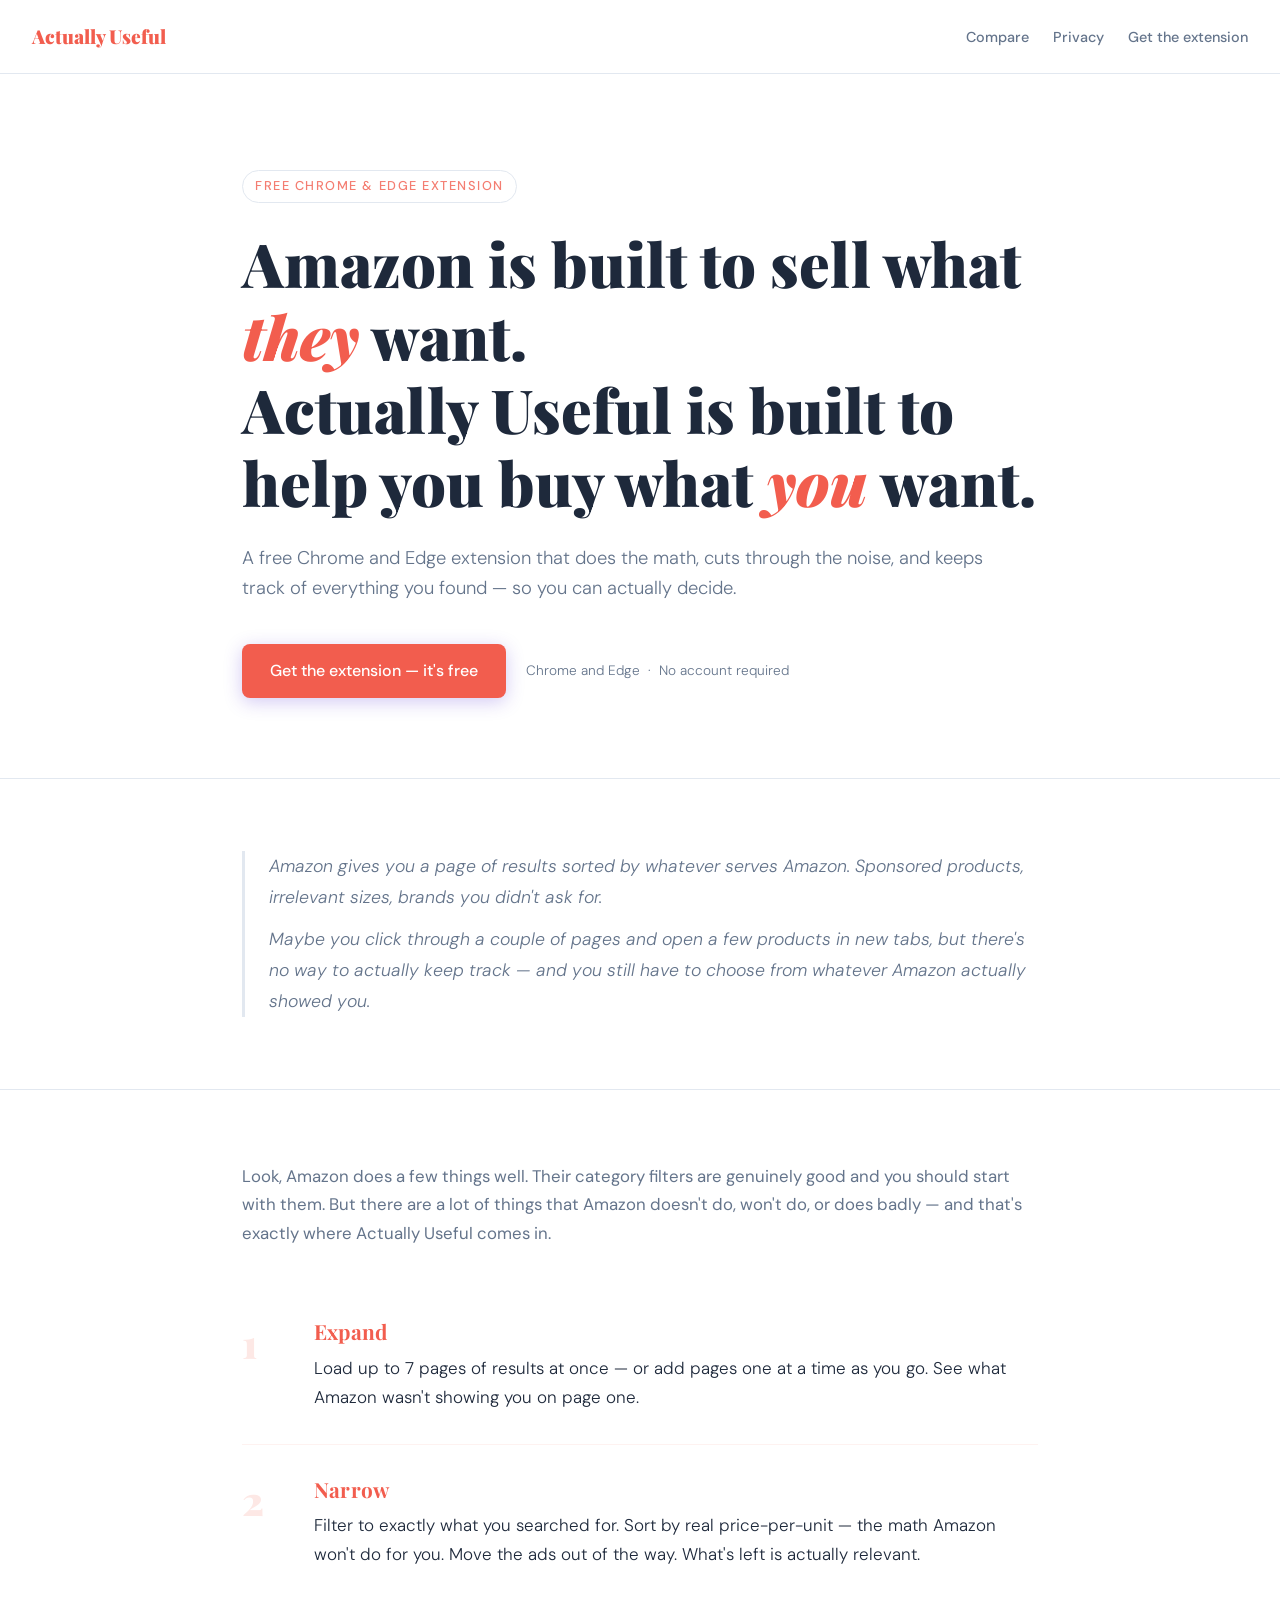
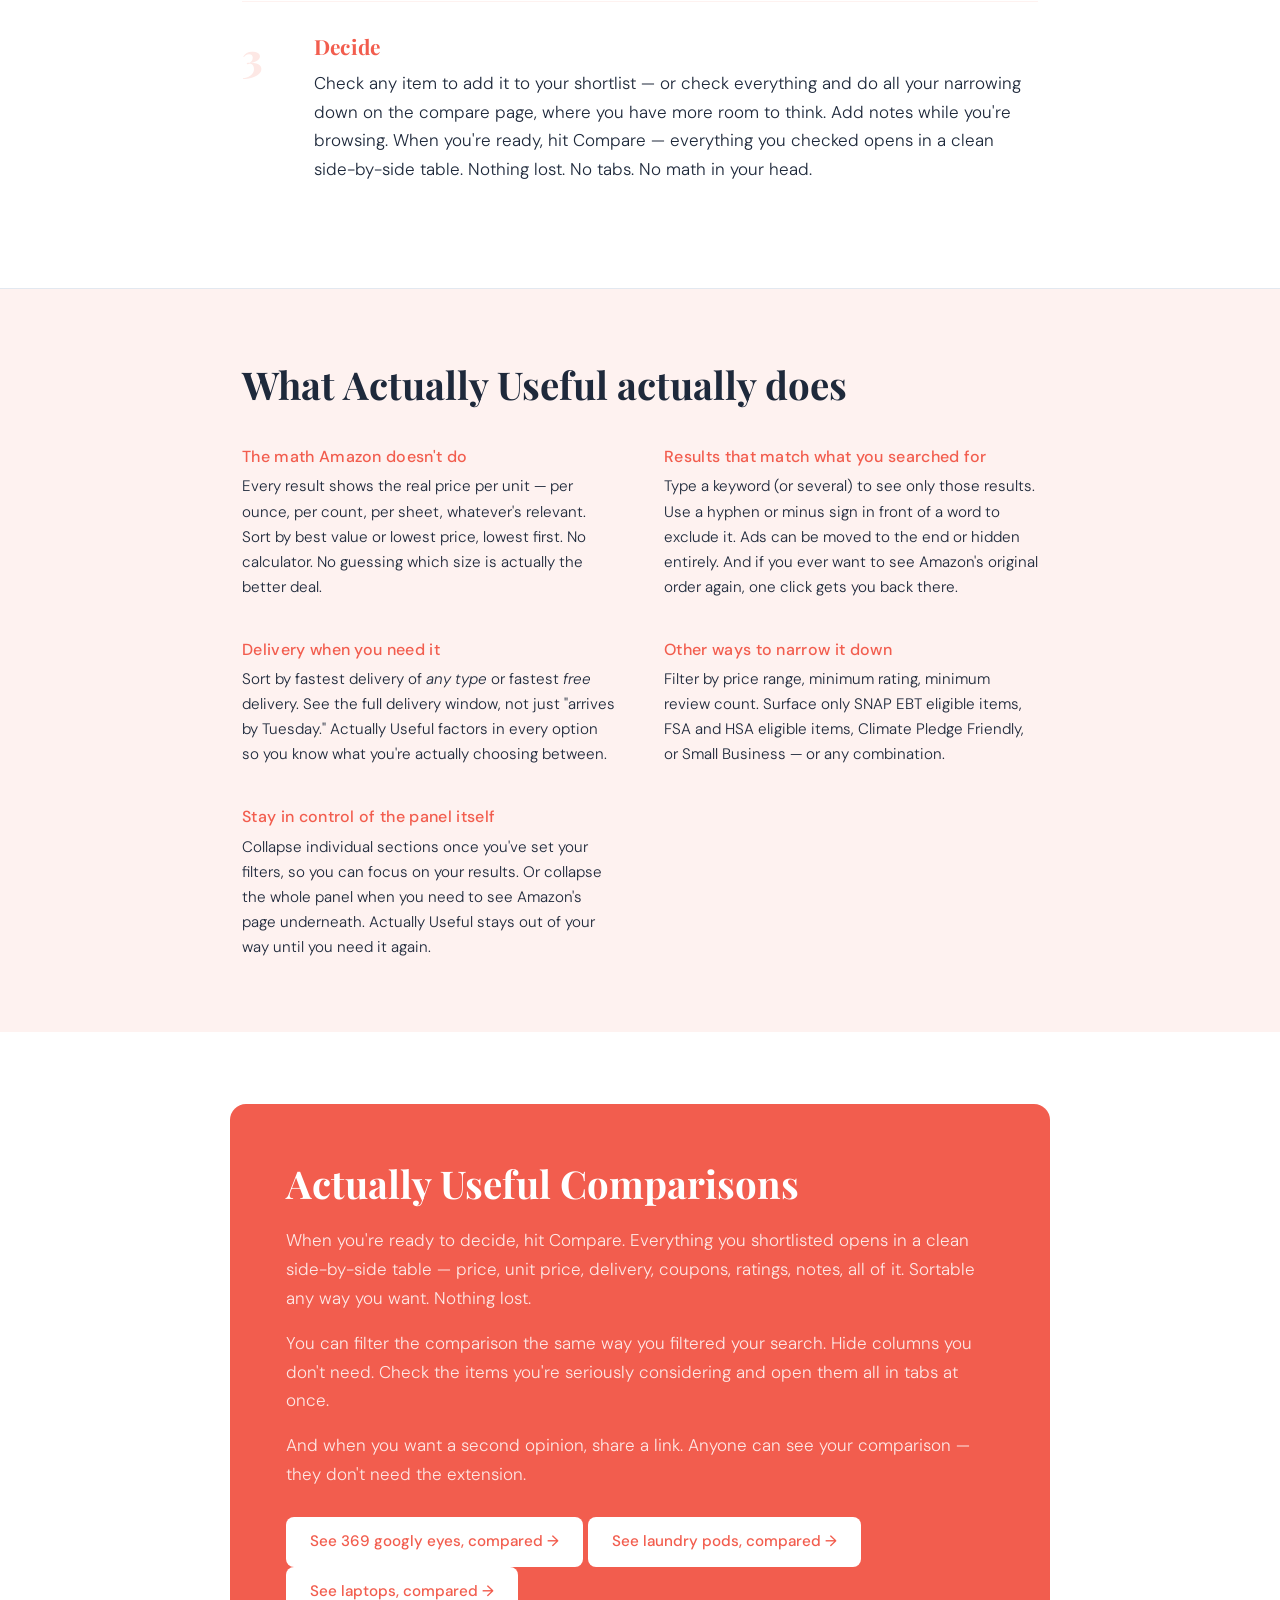
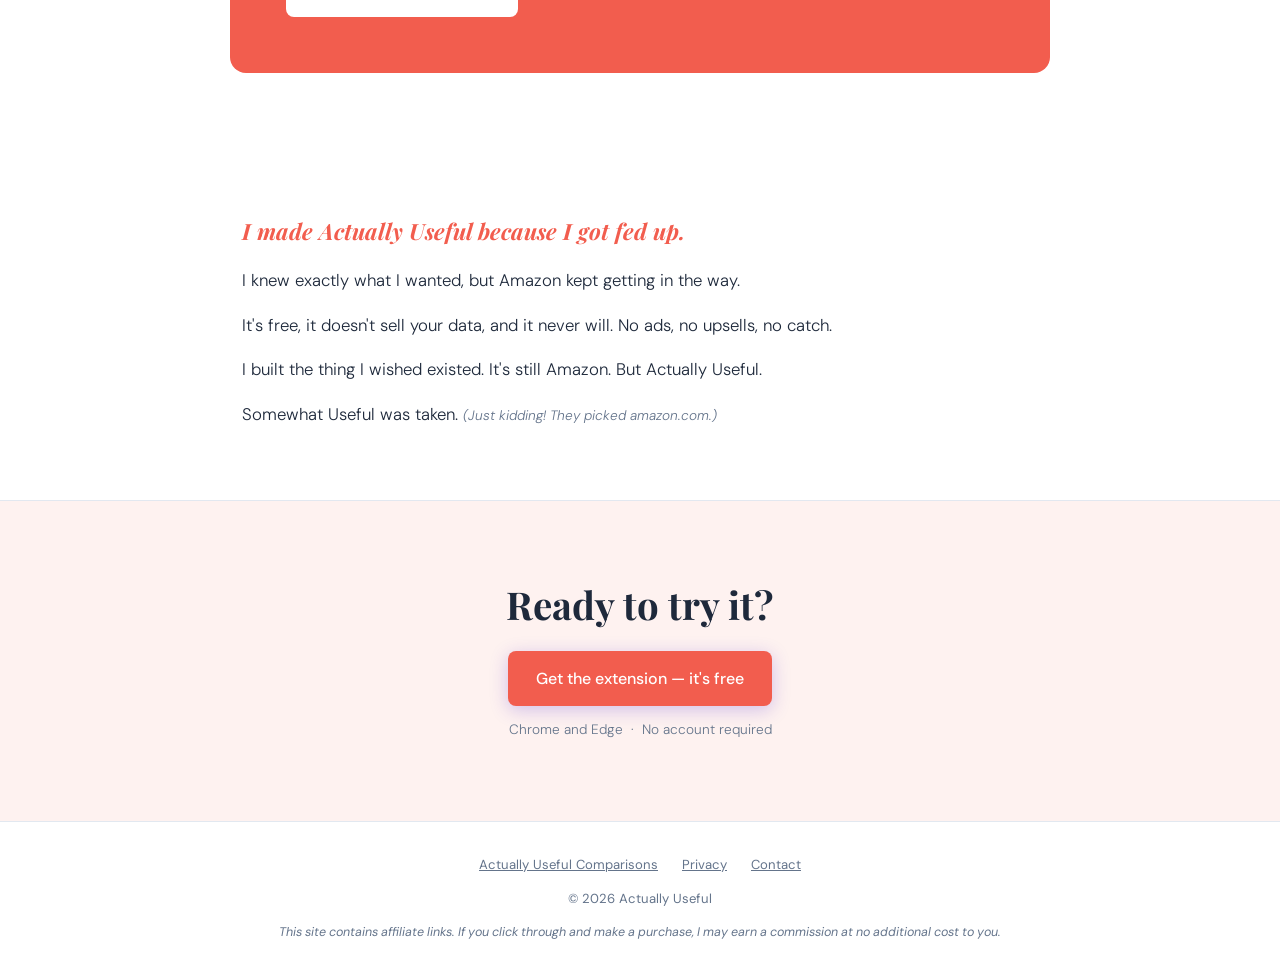
<file: index.html>
<!DOCTYPE html>
<html lang="en">
<head>
  <meta charset="UTF-8" />
  <meta name="viewport" content="width=device-width, initial-scale=1.0" />
  <title>Actually Useful — Amazon but better.</title>
  <meta name="description" content="A free Chrome and Edge extension that does the math, cuts through the noise, and keeps track of everything you found — so you can actually decide." />
  <link rel="preconnect" href="https://fonts.googleapis.com" />
  <link rel="preconnect" href="https://fonts.gstatic.com" crossorigin />
  <link href="https://fonts.googleapis.com/css2?family=Playfair+Display:ital,wght@0,700;0,900;1,700&family=DM+Sans:ital,wght@0,300;0,400;0,500;1,300;1,400&display=swap" rel="stylesheet" />
  <style>
    /* ── Variables ── */
    :root {
      --brand:       #f25d4e;    /* coral */
      --brand-mid:   #c2362a;    /* deep coral */
      --brand-light: #f47d71;    /* mid coral */
      --bg-faint:    #fef2f0;    /* coral wash */
      --bg-hover:    #fde8e5;    /* coral wash hover */
      --text-dark:   #1e293b;    /* slate-800 */
      --text-muted:  #64748b;    /* slate-500 */
      --border:      #e2e8f0;    /* slate-200 */
      --white:       #ffffff;
      --accent:      #fef2f0;    /* coral wash */
    }

    /* ── Reset ── */
    *, *::before, *::after { box-sizing: border-box; margin: 0; padding: 0; }
    html { scroll-behavior: smooth; }
    body {
      font-family: 'DM Sans', sans-serif;
      font-weight: 400;
      color: var(--text-dark);
      background: var(--white);
      line-height: 1.7;
      font-size: 17px;
    }

    /* ── Typography ── */
    h1, h2, h3 {
      font-family: 'Playfair Display', serif;
      line-height: 1.2;
    }
    h1 { font-size: clamp(2.2rem, 5vw, 3.8rem); font-weight: 900; }
    h2 { font-size: clamp(1.6rem, 3vw, 2.4rem); font-weight: 700; }
    h3 { font-size: 1.15rem; font-weight: 700; font-family: 'DM Sans', sans-serif; letter-spacing: 0.01em; }
    p { max-width: 68ch; }
    em { font-style: italic; }
    a { color: var(--brand-mid); text-decoration: underline; }
    a:hover { color: var(--brand-light); }

    /* ── Layout ── */
    .container {
      max-width: 860px;
      margin: 0 auto;
      padding: 0 2rem;
    }

    /* ── Nav ── */
    nav {
      padding: 1.25rem 2rem;
      display: flex;
      align-items: center;
      justify-content: space-between;
      border-bottom: 1px solid var(--border);
      position: sticky;
      top: 0;
      background: rgba(255,255,255,0.95);
      backdrop-filter: blur(8px);
      z-index: 100;
    }
    .nav-brand {
      font-family: 'Playfair Display', serif;
      font-weight: 900;
      font-size: 1.2rem;
      color: var(--brand);
      text-decoration: none;
    }
    .nav-links {
      display: flex;
      gap: 1.5rem;
      list-style: none;
    }
    .nav-links a {
      font-size: 0.9rem;
      font-weight: 500;
      color: var(--text-muted);
      text-decoration: none;
    }
    .nav-links a:hover { color: var(--brand); }

    /* ── Hero ── */
    .hero {
      padding: 6rem 2rem 5rem;
      max-width: 860px;
      margin: 0 auto;
      position: relative;
    }
    .hero-eyebrow {
      display: inline-block;
      font-size: 0.8rem;
      font-weight: 500;
      letter-spacing: 0.12em;
      text-transform: uppercase;
      color: var(--brand-light);
      margin-bottom: 1.5rem;
      border: 1px solid var(--border);
      padding: 0.3rem 0.75rem;
      border-radius: 2rem;
    }
    .hero h1 {
      margin-bottom: 1.5rem;
      color: var(--text-dark);
    }
    .hero h1 em {
      color: var(--brand);
      font-style: italic;
    }
    .hero-sub {
      font-size: 1.15rem;
      font-weight: 300;
      color: var(--text-muted);
      margin-bottom: 2.5rem;
      max-width: 58ch;
      line-height: 1.65;
    }
    .cta-group {
      display: flex;
      align-items: center;
      gap: 1.25rem;
      flex-wrap: wrap;
    }
    .btn-primary {
      display: inline-flex;
      align-items: center;
      gap: 0.5rem;
      background: var(--brand);
      color: var(--white);
      font-family: 'DM Sans', sans-serif;
      font-weight: 500;
      font-size: 1rem;
      padding: 0.85rem 1.75rem;
      border-radius: 0.5rem;
      text-decoration: none;
      transition: background 0.2s, transform 0.15s;
      box-shadow: 0 4px 18px rgba(81,43,211,0.25);
    }
    .btn-primary:hover {
      background: var(--brand-mid);
      color: var(--white);
      transform: translateY(-1px);
      box-shadow: 0 6px 24px rgba(81,43,211,0.32);
    }
    .btn-note {
      font-size: 0.85rem;
      color: var(--text-muted);
      font-weight: 300;
    }

    /* ── Divider ── */
    .divider {
      border: none;
      border-top: 1px solid var(--border);
      margin: 0;
    }

    /* ── Section base ── */
    section {
      padding: 4.5rem 2rem;
      max-width: 860px;
      margin: 0 auto;
    }

    /* ── Problem ── */
    .problem {
      font-size: 1.1rem;
      line-height: 1.75;
      color: var(--text-muted);
      font-weight: 300;
      font-style: italic;
      border-left: 3px solid var(--border);
      padding-left: 1.5rem;
    }
    .problem p + p { margin-top: 0.75rem; }

    /* ── How it works ── */
    .how-intro {
      margin-bottom: 2.5rem;
      font-size: 1.05rem;
      color: var(--text-muted);
    }
    .steps {
      display: flex;
      flex-direction: column;
      gap: 0;
    }
    .step {
      display: grid;
      grid-template-columns: 3rem 1fr;
      gap: 1rem 1.5rem;
      padding: 2rem 0;
      border-bottom: 1px solid var(--bg-faint);
    }
    .step:last-child { border-bottom: none; }
    .step-number {
      font-family: 'Playfair Display', serif;
      font-size: 2.5rem;
      font-weight: 900;
      color: var(--bg-hover);
      line-height: 1;
      padding-top: 0.2rem;
    }
    .step-content h3 {
      font-family: 'Playfair Display', serif;
      font-size: 1.3rem;
      font-weight: 700;
      color: var(--brand);
      margin-bottom: 0.6rem;
    }
    .step-content p {
      color: var(--text-dark);
      font-weight: 300;
    }

    /* ── Features ── */
    .features-section { background: var(--accent); }
    .features-section-inner {
      max-width: 860px;
      margin: 0 auto;
      padding: 4.5rem 2rem;
    }
    .features-grid {
      display: grid;
      grid-template-columns: 1fr 1fr;
      gap: 2.5rem 3rem;
      margin-top: 2.5rem;
    }
    @media (max-width: 600px) {
      .features-grid { grid-template-columns: 1fr; }
    }
    .feature h3 {
      color: var(--brand);
      margin-bottom: 0.5rem;
      font-size: 1rem;
      font-weight: 500;
      letter-spacing: 0.02em;
    }
    .feature p {
      font-size: 0.95rem;
      color: var(--text-dark);
      font-weight: 300;
      line-height: 1.65;
    }

    /* ── Compare callout ── */
    .compare-callout {
      background: var(--brand);
      color: var(--white);
      border-radius: 1rem;
      padding: 3.5rem;
      margin: 0 2rem;
      max-width: 820px;
      margin-left: auto;
      margin-right: auto;
    }
    .compare-callout h2 {
      color: var(--white);
      margin-bottom: 1.25rem;
    }
    .compare-callout p {
      color: rgba(255,255,255,0.85);
      font-weight: 300;
      margin-bottom: 1rem;
    }
    .compare-callout p:last-of-type { margin-bottom: 1.75rem; }
    .btn-secondary {
      display: inline-flex;
      align-items: center;
      gap: 0.5rem;
      background: var(--white);
      color: var(--brand);
      font-family: 'DM Sans', sans-serif;
      font-weight: 500;
      font-size: 0.95rem;
      padding: 0.75rem 1.5rem;
      border-radius: 0.5rem;
      text-decoration: none;
      transition: background 0.2s, transform 0.15s;
    }
    .btn-secondary:hover {
      background: var(--bg-faint);
      color: var(--brand);
      transform: translateY(-1px);
    }

    /* ── Story ── */
    .story p {
      font-size: 1.05rem;
      font-weight: 300;
      color: var(--text-dark);
      margin-bottom: 1rem;
    }
    .story p:last-child { margin-bottom: 0; }
    .story .kicker {
      font-family: 'Playfair Display', serif;
      font-size: 1.4rem;
      font-weight: 700;
      font-style: italic;
      color: var(--brand);
      margin-bottom: 1.25rem;
      line-height: 1.3;
    }
    .story .aside {
      font-size: 1.05rem;
      color: var(--text-dark);
      font-weight: 300;
    }
    .story .aside em {
      font-size: 0.85rem;
      color: var(--text-muted);
      font-style: italic;
    }

    /* ── Footer CTA ── */
    .footer-cta {
      text-align: center;
      padding: 5rem 2rem;
      background: var(--bg-faint);
    }
    .footer-cta h2 {
      margin-bottom: 1rem;
      color: var(--text-dark);
    }
    .footer-cta .cta-group {
      justify-content: center;
      margin-top: 1.5rem;
    }
    .footer-cta .btn-note {
      display: block;
      margin-top: 0.75rem;
      text-align: center;
    }

    /* ── Footer ── */
    footer {
      padding: 2rem;
      text-align: center;
      font-size: 0.82rem;
      color: var(--text-muted);
      border-top: 1px solid var(--border);
    }
    footer a { color: var(--text-muted); }
    footer a:hover { color: var(--brand); }
    .footer-links {
      display: flex;
      justify-content: center;
      gap: 1.5rem;
      margin-bottom: 0.75rem;
      list-style: none;
    }
    .affiliate-note {
      margin-top: 0.75rem;
      font-size: 0.78rem;
      color: var(--text-muted);
      font-style: italic;
    }

    /* ── Scroll reveal ── */
    .reveal {
      opacity: 0;
      transform: translateY(24px);
      transition: opacity 0.55s ease, transform 0.55s ease;
    }
    .reveal.visible {
      opacity: 1;
      transform: none;
    }
  </style>
</head>
<body>

  <!-- Nav -->
  <nav>
    <a class="nav-brand" href="/">Actually Useful</a>
    <ul class="nav-links">
      <li><a href="compare.html">Compare</a></li>
      <li><a href="privacy.html">Privacy</a></li>
      <li><a href="https://chromewebstore.google.com/detail/actually-useful/afhiicllhjbkepbbicjomdcdilefkidk" target="_blank" rel="noopener">Get the extension</a></li>
    </ul>
  </nav>

  <!-- Hero -->
  <div class="hero">
    <span class="hero-eyebrow">Free Chrome &amp; Edge extension</span>
    <h1>Amazon is built to sell what <em>they</em> want.<br>Actually Useful is built to help you buy what <em>you</em> want.</h1>
    <p class="hero-sub">A free Chrome and Edge extension that does the math, cuts through the noise, and keeps track of everything you found — so you can actually decide.</p>
    <div class="cta-group">
      <a class="btn-primary" href="https://chromewebstore.google.com/detail/actually-useful/afhiicllhjbkepbbicjomdcdilefkidk" target="_blank" rel="noopener">
        Get the extension — it's free
      </a>
      <span class="btn-note">Chrome and Edge &nbsp;·&nbsp; No account required</span>
    </div>
  </div>

  <hr class="divider" />

  <!-- Problem -->
  <section class="reveal">
    <div class="problem">
      <p>Amazon gives you a page of results sorted by whatever serves Amazon. Sponsored products, irrelevant sizes, brands you didn't ask for.</p>
      <p>Maybe you click through a couple of pages and open a few products in new tabs, but there's no way to actually keep track — and you still have to choose from whatever Amazon actually showed you.</p>
    </div>
  </section>

  <hr class="divider" />

  <!-- How it works -->
  <section class="reveal">
    <p class="how-intro">Look, Amazon does a few things well. Their category filters are genuinely good and you should start with them. But there are a lot of things that Amazon doesn't do, won't do, or does badly — and that's exactly where Actually Useful comes in.</p>
    <div class="steps">
      <div class="step">
        <div class="step-number">1</div>
        <div class="step-content">
          <h3>Expand</h3>
          <p>Load up to 7 pages of results at once — or add pages one at a time as you go. See what Amazon wasn't showing you on page one.</p>
        </div>
      </div>
      <div class="step">
        <div class="step-number">2</div>
        <div class="step-content">
          <h3>Narrow</h3>
          <p>Filter to exactly what you searched for. Sort by real price-per-unit — the math Amazon won't do for you. Move the ads out of the way. What's left is actually relevant.</p>
        </div>
      </div>
      <div class="step">
        <div class="step-number">3</div>
        <div class="step-content">
          <h3>Decide</h3>
          <p>Check any item to add it to your shortlist — or check everything and do all your narrowing down on the compare page, where you have more room to think. Add notes while you're browsing. When you're ready, hit Compare — everything you checked opens in a clean side-by-side table. Nothing lost. No tabs. No math in your head.</p>
        </div>
      </div>
    </div>
  </section>

  <hr class="divider" />

  <!-- Features -->
  <div class="features-section">
    <div class="features-section-inner reveal">
      <h2>What Actually Useful actually does</h2>
      <div class="features-grid">
        <div class="feature">
          <h3>The math Amazon doesn't do</h3>
          <p>Every result shows the real price per unit — per ounce, per count, per sheet, whatever's relevant. Sort by best value or lowest price, lowest first. No calculator. No guessing which size is actually the better deal.</p>
        </div>
        <div class="feature">
          <h3>Results that match what you searched for</h3>
          <p>Type a keyword (or several) to see only those results. Use a hyphen or minus sign in front of a word to exclude it. Ads can be moved to the end or hidden entirely. And if you ever want to see Amazon's original order again, one click gets you back there.</p>
        </div>
        <div class="feature">
          <h3>Delivery when you need it</h3>
          <p>Sort by fastest delivery of <em>any type</em> or fastest <em>free</em> delivery. See the full delivery window, not just "arrives by Tuesday." Actually Useful factors in every option so you know what you're actually choosing between.</p>
        </div>
        <div class="feature">
          <h3>Other ways to narrow it down</h3>
          <p>Filter by price range, minimum rating, minimum review count. Surface only SNAP EBT eligible items, FSA and HSA eligible items, Climate Pledge Friendly, or Small Business — or any combination.</p>
        </div>
        <div class="feature">
          <h3>Stay in control of the panel itself</h3>
          <p>Collapse individual sections once you've set your filters, so you can focus on your results. Or collapse the whole panel when you need to see Amazon's page underneath. Actually Useful stays out of your way until you need it again.</p>
        </div>
      </div>
    </div>
  </div>

  <!-- Compare callout -->
  <div style="padding: 4.5rem 0;" class="reveal">
    <div class="compare-callout">
      <h2>Actually Useful Comparisons</h2>
      <p>When you're ready to decide, hit Compare. Everything you shortlisted opens in a clean side-by-side table — price, unit price, delivery, coupons, ratings, notes, all of it. Sortable any way you want. Nothing lost.</p>
      <p>You can filter the comparison the same way you filtered your search. Hide columns you don't need. Check the items you're seriously considering and open them all in tabs at once.</p>
      <p>And when you want a second opinion, share a link. Anyone can see your comparison — they don't need the extension.</p>
      <!-- TODO: replace id=72 googly eyes screenshot/link with a more illustrative example once unit display is verified -->
      <!-- Sample comparisons: googly eyes = id=72 (live), laundry pods = id=73, laptop = id=74 -->
      <a class="btn-secondary" href="https://tibbalsgribbin.github.io/actually-useful/compare.html?id=72" target="_blank" rel="noopener">See 369 googly eyes, compared →</a>
      <a class="btn-secondary" href="https://tibbalsgribbin.github.io/actually-useful/compare.html?id=73" target="_blank" rel="noopener">See laundry pods, compared →</a>
      <a class="btn-secondary" href="https://tibbalsgribbin.github.io/actually-useful/compare.html?id=74" target="_blank" rel="noopener">See laptops, compared →</a>
    </div>
  </div>

  <!-- Story -->
  <section class="story reveal">
    <p class="kicker">I made Actually Useful because I got fed up.</p>
    <p>I knew exactly what I wanted, but Amazon kept getting in the way.</p>
    <p>It's free, it doesn't sell your data, and it never will. No ads, no upsells, no catch.</p>
    <p>I built the thing I wished existed. It's still Amazon. But Actually Useful.</p>
    <p class="aside">Somewhat Useful was taken. <em>(Just kidding! They picked amazon.com.)</em></p>
  </section>

  <hr class="divider" />

  <!-- Footer CTA -->
  <div class="footer-cta reveal">
    <h2>Ready to try it?</h2>
    <div class="cta-group">
      <a class="btn-primary" href="https://chromewebstore.google.com/detail/actually-useful/afhiicllhjbkepbbicjomdcdilefkidk" target="_blank" rel="noopener">
        Get the extension — it's free
      </a>
    </div>
    <span class="btn-note">Chrome and Edge &nbsp;·&nbsp; No account required</span>
  </div>

  <!-- Footer -->
  <footer>
    <ul class="footer-links">
      <li><a href="compare.html">Actually Useful Comparisons</a></li>
      <li><a href="privacy.html">Privacy</a></li>
      <li><a href="mailto:butactuallyuseful@gmail.com">Contact</a></li>
    </ul>
    <div>© 2026 Actually Useful</div>
    <div class="affiliate-note">This site contains affiliate links. If you click through and make a purchase, I may earn a commission at no additional cost to you.</div>
  </footer>

  <script>
    // Scroll reveal
    const reveals = document.querySelectorAll('.reveal');
    const observer = new IntersectionObserver((entries) => {
      entries.forEach(entry => {
        if (entry.isIntersecting) {
          entry.target.classList.add('visible');
          observer.unobserve(entry.target);
        }
      });
    }, { threshold: 0.08 });
    reveals.forEach(el => observer.observe(el));
  </script>

</body>
</html>
</file>
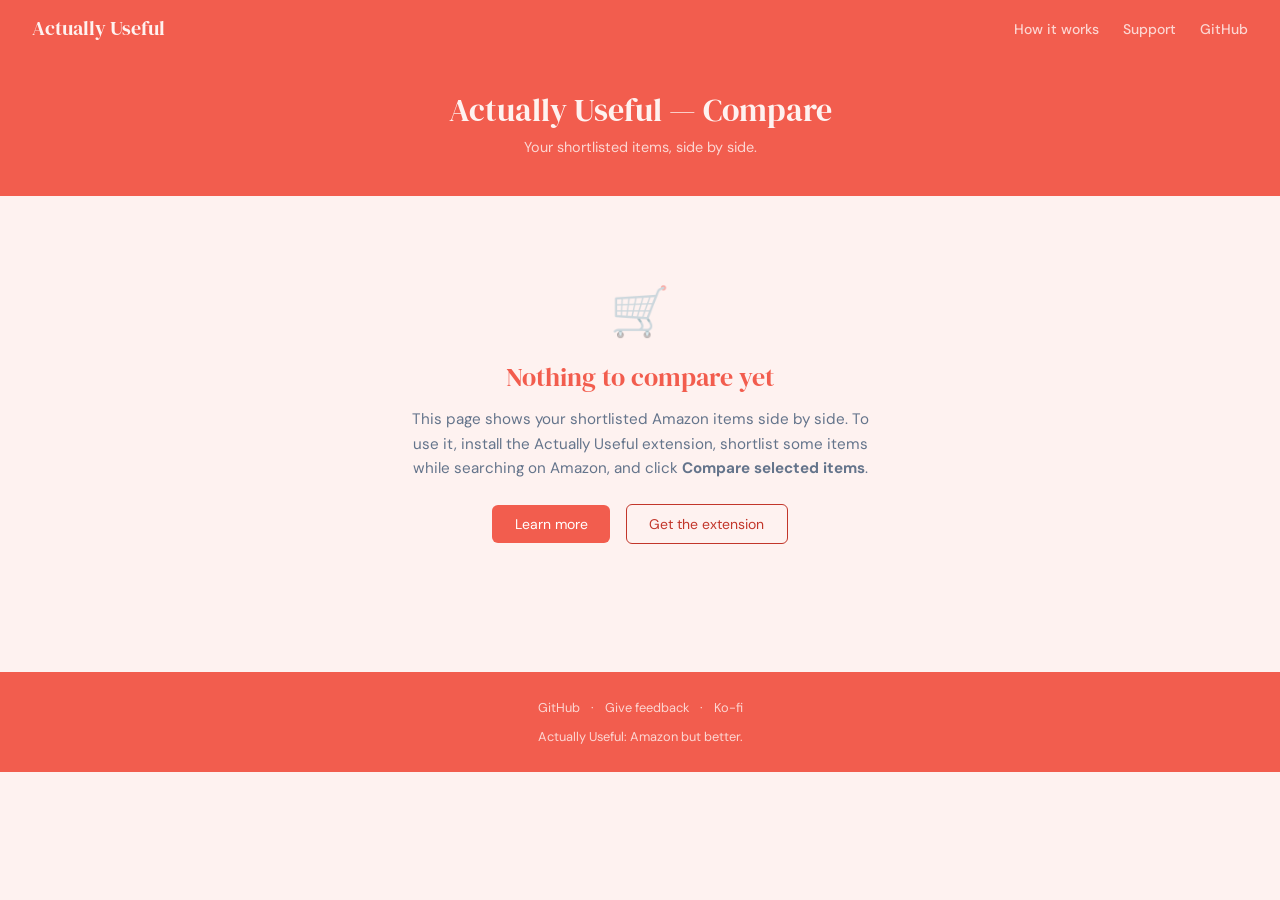
<file: compare.html>
<!DOCTYPE html>
<html lang="en">
<head>
  <meta charset="UTF-8" />
  <meta name="viewport" content="width=device-width, initial-scale=1.0" />
  <title>Actually Useful — Compare</title>
  <link rel="preconnect" href="https://fonts.googleapis.com" />
  <link rel="preconnect" href="https://fonts.gstatic.com" crossorigin />
  <link href="https://fonts.googleapis.com/css2?family=DM+Serif+Display&family=DM+Sans:wght@400;500;600&display=swap" rel="stylesheet" />

  <style>
    /* ── Variables ───────────────────────────────────────────── */
    :root {
      --warm:        #fef2f0;    /* light coral tint — background */
      --coral:       #f25d4e;    /* brand primary — headers & nav */
      --coral-deep:  #c2362a;    /* brand deep — links & buttons */
      --coral-lt:    #fcc8c3;    /* light coral — pills */
      --gold:        #BDB96A;    /* gold — star ratings */
      --muted:       #64748b;    /* muted text */
      --border:      #e2e8f0;    /* light border */
      --red:         #c94b2e;
      --amber:       #D4920A;    /* amber — best value */
    }

    *, *::before, *::after { box-sizing: border-box; margin: 0; padding: 0; }

    body {
      font-family: 'DM Sans', sans-serif;
      background: var(--warm);
      color: #1e293b;
      min-height: 100vh;
    }

    /* ── Nav ─────────────────────────────────────────────────── */
    nav {
      background: var(--coral);
      padding: 0 2rem;
      display: flex;
      align-items: center;
      justify-content: space-between;
      height: 56px;
    }

    .nav-brand {
      font-family: 'DM Serif Display', serif;
      color: var(--warm);
      font-size: 1.25rem;
      text-decoration: none;
    }

    .nav-links {
      display: flex;
      gap: 1.5rem;
      list-style: none;
    }

    .nav-links a {
      color: rgba(255,255,255,0.75);
      text-decoration: none;
      font-size: 0.875rem;
      font-weight: 500;
      transition: color 0.15s;
    }

    .nav-links a:hover { color: var(--warm); }

    /* ── Page header ─────────────────────────────────────────── */
    .page-header {
      background: var(--coral);
      padding: 2rem 2rem 2.5rem;
      text-align: center;
    }

    .page-header h1 {
      font-family: 'DM Serif Display', serif;
      color: var(--warm);
      font-size: 2rem;
      font-weight: 400;
      margin-bottom: 0.4rem;
    }

    .page-header p {
      color: rgba(255,255,255,0.75);
      font-size: 0.9rem;
    }

    /* ── Main content ────────────────────────────────────────── */
    main {
      max-width: 1600px;
      margin: 0 auto;
      padding: 1.25rem 0.5rem 4rem;
    }

    /* ── Meta bar ────────────────────────────────────────────── */
    /* ── Filter bar ──────────────────────────────────────────── */
    #filter-bar {
      border: 1px solid var(--border);
      border-radius: 8px;
      margin-bottom: 1rem;
      background: #fef2f0;
      overflow: hidden;
    }

    #filter-bar-header {
      display: flex;
      align-items: center;
      justify-content: space-between;
      padding: 0.5rem 0.9rem;
      background: var(--coral);
      color: var(--warm);
    }

    #filter-bar-title {
      font-weight: 400;
      font-size: 0.875rem;
      letter-spacing: 0.02em;
    }

    #filter-bar-toggle {
      background: none;
      border: none;
      color: var(--warm);
      font-size: 0.8rem;
      cursor: pointer;
      padding: 0.2rem 0.4rem;
      border-radius: 4px;
      opacity: 0.85;
    }
    #filter-bar-toggle:hover { opacity: 1; }

    #filter-bar-body {
      padding: 0.75rem 0.9rem;
    }

    .fb-row {
      display: flex;
      flex-wrap: wrap;
      gap: 0.75rem;
      align-items: flex-end;
    }

    .fb-label {
      display: flex;
      flex-direction: column;
      gap: 0.25rem;
      font-size: 0.78rem;
      font-weight: 400;
      color: #1e293b;
    }

    .fb-label input[type="text"],
    .fb-label input[type="number"],
    .fb-label select {
      padding: 0.3rem 0.5rem;
      border: 1px solid var(--border);
      border-radius: 4px;
      font-size: 0.85rem;
      background: #fff;
      color: #1e293b;
      min-width: 140px;
    }

    .fb-label input[type="text"]   { min-width: 220px; }
    .fb-label input[type="number"] { width: 80px; min-width: 0; }

    /* ── Action bar (appears when rows are checked) ───────────── */
    #action-bar {
      display: none;
      align-items: center;
      gap: 0.75rem;
      flex-wrap: wrap;
      padding: 0.6rem 1rem;
      background: #f25d4e;
      color: #ffffff;
      border-radius: 8px;
      margin-bottom: 0.75rem;
      font-size: 0.875rem;
    }
    #action-bar.visible { display: flex; }
    #action-bar .action-count { flex: 1; font-weight: 400; }
    #action-bar .btn-action {
      background: #f25d4e; color: #ffffff; border: none;
      padding: 0.35rem 0.85rem; border-radius: 4px; cursor: pointer;
      font-size: 0.82rem; font-weight: 400; font-family: inherit;
      white-space: nowrap;
    }
    #action-bar .btn-action:hover { background: #c2362a; }
    #action-bar .btn-action-ghost {
      background: transparent; color: #ffffff;
      border: 1px solid rgba(255,255,255,0.4);
      padding: 0.35rem 0.85rem; border-radius: 4px; cursor: pointer;
      font-size: 0.82rem; font-weight: 400; font-family: inherit;
      white-space: nowrap;
    }
    #action-bar .btn-action-ghost:hover { background: rgba(255,255,255,0.1); }

    /* ── Row checkbox column ─────────────────────────────────── */
    .col-cb { width: 32px; padding: 0.75rem 0.5rem; text-align: center; }
    .col-cb input[type="checkbox"] { width: 1rem; height: 1rem; cursor: pointer; accent-color: #f25d4e; }
    thead .col-cb input[type="checkbox"] { accent-color: #f25d4e; }

    /* ── Thumbnail ───────────────────────────────────────────── */
    .col-thumb { width: 64px; padding: 0.5rem; }
    .col-thumb img { width: 56px; height: 56px; object-fit: contain; border-radius: 4px; display: block; }

    /* ── Editable note textarea ──────────────────────────────── */
    .note-textarea {
      width: 100%; min-height: 40px; resize: vertical;
      border: 1px solid #e2e8f0; border-radius: 4px;
      padding: 4px 6px; font-size: 0.8rem; font-family: inherit;
      color: #1e293b; background: #fff; box-sizing: border-box;
    }
    .note-textarea:focus { outline: none; border-color: #f25d4e; }

    .fb-checkbox {
      flex-direction: row;
      align-items: center;
      gap: 0.4rem;
      padding-bottom: 0.35rem;
    }
    .fb-checkbox input { width: 1rem; height: 1rem; cursor: pointer; }

    /* ── Meta bar ────────────────────────────────────────────── */
    .meta-bar {
      display: flex;
      align-items: center;
      justify-content: space-between;
      margin-bottom: 1.25rem;
      flex-wrap: wrap;
      gap: 0.75rem;
    }

    .meta-bar .item-count {
      font-size: 0.875rem;
      color: var(--muted);
    }

    .meta-bar .item-count strong {
      color: var(--coral);
    }

    .search-term-badge {
      background: #fcc8c3;
      color: #1e293b;
      border: 1px solid #f9a49d;
      border-radius: 4px;
      padding: 0.2rem 0.6rem;
      font-size: 0.8rem;
      font-weight: 400;
    }

    /* ── Table wrapper ───────────────────────────────────────── */
    .table-wrapper {
      overflow-x: auto;
      overflow-y: auto;
      max-height: 80vh;
      border: 1px solid var(--border);
      border-radius: 8px;
      box-shadow: 0 2px 8px rgba(26,16,53,0.08);
    }

    table {
      width: 100%;
      border-collapse: collapse;
      font-size: 0.875rem;
      background: #FFFFFF;
    }

    thead {
      background: var(--coral);
      color: var(--warm);
      position: sticky;
      top: 0;
      z-index: 10;
    }

    thead th {
      padding: 0.75rem 1rem;
      text-align: left;
      font-weight: 400;
      font-size: 0.78rem;
      letter-spacing: 0.04em;
      text-transform: uppercase;
      white-space: nowrap;
      cursor: pointer;
      user-select: none;
    }

    thead th:hover { background: rgba(255,255,255,0.1); }

    thead th.sorted-asc::after  { content: ' ▲'; font-size: 0.65rem; }
    thead th.sorted-desc::after { content: ' ▼'; font-size: 0.65rem; }

    tbody tr {
      border-bottom: 1px solid var(--border);
      transition: background 0.1s;
    }

    tbody tr:last-child { border-bottom: none; }
    tbody tr:hover { background: #fde8e5; }

    td {
      padding: 0.75rem 1rem;
      vertical-align: top;
      overflow-wrap: break-word;
      word-break: break-word;
      max-width: 0;
    }

    /* ── Column-specific styles ──────────────────────────────── */
    .col-title {
      min-width: 220px;
      max-width: 320px;
    }

    .col-title a {
      color: var(--coral-deep);
      text-decoration: none;
      font-weight: 500;
      line-height: 1.4;
      display: block;
    }

    .col-title a:hover { text-decoration: underline; }

    .col-price { min-width: 80px; font-weight: 400; }

    .col-ppu {
      min-width: 90px;
    }

    .best-value {
      color: var(--amber);
      font-weight: 500;
    }

    .best-value-star {
      display: inline-block;
      margin-left: 0.25rem;
      font-size: 0.85rem;
    }

    .col-free-delivery { min-width: 130px; }
    .col-fast-delivery { min-width: 130px; }
    .col-rating   { white-space: nowrap; min-width: 100px; }
    .col-reviews  { min-width: 70px; }
    .col-brand    { color: var(--muted); font-size: 0.85rem; min-width: 80px; }
    .col-note     { min-width: 160px; color: var(--muted); font-style: italic; }

    .pill {
      display: inline-block;
      padding: 0.15rem 0.5rem;
      border-radius: 999px;
      font-size: 0.75rem;
      font-weight: 400;
      white-space: nowrap;
    }

    .pill-prime   { background: #fcc8c3; color: #1e293b; border: 1px solid #f9a49d; }
    .pill-coupon  { background: #fcc8c3; color: #1e293b; border: 1px solid #f9a49d; }
    .pill-snap    { background: #bbf7d0; color: #065f46; border: 1px solid #6ee7b7; }
    .pill-fsa     { background: #dbeafe; color: #1558b0; border: 1px solid #93c5fd; }
    .pill-climate { background: #d1fae5; color: #2d6a4f; border: 1px solid #6ee7b7; }
    .pill-sb      { background: #ffedd5; color: #c45500; border: 1px solid #fdba74; }
    .pill-return  { background: #FFA590; color: #5c2415; border: 1px solid #F28B73; }

    .stars {
      color: var(--gold);
      letter-spacing: -0.05em;
    }

    .rating-num {
      color: var(--coral);
      font-weight: 400;
    }

    .na { color: #877891; font-size: 0.8rem; }

    /* ── Resizable columns ───────────────────────────────────── */
    thead th {
      position: relative;
    }

    .col-resizer {
      position: absolute;
      right: 0;
      top: 0;
      height: 100%;
      width: 6px;
      cursor: col-resize;
      user-select: none;
      z-index: 1;
    }

    .col-resizer:hover,
    .col-resizer.resizing {
      background: rgba(255,255,255,0.35);
    }

    /* ── Sticky horizontal scrollbar ─────────────────────────── */
    #scroll-mirror-wrapper {
      position: sticky;
      bottom: 0;
      z-index: 20;
      overflow-x: auto;
      overflow-y: hidden;
      background: #fff;
      border-top: 1px solid var(--border);
      height: 14px;
    }

    #scroll-mirror-inner {
      height: 1px;
    }
    .state-box {
      text-align: center;
      padding: 4rem 2rem;
    }

    .state-box .icon {
      font-size: 3rem;
      margin-bottom: 1rem;
      opacity: 0.4;
    }

    .state-box h2 {
      font-family: 'DM Serif Display', serif;
      font-size: 1.6rem;
      font-weight: 400;
      color: var(--coral);
      margin-bottom: 0.75rem;
    }

    .state-box p {
      color: var(--muted);
      max-width: 480px;
      margin: 0 auto 1.5rem;
      line-height: 1.6;
      font-size: 0.95rem;
    }

    .btn {
      display: inline-block;
      padding: 0.6rem 1.4rem;
      border-radius: 6px;
      font-family: 'DM Sans', sans-serif;
      font-weight: 400;
      font-size: 0.875rem;
      text-decoration: none;
      transition: opacity 0.15s;
      cursor: pointer;
    }

    .btn:hover { opacity: 0.85; }
    .btn:active { transform: translateY(1px); opacity: 0.75; }

    .btn-primary { background: var(--coral); color: #ffffff; }
    .btn-ghost   { background: transparent; color: var(--coral-deep); border: 1.5px solid var(--coral-deep); margin-left: 0.75rem; }

    /* ── Footer ──────────────────────────────────────────────── */
    footer {
      background: var(--coral);
      color: rgba(255,255,255,0.75);
      text-align: center;
      padding: 1.5rem;
      font-size: 0.8rem;
      line-height: 1.8;
    }

    footer a {
      color: rgba(255,255,255,0.75);
      text-decoration: none;
    }

    footer a:hover { color: #ffffff; }

    .footer-sep { margin: 0 0.5rem; }

    /* ── Disclaimer ──────────────────────────────────────────── */
    .affiliate-note {
      margin-top: 1.25rem;
      font-size: 0.78rem;
      color: var(--muted);
      text-align: center;
    }

    /* ── Row ⋯ menu column ───────────────────────────────────── */
    .col-row-menu {
      width: 32px;
      padding: 0.5rem 0.25rem;
      text-align: center;
      position: relative;
    }

    .row-menu-btn {
      background: none;
      border: none;
      cursor: pointer;
      font-size: 1rem;
      color: var(--muted);
      padding: 0.1rem 0.3rem;
      border-radius: 4px;
      line-height: 1;
      font-family: inherit;
    }

    .row-menu-btn:hover { background: #e2e8f0; color: #1e293b; }

    .row-menu-popover {
      position: absolute;
      top: 100%;
      left: 0;
      z-index: 200;
      background: #fff;
      border: 1px solid #e2e8f0;
      border-radius: 6px;
      box-shadow: 0 4px 12px rgba(0,0,0,0.12);
      min-width: 200px;
      padding: 0.35rem 0;
    }

    .row-menu-item {
      display: block;
      width: 100%;
      text-align: left;
      background: none;
      border: none;
      padding: 0.5rem 1rem;
      font-size: 0.85rem;
      font-family: inherit;
      color: #1e293b;
      cursor: pointer;
      white-space: nowrap;
    }

    .row-menu-item:hover { background: #fef2f0; }

    /* ── Bug report overlay ──────────────────────────────────── */
    .compare-bug-overlay {
      position: fixed;
      top: 50%;
      left: 50%;
      transform: translate(-50%, -50%);
      z-index: 1000;
      background: #fff;
      border: 1px solid #e2e8f0;
      border-radius: 8px;
      box-shadow: 0 8px 32px rgba(0,0,0,0.18);
      width: 420px;
      max-width: calc(100vw - 2rem);
      font-family: 'DM Sans', sans-serif;
    }

    .compare-bug-overlay-backdrop {
      position: fixed;
      inset: 0;
      z-index: 999;
      background: rgba(0,0,0,0.25);
    }

    .compare-bug-header {
      display: flex;
      align-items: center;
      justify-content: space-between;
      padding: 0.85rem 1rem 0.75rem;
      border-bottom: 1px solid #e2e8f0;
    }

    .compare-bug-header-title {
      font-weight: 500;
      font-size: 0.95rem;
      color: #1e293b;
    }

    .compare-bug-close {
      background: none;
      border: none;
      font-size: 1.1rem;
      cursor: pointer;
      color: var(--muted);
      padding: 0.1rem 0.3rem;
      border-radius: 4px;
      line-height: 1;
      font-family: inherit;
    }

    .compare-bug-close:hover { background: #e2e8f0; }

    .compare-bug-item-ctx {
      padding: 0.6rem 1rem;
      font-size: 0.82rem;
      color: var(--muted);
      border-bottom: 1px solid #e2e8f0;
      font-style: italic;
      overflow: hidden;
      text-overflow: ellipsis;
      white-space: nowrap;
    }

    .compare-bug-body { padding: 0.85rem 1rem 1rem; }

    .compare-bug-cat-label {
      font-size: 0.82rem;
      font-weight: 500;
      color: #1e293b;
      margin-bottom: 0.5rem;
    }

    .compare-bug-cat-label.error-highlight { color: var(--coral-deep); }

    .compare-bug-radio {
      display: flex;
      align-items: center;
      gap: 0.5rem;
      font-size: 0.875rem;
      color: #1e293b;
      margin-bottom: 0.35rem;
      cursor: pointer;
    }

    .compare-bug-radio input { cursor: pointer; accent-color: var(--coral); }

    .compare-bug-notes-label {
      font-size: 0.82rem;
      font-weight: 500;
      color: #1e293b;
      margin-top: 0.85rem;
      margin-bottom: 0.35rem;
    }

    .compare-bug-optional {
      font-weight: 400;
      color: var(--muted);
    }

    .compare-bug-notes {
      width: 100%;
      border: 1px solid #e2e8f0;
      border-radius: 4px;
      padding: 0.4rem 0.6rem;
      font-size: 0.875rem;
      font-family: inherit;
      color: #1e293b;
      resize: vertical;
      box-sizing: border-box;
    }

    .compare-bug-notes:focus { outline: none; border-color: var(--coral); }

    .compare-bug-transparency {
      font-size: 0.78rem;
      color: var(--muted);
      margin-top: 0.75rem;
      line-height: 1.5;
    }

    .compare-bug-actions {
      display: flex;
      gap: 0.5rem;
      margin-top: 0.85rem;
    }

    .compare-bug-send {
      background: var(--coral);
      color: #fff;
      border: none;
      padding: 0.45rem 1.1rem;
      border-radius: 5px;
      font-size: 0.875rem;
      font-family: inherit;
      font-weight: 500;
      cursor: pointer;
    }

    .compare-bug-send:hover { background: var(--coral-deep); }
    .compare-bug-send:disabled { opacity: 0.6; cursor: default; }

    .compare-bug-cancel {
      background: transparent;
      color: var(--muted);
      border: 1px solid #e2e8f0;
      padding: 0.45rem 1rem;
      border-radius: 5px;
      font-size: 0.875rem;
      font-family: inherit;
      cursor: pointer;
    }

    .compare-bug-cancel:hover { background: #f8fafc; }
    .compare-bug-cancel:disabled { opacity: 0.6; cursor: default; }

    .compare-bug-success {
      text-align: center;
      padding: 1.5rem 1rem;
      font-size: 0.95rem;
      color: #1e293b;
    }

    .compare-bug-error {
      font-size: 0.82rem;
      color: var(--coral-deep);
      margin-top: 0.5rem;
    }

    .compare-bug-retry {
      background: none;
      border: none;
      color: var(--coral-deep);
      text-decoration: underline;
      cursor: pointer;
      font-size: 0.82rem;
      font-family: inherit;
      padding: 0;
    }
  </style>
</head>
<body>

  <!-- Nav -->
  <nav>
    <a class="nav-brand" href="index.html">Actually Useful</a>
    <ul class="nav-links">
      <li><a href="index.html#how-it-works">How it works</a></li>
      <li><a href="index.html#support">Support</a></li>
      <li><a href="https://github.com/tibbalsgribbin/actually-useful" target="_blank">GitHub</a></li>
    </ul>
  </nav>

  <!-- Page header -->
  <div class="page-header">
    <h1>Actually Useful — Compare</h1>
    <p>Your shortlisted items, side by side.</p>
  </div>

  <!-- Main -->
  <main id="main-content">
    <!-- Populated by JS -->
  </main>

  <!-- Footer -->
  <footer>
    <div>
      <a href="https://github.com/tibbalsgribbin/actually-useful" target="_blank">GitHub</a>
      <span class="footer-sep">·</span>
      <a id="feedback-link" href="https://forms.gle/XU8RpYM3cGFTwQQ86" target="_blank">Give feedback</a>
      <script>
        (function() {
          const ua = navigator.userAgent;
          const browser = /Edg\//.test(ua) ? 'Edge' : /Chrome\//.test(ua) ? 'Chrome' : /Firefox\//.test(ua) ? 'Firefox' : /Safari\//.test(ua) ? 'Safari' : 'Other';
          const url = 'https://docs.google.com/forms/d/1AnG9frYVy7I2KUh27Re9iIJtwwqdzpa0qceFyGxZ-pE/viewform?usp=pp_url&entry.1362282898=website&entry.1312500883=' + encodeURIComponent(browser);
          document.getElementById('feedback-link').href = url;
        })();
      </script>
      <span class="footer-sep">·</span>
      <a href="https://ko-fi.com/butactuallyuseful" target="_blank">Ko-fi</a>
    </div>
    <div style="margin-top:0.4rem;">Actually Useful: Amazon but better.</div>
  </footer>

<script>
  // ── Config ────────────────────────────────────────────────────
  const AFFILIATE_TAG = 'PLACEHOLDER-20'; // Replace before Associates launch

  const SUPABASE_URL = 'https://bnqgeguulurcrbkdpfzv.supabase.co';
  const SUPABASE_KEY = 'sb_publishable_h70-MNvomO4EpJrpXgcdjw__motBOdi';

  // ── Compare version (for bug report payload) ──────────────────
  const COMPARE_VERSION = 'compare-v1.1.0';

  // ── Bug report session ID (new UUID per page load) ────────────
  var COMPARE_BUG_SESSION_ID = (function() {
    try { return crypto.randomUUID(); } catch(e) { return 'ses-' + Math.random().toString(36).slice(2); }
  })();

  // ── Helpers ───────────────────────────────────────────────────
  function affiliateUrl(asin) {
    return `https://www.amazon.com/dp/${asin}?tag=${AFFILIATE_TAG}`;
  }

  function esc(str) {
    if (!str) return '';
    return String(str)
      .replace(/&/g, '&amp;')
      .replace(/</g, '&lt;')
      .replace(/>/g, '&gt;')
      .replace(/"/g, '&quot;');
  }

  // Highlight keyword matches in a title string using the current Include filter
  function highlightTitle(title, includeRaw) {
    if (!includeRaw || !includeRaw.trim()) return esc(title);
    var parsed = auParseKeywords(includeRaw);
    var allTokens = [];
    parsed.requiredGroups.forEach(function(grp) { allTokens = allTokens.concat(grp); });
    // Build list of match ranges in the title
    var ranges = [];
    var lowerTitle = title.toLowerCase();
    allTokens.forEach(function(tok) {
      if (tok.type === 'phrase') {
        var idx = lowerTitle.indexOf(tok.value);
        while (idx !== -1) { ranges.push([idx, idx + tok.value.length]); idx = lowerTitle.indexOf(tok.value, idx + 1); }
      } else if (tok.type === 'word') {
        var idx2 = lowerTitle.indexOf(tok.value);
        while (idx2 !== -1) { ranges.push([idx2, idx2 + tok.value.length]); idx2 = lowerTitle.indexOf(tok.value, idx2 + 1); }
      } else if (tok.type === 'wildcard') {
        // Match each word in title against pattern
        var words = title.split(/(\s+)/);
        var pos = 0;
        words.forEach(function(chunk) {
          var bare = chunk.toLowerCase().replace(/^[^a-z0-9]+|[^a-z0-9]+$/g, '');
          if (bare && tok.pattern.test(bare)) {
            // find bare within chunk
            var bstart = chunk.toLowerCase().indexOf(bare);
            ranges.push([pos + bstart, pos + bstart + bare.length]);
          }
          pos += chunk.length;
        });
      }
    });
    if (ranges.length === 0) return esc(title);
    // Merge overlapping ranges
    ranges.sort(function(a, b) { return a[0] - b[0]; });
    var merged = [ranges[0]];
    for (var i = 1; i < ranges.length; i++) {
      var last = merged[merged.length - 1];
      if (ranges[i][0] <= last[1]) { last[1] = Math.max(last[1], ranges[i][1]); }
      else { merged.push(ranges[i]); }
    }
    // Build highlighted HTML
    var out = '';
    var prev = 0;
    merged.forEach(function(r) {
      out += esc(title.slice(prev, r[0]));
      out += '<mark style="background:#fef08a;color:inherit;">' + esc(title.slice(r[0], r[1])) + '</mark>';
      prev = r[1];
    });
    out += esc(title.slice(prev));
    return out;
  }

  function na(val, render) {
    if (val === null || val === undefined || val === '' || val === false) {
      return '<span class="na">—</span>';
    }
    return render ? render(val) : esc(String(val));
  }

  function renderStars(rating) {
    if (!rating) return '<span class="na">—</span>';
    const r = parseFloat(rating);
    const full  = Math.floor(r);
    const half  = (r - full) >= 0.25 && (r - full) < 0.75 ? 1 : 0;
    const empty = 5 - full - half;
    const stars = '★'.repeat(full) + (half ? '½' : '') + '☆'.repeat(empty);
    return `<span class="stars">${stars}</span> <span class="rating-num">${r.toFixed(1)}</span>`;
  }

  function formatReviews(n) {
    if (!n && n !== 0) return '<span class="na">—</span>';
    return Number(n).toLocaleString();
  }

  // Format a delivery date string, appending time window if available
  function formatDeliveryDate(dateStr, ts, windowMinutes, windowEnd) {
    if (!dateStr) return '';
    if (windowMinutes != null) {
      var h = Math.floor(windowMinutes / 60);
      var meridiem = h < 12 ? 'AM' : 'PM';
      var h12 = h === 0 ? 12 : h > 12 ? h - 12 : h;
      var startStr = h12 + ' ' + meridiem;
      if (windowEnd != null) {
        var he = Math.floor(windowEnd / 60);
        var meridiemE = he < 12 ? 'AM' : 'PM';
        var h12e = he === 0 ? 12 : he > 12 ? he - 12 : he;
        return esc(dateStr) + ', ' + startStr + '–' + h12e + ' ' + meridiemE;
      }
      return esc(dateStr) + ', by ' + startStr;
    }
    return esc(dateStr);
  }

  // Render coupon cell: label only — price info is already in the Price column
  function renderCouponCell(item) {
    var parts = [];
    if (item.hasCoupon) {
      parts.push('<span class="pill pill-coupon">Coupon</span>');
    } else if (item.sns) {
      var snsStr = item.sns === 'unknown' ? 'Subscribe &amp; Save' : esc(item.sns) + ' with S&amp;S';
      parts.push('<span class="pill pill-coupon">' + snsStr + '</span>');
    } else if (item.savings) {
      parts.push('<span class="pill pill-coupon">' + esc(item.savings) + '</span>');
    } else if (item.couponPillOnly) {
      parts.push('<span class="pill pill-coupon">Check Amazon</span>');
    }
    if (item.isSnap) {
      parts.push('<span class="pill pill-snap">SNAP EBT</span>');
    }
    if (item.isFsaHsa) {
      parts.push('<span class="pill pill-fsa">FSA or HSA eligible</span>');
    }
    if (item.isClimatePledge) {
      parts.push('<span class="pill pill-climate">Climate Pledge Friendly</span>');
    }
    if (item.isSmallBusiness) {
      parts.push('<span class="pill pill-sb">Small Business</span>');
    }
    return parts.length ? parts.join(' ') : '<span class="na">—</span>';
  }

  // Find all indices that share the best (lowest) PPU value, for highlighting.
  // Normalizes liquid units (ml/fl oz) to fl oz for fair comparison.
  // Round to 6dp before comparing to avoid floating-point mismatch on equal values.
  function findBestPpuIndices(items) {
    const round = v => Math.round(v * 1e6) / 1e6;
    function getNormalizedPPU(item) {
      const v = parseFloat(item.ppu);
      if (isNaN(v) || v <= 0) return null;
      // If a liquid display unit is active, normalize through that unit
      if (liquidDisplayUnit && isLiquidUnit(item.ppuUnit)) {
        const conv = convertLiquidPPU(v, item.ppuUnit, liquidDisplayUnit);
        return conv != null ? conv : v;
      }
      // Otherwise normalize all liquids to fl oz for comparison
      if (isLiquidUnit(item.ppuUnit)) {
        const conv = convertLiquidPPU(v, item.ppuUnit, 'fl oz');
        return conv != null ? conv : v;
      }
      return v;
    }
    let bestVal = Infinity;
    items.forEach(item => {
      const v = getNormalizedPPU(item);
      if (v != null) {
        const r = round(v);
        if (r < bestVal) bestVal = r;
      }
    });
    const result = new Set();
    if (bestVal === Infinity) return result;
    items.forEach((item, i) => {
      const v = getNormalizedPPU(item);
      if (v != null && round(v) === bestVal) result.add(i);
    });
    return result;
  }

  // ── Sort state ────────────────────────────────────────────────
  let sortCol = 'ppu';
  let sortDir = 'asc';

  // ── Liquid unit display state ─────────────────────────────────
  // null = as listed; 'fl oz' = normalize all liquids to fl oz; 'ml' = normalize to ml
  let liquidDisplayUnit = null;

  const LIQUID_UNITS_SET = new Set(['fl oz','ml','l','liter','liters','milliliter','milliliters','fluid ounce','fluid ounces']);

  function isLiquidUnit(u) { return u && LIQUID_UNITS_SET.has(u.toLowerCase().trim()); }

  // ── Brand detection ───────────────────────────────────────────
  // Lists fetched at init from actuallyuseful.net/data/
  // NOTE: brand_blocklist.txt and amazon_brands.txt must be updated
  // concurrently in both extension/data/ and the website data/ folder.
  var brandBlocklist  = new Set(); // known-bad brands (from brand_blocklist.txt)
  var amazonBrandSet  = new Set(); // Amazon house brands (from amazon_brands.txt)

  async function fetchBrandList(url) {
    try {
      var res = await fetch(url, { cache: 'no-store' });
      if (!res.ok) return new Set();
      var text = await res.text();
      var lines = text.split('\n').map(function(l) { return l.trim(); })
        .filter(function(l) { return l && !l.startsWith('#'); })
        .map(function(l) { return l.toUpperCase(); });
      return new Set(lines);
    } catch(e) { return new Set(); }
  }

  // Heuristic gibberish detector — mirrors search.js detectGibberishBrand()
  var FAKE_MASHUP_FRAGMENTS = [
    'pretty','garden','summer','style','love','rose','blue','sun','moon','star',
    'sweet','soft','warm','cool','fresh','bright','light','cloud','flow','grace',
    'soul','new','show','seek','wear','dress','lady','girl','women','casual','wave',
    'spring','autumn','winter','night','day','wild','free','pure','slim','chic',
    'cozy','erin','vivid','color','ultra','prime','smart','basic','elite','vida'
  ];

  function detectGibberishBrand(brand) {
    if (!brand || brand.length < 3) return false;
    var b = brand.trim();
    var bUp = b.toUpperCase();

    // Blocklist check first
    if (brandBlocklist.has(bUp)) return true;

    var letters = b.replace(/[^a-zA-Z]/g, '');
    if (!letters.length) return false;
    var vowels = (letters.match(/[aeiouAEIOU]/g) || []).length;
    var consonants = letters.length - vowels;

    // Signal 1: very low vowel ratio, long enough word
    var signalNoVowel = letters.length >= 5 && (vowels / consonants) < 0.25;

    // Signal 2: rare consonant cluster or 4+ consecutive consonants
    var signalConsonantCluster = /[^aeiou\s]{4,}/i.test(b) ||
      /[bcdfghjklmnpqrstvwxyz]{2,}/i.test(b.replace(/qu/gi,''));

    // Signal 3: short all-caps, ≤1 vowel
    var signalShortAllCaps = /^[A-Z]{5,8}$/.test(b) && vowels <= 1;

    // Signal 4: fake mashup — no spaces, 5+ chars, 2+ fragments
    var signalFakeMashup = false;
    if (!b.includes(' ') && b.length >= 5) {
      var bLow = b.toLowerCase();
      var parts = b.replace(/([A-Z])/g, ' $1').trim().toLowerCase().split(/\s+/);
      var targets = parts.length > 1 ? parts : [bLow];
      var hits = 0;
      FAKE_MASHUP_FRAGMENTS.forEach(function(f) {
        if (targets.some(function(t) { return t === f || t.startsWith(f) || t.endsWith(f); })) hits++;
      });
      if (hits >= 2) signalFakeMashup = true;
    }

    // Signal 5: all-caps, no spaces, 5+ letters
    var signalAllCapsInvented = /^[A-Z]{5,}$/.test(b) && !b.includes(' ');

    // Solo-signal flags
    if (signalFakeMashup) return true;
    if (signalAllCapsInvented) return true;

    // Other signals require score ≥ 2
    var score = (signalNoVowel ? 1 : 0) + (signalConsonantCluster ? 1 : 0) + (signalShortAllCaps ? 1 : 0);
    return score >= 2;
  }

  function isAmazonBrand(brand) {
    if (!brand) return false;
    return amazonBrandSet.has(brand.trim().toUpperCase());
  }

  // Reject brand strings that look like scraping noise rather than real brand names.
  // These come from search.js fallback scraping (purchase metadata, list labels, etc.)
  function isBrandNoise(brand) {
    if (!brand) return true;
    var b = brand.trim();
    if (b.length > 40) return true;                          // too long to be a brand
    if (/bought/i.test(b)) return true;                     // "50+ bought in past month"
    if (/\bmonth\b/i.test(b)) return true;                  // same
    if (/^list:/i.test(b)) return true;                     // "List:"
    if (/^\d+[+k]?\s/i.test(b)) return true;               // starts with "50+ " or "1K "
    if (/^visit the/i.test(b)) return true;                 // "Visit the X Store" leftover
    if (b.split(/\s+/).length > 4) return true;             // 5+ words = not a brand
    return false;
  }

  // Convert a raw PPU value from one liquid unit to another
  function convertLiquidPPU(ppu, fromUnit, toUnit) {
    if (!ppu || !fromUnit || !toUnit) return null;
    var from = fromUnit.toLowerCase().trim();
    var to   = toUnit.toLowerCase().trim();
    if (from === to) return ppu;
    // All values normalized through fl oz
    var toFlOz = {
      'fl oz':1,'fluid ounce':1,'fluid ounces':1,
      'ml':1/29.5735,'milliliter':1/29.5735,'milliliters':1/29.5735,
      'l':33.814,'liter':33.814,'liters':33.814
    };
    if (toFlOz[from] === undefined || toFlOz[to] === undefined) return null;
    return ppu / toFlOz[from] * toFlOz[to];
  }

  // ── Filter state ──────────────────────────────────────────────
  let filterInclude    = '';  // include terms; supports OR with | or ·
  let filterExclude    = '';  // exclude terms (space-separated)
  let filterMinReviews = 0;
  let filterMinRating  = 0;
  let filterRetailer   = '';   // '' = all; or a retailerKey value
  let filterHideSponsored = false;
  let filterMinPrice   = '';
  let filterMaxPrice   = '';
  let filterRequirePrime = false;
  let filterRequireSnap  = false;
  let filterRequireFsaHsa = false;
  let filterRequireClimatePledge = false;
  let filterRequireSmallBusiness = false;
  let filterHideUnrecognizedBrands = false;
  let filterHideAmazonBrands = false;
  let filterHideSlowShipping = false;
  let filterDeliveryDays = 7;

  let currentSearchUrl = '';

  // ── Column visibility state ───────────────────────────────────
  // Keys match colDefs keys; true = visible. Checkbox/_thumb/title always visible (not here).
  var colVisible = {
    price:       true,
    ppu:         true,
    delivery:    true,
    rating:      true,
    reviewCount: true,
    isPrime:     true,
    coupon:      true,
    retailerKey: true,
    brand:       true,
    note:        true
  };

  var COL_LABELS = {
    price:       'Price',
    ppu:         'Per unit',
    delivery:    'Delivery',
    rating:      'Rating',
    reviewCount: 'Reviews',
    isPrime:     'Prime',
    coupon:      'Coupon / promo',
    retailerKey: 'Source',
    brand:       'Brand',
    note:        'Notes'
  };

  function sortItems(items, col) {
    const sorted = [...items];
    sorted.sort((a, b) => {
      let va = a[col];
      let vb = b[col];

      // Numeric columns
      if (['price', 'ppu', 'rating', 'reviewCount'].includes(col)) {
        va = parseFloat(va) || Infinity;
        vb = parseFloat(vb) || Infinity;
        return sortDir === 'asc' ? va - vb : vb - va;
      }

      // Coupon/promo: sort by whether item has any promo (yes first on asc)
      if (col === 'coupon') {
        const haA = !!(a.hasCoupon || a.sns || a.savings || a.couponPillOnly) ? 1 : 0;
        const haB = !!(b.hasCoupon || b.sns || b.savings || b.couponPillOnly) ? 1 : 0;
        return sortDir === 'asc' ? haB - haA : haA - haB;
      }

      // Free delivery: sort on freeDateTs; nulls last
      if (col === 'freeDelivery') {
        const FAR = 9999999999999;
        const tsA = a.freeDateTs || FAR;
        const tsB = b.freeDateTs || FAR;
        return sortDir === 'asc' ? tsA - tsB : tsB - tsA;
      }

      // Fastest delivery: sort on fastDateTs; nulls last
      if (col === 'fastDelivery') {
        const FAR = 9999999999999;
        const tsA = a.fastDateTs || FAR;
        const tsB = b.fastDateTs || FAR;
        return sortDir === 'asc' ? tsA - tsB : tsB - tsA;
      }

      // Notes: checked items first, then alphabetical by note text
      if (col === 'note') {
        const cbA = checkedAsins[a.asin] ? 1 : 0;
        const cbB = checkedAsins[b.asin] ? 1 : 0;
        if (cbA !== cbB) return sortDir === 'asc' ? cbB - cbA : cbA - cbB;
        va = (a.note || '').toLowerCase();
        vb = (b.note || '').toLowerCase();
        if (va < vb) return sortDir === 'asc' ? -1 : 1;
        if (va > vb) return sortDir === 'asc' ? 1 : -1;
        return 0;
      }

      // String columns
      va = (va || '').toString().toLowerCase();
      vb = (vb || '').toString().toLowerCase();
      if (va < vb) return sortDir === 'asc' ? -1 : 1;
      if (va > vb) return sortDir === 'asc' ? 1 : -1;
      return 0;
    });
    return sorted;
  }

  // ── Retailer display helpers ──────────────────────────────────
  const RETAILER_LABELS = {
    'whole-foods': 'Whole Foods',
    'fresh':       'Amazon Fresh',
    'pharmacy':    'Amazon Pharmacy',
    'standard':    'Amazon',
    '':            'Amazon'
  };

  function retailerLabel(key) {
    return RETAILER_LABELS[key] || key || 'Amazon';
  }

  // ── Filter helpers ────────────────────────────────────────────
  // Boolean keyword parser — ported from search.js v0.6.1.71
  // Supports: AND (group separator), OR/|/space (alternatives), "phrase", term*, -term, NOT term
  function auNormalizeDimensions(str) {
    var s = str.replace(/["\u2018\u2019\u201c\u201d\u2033\u2032]/g, '');
    return s.replace(/(\d+(?:\.\d+)?)\s*[xX\u00d7]\s*(\d+(?:\.\d+)?)/g, '$1x$2');
  }

  function auReadToken(str, i) {
    if (i >= str.length) return null;
    if (str[i] === '"') {
      var end = str.indexOf('"', i + 1);
      if (end === -1) end = str.length;
      var phrase = auNormalizeDimensions(str.slice(i + 1, end).toLowerCase().trim());
      return phrase.length > 0 ? { token: { type: 'phrase', value: phrase }, end: end + 1 } : null;
    }
    var match = str.slice(i).match(/^([^\s"]+)/);
    if (!match) return null;
    var raw = match[1];
    var end2 = i + raw.length;
    var lower = auNormalizeDimensions(raw.toLowerCase());
    if (lower.includes('*')) {
      var pattern = lower.replace(/[.+?^${}()|[\]\\]/g, '\\$&').replace(/\*/g, '.*');
      var re = new RegExp('^' + pattern + '$');
      return lower.replace(/\*/g, '').length > 0 ? { token: { type: 'wildcard', value: lower, pattern: re }, end: end2 } : null;
    }
    return lower.length > 0 ? { token: { type: 'word', value: lower }, end: end2 } : null;
  }

  function auTokenMatches(tok, nt) {
    if (tok.type === 'phrase') return nt.includes(tok.value);
    if (tok.type === 'wildcard') {
      var words = nt.split(/\s+/);
      for (var w = 0; w < words.length; w++) {
        var bare = words[w].replace(/^[^a-z0-9]+|[^a-z0-9]+$/g, '');
        if (tok.pattern.test(bare)) return true;
      }
      return false;
    }
    return nt.includes(tok.value);
  }

  function auParseKeywords(kwRaw) {
    var normalized = kwRaw.replace(/[\u201C\u201D\u201E\u201F\u2033\u2036]/g, '"');
    var exclusions = [];
    var cleaned = '';
    var i = 0;
    var inQuote = false;
    while (i < normalized.length) {
      var ch = normalized[i];
      if (ch === '"') { inQuote = !inQuote; cleaned += ch; i++; continue; }
      if (inQuote) { cleaned += ch; i++; continue; }
      var notM = normalized.slice(i).match(/^NOT\s+/i);
      if (notM) { i += notM[0].length; var et = auReadToken(normalized, i); if (et) { exclusions.push(et.token); i = et.end; } continue; }
      if (ch === '-' && i + 1 < normalized.length && !/\s/.test(normalized[i + 1])) { i++; var et2 = auReadToken(normalized, i); if (et2) { exclusions.push(et2.token); i = et2.end; } continue; }
      cleaned += ch; i++;
    }
    var andGroups = [];
    var current = '';
    inQuote = false;
    for (var ci = 0; ci < cleaned.length; ci++) {
      var c = cleaned[ci];
      if (c === '"') { inQuote = !inQuote; current += c; continue; }
      if (!inQuote) { var andM = cleaned.slice(ci).match(/^\s+AND\s+/i); if (andM) { andGroups.push(current); current = ''; ci += andM[0].length - 1; continue; } }
      current += c;
    }
    andGroups.push(current);
    var requiredGroups = [];
    andGroups.forEach(function(grp) {
      grp = grp.trim(); if (!grp) return;
      var alternatives = []; var j = 0;
      while (j < grp.length) {
        if (/\s/.test(grp[j])) { j++; continue; }
        var orM = grp.slice(j).match(/^OR\s*/i); if (orM) { j += orM[0].length; continue; }
        if (grp[j] === '|') { j++; continue; }
        if (grp[j] === '+') { j++; continue; }
        var tok = auReadToken(grp, j); if (tok) { alternatives.push(tok.token); j = tok.end; } else { j++; }
      }
      if (alternatives.length > 0) requiredGroups.push(alternatives);
    });
    if (requiredGroups.length === 0) requiredGroups.push([]);
    return { requiredGroups: requiredGroups, exclusions: exclusions };
  }

  // Include filter — full boolean model matching search.js
  function includeMatchesItem(item, raw) {
    if (!raw.trim()) return true;
    var nt = auNormalizeDimensions((item.title || '').toLowerCase());
    var parsed = auParseKeywords(raw);
    for (var i = 0; i < parsed.exclusions.length; i++) {
      if (auTokenMatches(parsed.exclusions[i], nt)) return false;
    }
    for (var g = 0; g < parsed.requiredGroups.length; g++) {
      var group = parsed.requiredGroups[g];
      if (group.length === 0) continue;
      var groupMatch = false;
      for (var k = 0; k < group.length; k++) {
        if (auTokenMatches(group[k], nt)) { groupMatch = true; break; }
      }
      if (!groupMatch) return false;
    }
    return true;
  }

  // Exclude filter: space-separated terms — item is hidden if ANY term matches
  function excludeMatchesItem(item, raw) {
    if (!raw.trim()) return false;
    var haystack = (item.title || '').toLowerCase();
    var tokens = raw.split(/\s+/).filter(Boolean);
    return tokens.some(function(tok) {
      return haystack.includes(tok.toLowerCase());
    });
  }

  function applyFilters(items) {
    return items.filter(function(item) {
      if (showCheckedOnly && !checkedAsins[item.asin]) return false;
      if (filterHideSponsored && item.isSponsored) return false;
      if (filterRequirePrime && !item.isPrime) return false;
      if (filterRequireSnap  && !item.isSnap)  return false;
      if (filterRequireFsaHsa && !item.isFsaHsa) return false;
      if (filterRequireClimatePledge && !item.isClimatePledge) return false;
      if (filterRequireSmallBusiness && !item.isSmallBusiness) return false;
      if (filterRetailer && (item.retailerKey || 'standard') !== filterRetailer) return false;
      if (filterMinReviews > 0 && (parseFloat(item.reviewCount) || 0) < filterMinReviews) return false;
      if (filterMinRating > 0 && (parseFloat(item.rating) || 0) < filterMinRating) return false;
      if (filterInclude && !includeMatchesItem(item, filterInclude)) return false;
      if (filterExclude && excludeMatchesItem(item, filterExclude)) return false;
      if (filterMinPrice !== '' && !isNaN(filterMinPrice) && (parseFloat(item.price) || 0) < parseFloat(filterMinPrice)) return false;
      if (filterMaxPrice !== '' && !isNaN(filterMaxPrice) && (parseFloat(item.price) || 0) > parseFloat(filterMaxPrice)) return false;
      var effectiveBrand = (item.brand && !isBrandNoise(item.brand)) ? item.brand : null;
      if (filterHideUnrecognizedBrands && detectGibberishBrand(effectiveBrand)) return false;
      if (filterHideAmazonBrands && isAmazonBrand(effectiveBrand)) return false;
      if (filterHideSlowShipping) {
        var tsF = item.freeDateTs || null;
        var tsFast = item.fastDateTs || null;
        var ts = (tsF && tsFast) ? Math.min(tsF, tsFast) : (tsF || tsFast);
        if (ts && ts > Date.now() + filterDeliveryDays * 86400000) return false;
      }
      return true;
    });
  }

  // ── Render filter bar ─────────────────────────────────────────
  function renderFilterBar(allItems) {
    var keys = [];
    allItems.forEach(function(r) {
      var k = r.retailerKey || 'standard';
      if (!keys.includes(k)) keys.push(k);
    });
    var hasMultiRetailer = keys.length > 1;
    var hasSponsored = allItems.some(function(r) { return r.isSponsored; });

    var retailerOptions = '';
    if (hasMultiRetailer) {
      var opts = keys.map(function(k) {
        var sel = filterRetailer === k ? ' selected' : '';
        return '<option value="' + esc(k) + '"' + sel + '>' + esc(retailerLabel(k)) + '</option>';
      }).join('');
      retailerOptions = '<label class="fb-label">Source<select id="fb-retailer"><option value="">All</option>' + opts + '</select></label>';
    }

    var sponsoredToggle = '';
    if (hasSponsored) {
      var chk = filterHideSponsored ? ' checked' : '';
      sponsoredToggle = '<label class="fb-label fb-checkbox"><input type="checkbox" id="fb-hide-sponsored"' + chk + '> Hide sponsored</label>';
    }

    var primeChk = filterRequirePrime ? ' checked' : '';
    var primeToggle = '<label class="fb-label fb-checkbox"><input type="checkbox" id="fb-require-prime"' + primeChk + '> Prime only</label>';

    var hasSnap = allItems.some(function(item) { return !!item.isSnap; });
    var snapChk = filterRequireSnap ? ' checked' : '';
    var snapToggle = hasSnap ? '<label class="fb-label fb-checkbox"><input type="checkbox" id="fb-require-snap"' + snapChk + '> SNAP EBT only</label>' : '';

    var hasFsaHsa = allItems.some(function(item) { return !!item.isFsaHsa; });
    var fsaChk = filterRequireFsaHsa ? ' checked' : '';
    var fsaToggle = hasFsaHsa ? '<label class="fb-label fb-checkbox"><input type="checkbox" id="fb-require-fsa"' + fsaChk + '> FSA or HSA eligible only</label>' : '';

    var hasClimatePledge = allItems.some(function(item) { return !!item.isClimatePledge; });
    var climateChk = filterRequireClimatePledge ? ' checked' : '';
    var climateToggle = hasClimatePledge ? '<label class="fb-label fb-checkbox"><input type="checkbox" id="fb-require-climate"' + climateChk + '> Climate Pledge Friendly only</label>' : '';

    var hasSmallBusiness = allItems.some(function(item) { return !!item.isSmallBusiness; });
    var sbChk = filterRequireSmallBusiness ? ' checked' : '';
    var sbToggle = hasSmallBusiness ? '<label class="fb-label fb-checkbox"><input type="checkbox" id="fb-require-sb"' + sbChk + '> Small Business only</label>' : '';

    var inclVal = esc(filterInclude);
    var exclVal = esc(filterExclude);
    var mrVal = filterMinReviews || '';
    var ratingVal = filterMinRating || '';

    var minPriceVal = filterMinPrice !== '' ? esc(String(filterMinPrice)) : '';
    var maxPriceVal = filterMaxPrice !== '' ? esc(String(filterMaxPrice)) : '';

    var unrecoChk = filterHideUnrecognizedBrands ? ' checked' : '';
    var unrecoToggle = '<label class="fb-label fb-checkbox"><input type="checkbox" id="fb-hide-unreco-brands"' + unrecoChk + '> Hide unrecognized brands</label>';

    var amazonBrandChk = filterHideAmazonBrands ? ' checked' : '';
    var amazonBrandToggle = '<label class="fb-label fb-checkbox"><input type="checkbox" id="fb-hide-amazon-brands"' + amazonBrandChk + '> Hide Amazon brands</label>';

    var slowShipChk = filterHideSlowShipping ? ' checked' : '';
    var deliveryPresets = [2, 3, 5, 7, 10, 14, 21];
    var deliveryPresetBtns = deliveryPresets.map(function(d) {
      var active = filterDeliveryDays === d && filterHideSlowShipping;
      var style = active ? 'background:#f25d4e;color:#fff;border:1px solid #f25d4e;' : 'background:#fff;color:#1e293b;border:1px solid #e2e8f0;';
      return '<button class="delivery-preset-btn" data-days="' + d + '" style="' + style + 'padding:0.15rem 0.5rem;border-radius:4px;font-size:0.78rem;cursor:pointer;font-family:inherit;">' + d + 'd</button>';
    }).join('');
    var deliveryRow = filterHideSlowShipping
      ? '<div style="display:flex;align-items:center;gap:0.35rem;flex-wrap:wrap;margin-top:0.35rem;">'
        + '<span style="font-size:0.78rem;color:#1e293b;">Arriving within:</span>'
        + deliveryPresetBtns
        + '</div>'
      : '';
    var slowShipToggle = '<div><label class="fb-label fb-checkbox"><input type="checkbox" id="fb-hide-slow-shipping"' + slowShipChk + '> Hide slow shipping</label>' + deliveryRow + '</div>';

    return '<div id="filter-bar">'
      + '<div id="filter-bar-header">'
      + '<span id="filter-bar-title">Filters</span>'
      + '<button id="filter-bar-toggle" aria-expanded="true">&#9650; Collapse</button>'
      + '</div>'
      + '<div id="filter-bar-body">'
      + '<div class="fb-row">'
      + '<label class="fb-label">Include<span style="font-size:0.75em;color:#64748b;font-weight:400;margin-left:0.3em;">(AND · OR · &minus;exclude · &quot;phrase&quot; · wild*)</span><input type="text" id="fb-include" placeholder="e.g. unscented OR &quot;fragrance-free&quot; AND pods OR pa*s -sheet*" value="' + inclVal + '" style="min-width:260px;"></label>'
      + '<label class="fb-label">Exclude<input type="text" id="fb-exclude" placeholder="e.g. refill travel" value="' + exclVal + '" style="min-width:180px;"></label>'
      + '<label class="fb-label">Minimum reviews<input type="number" id="fb-min-reviews" min="0" placeholder="0" value="' + mrVal + '"></label>'
      + '<label class="fb-label">Minimum rating<input type="number" id="fb-min-rating" min="0" max="5" step="0.1" placeholder="0" value="' + ratingVal + '"></label>'
      + '<label class="fb-label">Minimum price ($)<input type="number" id="fb-min-price" min="0" placeholder="0" value="' + minPriceVal + '"></label>'
      + '<label class="fb-label">Maximum price ($)<input type="number" id="fb-max-price" min="0" placeholder="any" value="' + maxPriceVal + '"></label>'
      + retailerOptions
      + sponsoredToggle
      + primeToggle
      + snapToggle
      + fsaToggle
      + climateToggle
      + sbToggle
      + unrecoToggle
      + amazonBrandToggle
      + slowShipToggle
      + '<button id="fb-clear" class="btn btn-ghost">Clear filters</button>'
      + '</div>'
      + '</div>'
      + '</div>';
  }

  // ── Column toggle bar ─────────────────────────────────────────
  function renderColumnToggleBar() {
    var btns = Object.keys(colVisible).map(function(key) {
      var active = colVisible[key];
      var style = active
        ? 'background:#f25d4e;color:#ffffff;border:1px solid #f25d4e;'
        : 'background:#fff;color:#64748b;border:1px solid #e2e8f0;';
      return '<button class="col-toggle-btn" data-col="' + key + '" style="' + style
        + 'padding:0.2rem 0.65rem;border-radius:4px;font-size:0.78rem;cursor:pointer;font-family:inherit;white-space:nowrap;user-select:text;">'
        + COL_LABELS[key] + '</button>';
    }).join('');
    return '<div id="col-toggle-bar" style="display:flex;flex-wrap:wrap;align-items:center;gap:0.4rem;margin-bottom:0.75rem;padding:0.5rem 0.75rem;background:#fef2f0;border:1px solid #e2e8f0;border-radius:6px;">'
      + '<span style="font-size:0.78rem;font-weight:600;color:#1e293b;white-space:nowrap;margin-right:0.25rem;user-select:text;cursor:text;">Show columns:</span>'
      + btns
      + '</div>';
  }

  function applyColVisibility() {
    Object.keys(colVisible).forEach(function(key) {
      var show = colVisible[key];
      // Find th by data-col
      var th = document.querySelector('#compare-table thead th[data-col="' + key + '"]');
      if (th) th.style.display = show ? '' : 'none';
      // Find all tds by col class — map key to class
      var cls = key === 'reviewCount' ? 'col-reviews'
              : key === 'isPrime'     ? null   // no dedicated class — use col index
              : key === 'coupon'      ? null
              : key === 'retailerKey' ? null
              : 'col-' + key;
      if (cls) {
        document.querySelectorAll('#compare-table tbody td.' + cls).forEach(function(td) {
          td.style.display = show ? '' : 'none';
        });
      } else {
        // Fall back to column index
        var ths = document.querySelectorAll('#compare-table thead th');
        var idx = -1;
        ths.forEach(function(t, i) { if (t.dataset.col === key) idx = i; });
        if (idx >= 0) {
          document.querySelectorAll('#compare-table tbody tr').forEach(function(tr) {
            var td = tr.children[idx];
            if (td) td.style.display = show ? '' : 'none';
          });
        }
      }
    });
  }

  function attachColToggleHandlers() {
    document.querySelectorAll('.col-toggle-btn').forEach(function(btn) {
      btn.addEventListener('click', function() {
        var key = this.getAttribute('data-col');
        colVisible[key] = !colVisible[key];
        var active = colVisible[key];
        this.style.background = active ? '#f25d4e' : '#fff';
        this.style.color      = active ? '#ffffff' : '#64748b';
        this.style.border     = active ? '1px solid #f25d4e' : '1px solid #e2e8f0';
        applyColVisibility();
        saveColumns();
      });
    });
  }

  // ── Render table ──────────────────────────────────────────────
  function renderTable(items, searchTerm) {
    var bestIndices = findBestPpuIndices(items);

    // Liquid unit toggle label
    var liquidItems = items.filter(function(it) { return it.ppu && isLiquidUnit(it.ppuUnit); });
    var hasLiquidMix = liquidItems.length > 1 && liquidItems.some(function(it) { return it.ppuUnit !== liquidItems[0].ppuUnit; });
    var hasAnyLiquid = liquidItems.length > 0;

    var allChecked = items.length > 0 && items.every(function(it) { return checkedAsins[it.asin]; });
    var anyChecked = items.some(function(it) { return checkedAsins[it.asin]; });
    var selectAllChk = '<input type="checkbox" id="compare-select-all" title="Select all"' + (allChecked ? ' checked' : (anyChecked ? ' indeterminate-state' : '')) + '>';

    var colDefs = [
      { key: '_cb',         label: selectAllChk, nosort: true, cls: 'col-cb' },
      { key: '_menu',        label: '',           nosort: true, cls: 'col-row-menu' },
      { key: '_thumb',      label: '',           nosort: true, cls: 'col-thumb' },
      { key: 'title',       label: 'Product' },
      { key: 'price',       label: 'Price' },
      { key: 'ppu',         label: 'Per unit' },
      { key: 'freeDelivery',  label: 'Free delivery' },
      { key: 'fastDelivery',  label: 'Fastest delivery' },
      { key: 'rating',      label: 'Rating' },
      { key: 'reviewCount', label: 'Reviews' },
      { key: 'isPrime',     label: 'Prime' },
      { key: 'coupon',      label: 'Coupon / promo' },
      { key: 'retailerKey', label: 'Source' },
      { key: 'brand',       label: 'Brand' },
      { key: 'note',        label: 'Notes' },
    ];

    var theadCells = colDefs.map(function(c) {
      var cls = c.cls || '';
      if (sortCol === c.key) cls += (cls ? ' ' : '') + (sortDir === 'asc' ? 'sorted-asc' : 'sorted-desc');
      var style = c.nosort ? ' style="cursor:default"' : '';
      return '<th data-col="' + c.key + '" class="' + cls + '"' + style + '>' + c.label + '</th>';
    }).join('');

    var rows = items.map(function(item, i) {
      var isBest = bestIndices.has(i);
      var isChecked = !!checkedAsins[item.asin];
      var safeAsin = esc(item.asin);

      // PPU — normalize liquid units if toggle is active
      var ppuCell;
      var ppuV = parseFloat(item.ppu);
      if (isNaN(ppuV) || ppuV <= 0) {
        ppuCell = '<span class="na">—</span>';
      } else {
        var displayPPU = ppuV;
        var displayUnit = item.ppuUnit || '';
        if (liquidDisplayUnit && isLiquidUnit(item.ppuUnit)) {
          var converted = convertLiquidPPU(ppuV, item.ppuUnit, liquidDisplayUnit);
          if (converted != null) { displayPPU = converted; displayUnit = liquidDisplayUnit; }
        }
        var ppuStr = displayPPU < 0.10
          ? '$' + displayPPU.toFixed(3).replace(/0+$/, '').replace(/\.$/, '0')
          : '$' + displayPPU.toFixed(2);
        var ppuFormatted = ppuStr + (displayUnit ? ' / ' + displayUnit : '');
        var ppuNote = item.ppuNote ? '<div style="font-size:0.78em;color:#64748b;font-style:italic;margin-top:2px;">\u2139 ' + esc(item.ppuNote) + '</div>' : '';
        ppuCell = isBest
          ? '<span class="best-value">' + ppuFormatted + '<span class="best-value-star" title="Best value">\u2605</span></span>' + ppuNote
          : ppuFormatted + ppuNote;
      }

      var primeCell = item.isPrime
        ? '<span class="pill pill-prime">Prime</span>'
        : '<span class="na">—</span>';

      // Coupon/promo column — label only, no prices
      var couponParts = [];
      if (item.hasCoupon) {
        couponParts.push('<span class="pill pill-coupon">Coupon</span>');
      } else if (item.sns) {
        couponParts.push('<span class="pill pill-coupon">S&amp;S</span>');
      } else if (item.savings) {
        couponParts.push('<span class="pill pill-coupon">' + esc(item.savings) + '</span>');
      } else if (item.couponPillOnly) {
        couponParts.push('<span class="pill pill-coupon">Check Amazon</span>');
      }
      if (item.isSnap) couponParts.push('<span class="pill pill-snap">SNAP EBT</span>');
      if (item.isFsaHsa) couponParts.push('<span class="pill pill-fsa">FSA or HSA eligible</span>');
      if (item.isClimatePledge) couponParts.push('<span class="pill pill-climate">Climate Pledge Friendly</span>');
      if (item.isSmallBusiness) couponParts.push('<span class="pill pill-sb">Small Business</span>');
      var couponLabel = couponParts.length ? couponParts.join(' ') : '<span class="na">—</span>';

      // Price column — two lines when coupon price available
      var priceCell;
      if (item.price != null && !isNaN(item.price)) {
        var basePrice = parseFloat(item.price);
        if (item.hasCoupon && item.listPrice && !isNaN(item.listPrice)) {
          priceCell = '$' + basePrice.toFixed(2) + ' with coupon'
            + '<br><span style="text-decoration:line-through;color:#64748b;font-size:0.85em;">was $' + parseFloat(item.listPrice).toFixed(2) + '</span>';
        } else {
          priceCell = '$' + basePrice.toFixed(2);
        }
      } else {
        priceCell = '<span class="na">—</span>';
      }

      var q = item.freeQualifier ? ' <span class="na">(' + esc(item.freeQualifier) + ')</span>' : '';
      var freeDeliveryCell = item.freeDate
        ? formatDeliveryDate(item.freeDate, item.freeDateTs, item.freeWindowMinutes != null ? item.freeWindowMinutes : null, item.freeWindowEnd != null ? item.freeWindowEnd : null) + q
        : '<span class="na">—</span>';
      var fastDeliveryParts = [];
      if (item.fastDate) {
        var fastLine = formatDeliveryDate(item.fastDate, item.fastDateTs, null, null);
        if (item.fastCutoff) fastLine += ' <span class="na">(order by ' + esc(item.fastCutoff) + ')</span>';
        fastDeliveryParts.push(fastLine);
      }
      if (item.paidDate && item.paidPrice) {
        var paidLine = esc(item.paidPrice) + ' delivery ' + esc(item.paidDate);
        if (item.paidCutoff) paidLine += ' <span class="na">(order by ' + esc(item.paidCutoff) + ')</span>';
        fastDeliveryParts.push('<span style="color:#b45309;">' + paidLine + '</span>');
      }
      var fastDeliveryCell = fastDeliveryParts.length ? fastDeliveryParts.join('<br>') : '<span class="na">—</span>';

      var sourceKey = item.retailerKey || 'standard';
      var sourceCell = sourceKey === 'standard'
        ? '<span class="na">Amazon</span>'
        : '<span class="pill" style="background:#e8e4f8;color:#1e293b;border:1px solid #c1bfff;">' + esc(retailerLabel(sourceKey)) + '</span>';

      var sponsoredBadge = item.isSponsored
        ? ' <span class="pill" style="background:#f0f0f0;color:#888;border:1px solid #ddd;font-size:0.7em;">Ad</span>'
        : '';

      var thumbCell = item.imgUrl
        ? '<img src="' + esc(item.imgUrl) + '" loading="lazy" alt="" style="width:56px;height:56px;object-fit:contain;border-radius:4px;display:block;">'
        : '<div style="width:56px;height:56px;border-radius:4px;background:#e2e8f0;display:block;"></div>';

      var noteVal = esc(item.note || '');
      var noteCell = '<textarea class="note-textarea" data-asin="' + safeAsin + '" placeholder="Add a note…" rows="2">' + noteVal + '</textarea>';

      return '<tr data-asin="' + safeAsin + '">'
        + '<td class="col-cb"><input type="checkbox" class="compare-row-cb" data-asin="' + safeAsin + '"' + (isChecked ? ' checked' : '') + '></td>'
        + '<td class="col-row-menu"><button class="row-menu-btn" data-asin="' + safeAsin + '" title="More options">⋯</button></td>'
        + '<td class="col-thumb">' + thumbCell + '</td>'
        + '<td class="col-title"><a href="' + affiliateUrl(item.asin) + '" target="_blank" rel="noopener">' + highlightTitle(item.title, filterInclude) + '</a>' + sponsoredBadge + '</td>'
        + '<td class="col-price">' + priceCell + '</td>'
        + '<td class="col-ppu">' + ppuCell + '</td>'
        + '<td class="col-free-delivery">' + freeDeliveryCell + '</td>'
        + '<td class="col-fast-delivery">' + fastDeliveryCell + '</td>'
        + '<td class="col-rating">' + renderStars(item.rating) + '</td>'
        + '<td class="col-reviews">' + formatReviews(item.reviewCount) + '</td>'
        + '<td>' + primeCell + '</td>'
        + '<td>' + renderCouponCell(item) + '</td>'
        + '<td>' + sourceCell + '</td>'
        + '<td class="col-brand">' + (item.brand && !isBrandNoise(item.brand) ? esc(item.brand) : '<span class="na">—</span>') + '</td>'
        + '<td class="col-note">' + noteCell + '</td>'
        + '</tr>';
    }).join('');

    var hiddenCount = currentItems.length - items.length;
    var hiddenNote = hiddenCount > 0
      ? '<span style="color:#64748b;font-size:0.88em;">' + hiddenCount + ' item' + (hiddenCount !== 1 ? 's' : '') + ' hidden by filters</span>'
      : '';

    var termBadge = searchTerm
      ? '<span class="search-term-badge">'
        + 'Amazon search: '
        + (currentSearchUrl
            ? '<a href="' + esc(currentSearchUrl) + '" target="_blank" rel="noopener" style="color:#1e293b;">' + esc(searchTerm) + '</a>'
            : esc(searchTerm))
        + '</span>'
      : '';

    var liquidToggle = '';
    if (hasAnyLiquid) {
      var opts = [
        { val: '',      label: 'As listed' },
        { val: 'fl oz', label: 'fl oz' },
        { val: 'ml',    label: 'ml' },
      ];
      liquidToggle = '<div style="margin-bottom:0.75rem;display:flex;align-items:center;gap:0.5rem;flex-wrap:wrap;">'
        + '<span style="font-size:0.8rem;font-weight:600;color:#1e293b;">Liquid units:</span>'
        + opts.map(function(o) {
            var active = (liquidDisplayUnit || '') === o.val;
            var style = active
              ? 'background:#f25d4e;color:#ffffff;border:1px solid #f25d4e;'
              : 'background:#fff;color:#1e293b;border:1px solid #DDD4EC;';
            return '<button class="liquid-unit-btn" data-unit="' + o.val + '" style="' + style + 'padding:0.2rem 0.6rem;border-radius:4px;font-size:0.8rem;cursor:pointer;font-family:inherit;">' + o.label + '</button>';
          }).join('')
        + '</div>';
    }

    return renderFilterBar(currentItems)
      + '<div id="meta-and-table">'
      + '<div class="meta-bar">'
      + '<span class="item-count">Comparing <strong>' + items.length + '</strong> item' + (items.length !== 1 ? 's' : '') + '</span>'
      + hiddenNote
      + termBadge
      + renderShareButton('top')
      + '</div>'
      + liquidToggle
      + renderActionBar()
      + renderColumnToggleBar()
      + '<div id="table-scroll-container" class="table-wrapper">'
      + '<table id="compare-table">'
      + '<thead><tr>' + theadCells + '</tr></thead>'
      + '<tbody>' + rows + '</tbody>'
      + '</table>'
      + '</div>'
      + '<div id="scroll-mirror-wrapper"><div id="scroll-mirror-inner"></div></div>'
      + '<div style="text-align:center;margin-top:1rem;">' + renderShareButton('bottom') + '</div>'
      + '<p class="affiliate-note">This post contains affiliate links. If you click through and make a purchase, I may earn a commission at no additional cost to you.</p>'
      + '</div>';
  }


  // ── Error state ───────────────────────────────────────────────
  function renderError(type) {
    if (type === 'load-failed') {
      return `
        <div class="state-box">
          <div class="icon">⚠️</div>
          <h2>Couldn't load this comparison</h2>
          <p>The link may have expired, or there was a problem reaching the server. If you still have the extension open, you can select your items again and click <strong>Compare selected items</strong> to create a new one.</p>
          <a class="btn btn-primary" href="index.html">Back to home</a>
        </div>
      `;
    }
    // Default: no data at all
    return `
      <div class="state-box">
        <div class="icon">🛒</div>
        <h2>Nothing to compare yet</h2>
        <p>This page shows your shortlisted Amazon items side by side. To use it, install the Actually Useful extension, shortlist some items while searching on Amazon, and click <strong>Compare selected items</strong>.</p>
        <a class="btn btn-primary" href="index.html">Learn more</a>
        <a class="btn btn-ghost" href="https://github.com/tibbalsgribbin/actually-useful" target="_blank">Get the extension</a>
      </div>
    `;
  }

  // ── Column sort handler ───────────────────────────────────────
  let currentItems = [];
  let checkedAsins = {}; // asin → item object
  let showCheckedOnly = false;
  let localNotes = {}; // asin → note string, loaded from chrome.storage.local and kept in sync
  let localColVisibility = {};  // overlay loaded from storage; merged onto colVisible at init
  let currentShareId = '';      // Supabase id from URL — set once in init

  // ── Bridge client: talks to compare-bridge.js via window.postMessage ──────
  var BRIDGE_MARKER = '__au_bridge';
  var BRIDGE_ORIGIN = window.location.origin;
  var BRIDGE_PING_TIMEOUT_MS = 1000;
  var BRIDGE_REQUEST_TIMEOUT_MS = 5000;

  var _bridgeAvailable = null;       // null = unknown, true/false = decided
  var _bridgeReqNextId = 1;
  var _bridgePending   = {};         // id → {resolve, reject, timer}
  var _bridgePushHandler = null;

  window.addEventListener('message', function(event) {
    if (event.source !== window) return;
    if (event.origin !== BRIDGE_ORIGIN) return;
    var msg = event.data;
    if (!msg || msg[BRIDGE_MARKER] !== true) return;

    if (msg.kind === 'response') {
      var p = _bridgePending[msg.id];
      if (!p) return;
      clearTimeout(p.timer);
      delete _bridgePending[msg.id];
      if (msg.ok) p.resolve(msg.data);
      else        p.reject(new Error(msg.error || 'bridge error'));
      return;
    }

    if (msg.kind === 'push' && msg.event === 'storageChanged') {
      if (_bridgePushHandler) _bridgePushHandler(msg.changes);
      return;
    }
  });

  function bridgeRequest(method, args, timeoutMs) {
    return new Promise(function(resolve, reject) {
      var id = _bridgeReqNextId++;
      var t = setTimeout(function() {
        if (_bridgePending[id]) {
          delete _bridgePending[id];
          reject(new Error('bridge timeout: ' + method));
        }
      }, timeoutMs || BRIDGE_REQUEST_TIMEOUT_MS);
      _bridgePending[id] = { resolve: resolve, reject: reject, timer: t };
      window.postMessage({
        __au_bridge: true,
        kind: 'request',
        id: id,
        method: method,
        args: args || []
      }, BRIDGE_ORIGIN);
    });
  }

  function detectBridge() {
    if (_bridgeAvailable !== null) return Promise.resolve(_bridgeAvailable);
    return bridgeRequest('ping', [], BRIDGE_PING_TIMEOUT_MS)
      .then(function() { _bridgeAvailable = true;  return true; })
      .catch(function() { _bridgeAvailable = false; return false; });
  }

  function bridgeGetState()                   { return bridgeRequest('getState'); }
  function bridgeSetNote(asin, text)          { return bridgeRequest('setNote',        [asin, text]); }
  function bridgeSetColumns(visibility)       { return bridgeRequest('setColumns',     [visibility]); }
  function bridgeSetSearchState(searchId, s)  { return bridgeRequest('setSearchState', [searchId, s]); }

  function bridgeOnPush(handler) { _bridgePushHandler = handler; }
  // ── End bridge client ─────────────────────────────────────────────────────

  // Updates action bar label and buttons in-place without re-sorting the table
  function refreshActionBarInPlace() {
    var keys = Object.keys(checkedAsins);
    var existing = document.getElementById('action-bar');
    if (keys.length === 0) {
      showCheckedOnly = false;
      if (existing) rerenderTableOnly(); // removes bar and restores all rows
    } else if (existing) {
      existing.querySelector('.action-count').textContent =
        keys.length + ' item' + (keys.length !== 1 ? 's' : '') + ' selected';
    } else {
      rerenderTableOnly(); // bar not yet in DOM — render it in
    }
  }

  function renderActionBar() {
    var keys = Object.keys(checkedAsins);
    if (!keys.length) return '';
    var label = keys.length + ' item' + (keys.length !== 1 ? 's' : '') + ' selected';
    var showLabel = showCheckedOnly ? 'Show all' : 'Show checked only';
    return '<div id="action-bar" class="visible">'
      + '<span class="action-count">' + label + '</span>'
      + '<button class="btn-action" id="action-open-tabs">Open checked in tabs</button>'
      + '<span style="font-size:0.75em;opacity:0.75;white-space:nowrap;">Your browser may ask you to allow pop-ups.</span>'
      + '<button class="btn-action-ghost" id="action-show-checked">' + showLabel + '</button>'
      + '<label style="font-size:0.78em;opacity:0.85;white-space:nowrap;cursor:pointer;display:flex;align-items:center;gap:4px;"><input type="checkbox" id="action-include-notes" style="margin:0;cursor:pointer;"> Include my notes in the shared link</label>'
      + '<button class="btn-action-ghost" id="action-share-checked">Share checked items</button>'
      + '<button class="btn-action-ghost" id="action-deselect-all">Deselect all</button>'
      + '</div>';
  }

  // ── Bridge state helpers ──────────────────────────────────────────────────

  function overlayColVisibility(stored) {
    if (!stored) return;
    Object.keys(stored).forEach(function(key) {
      if (colVisible.hasOwnProperty(key)) colVisible[key] = stored[key];
    });
  }

  function serializeCurrentFilters() {
    return {
      include:                filterInclude,
      exclude:                filterExclude,
      minReviews:             filterMinReviews,
      minRating:              filterMinRating,
      retailer:               filterRetailer,
      hideSponsored:          filterHideSponsored,
      minPrice:               filterMinPrice,
      maxPrice:               filterMaxPrice,
      requirePrime:           filterRequirePrime,
      requireSnap:            filterRequireSnap,
      requireFsaHsa:          filterRequireFsaHsa,
      requireClimatePledge:   filterRequireClimatePledge,
      requireSmallBusiness:   filterRequireSmallBusiness,
      hideUnrecognizedBrands: filterHideUnrecognizedBrands,
      hideAmazonBrands:       filterHideAmazonBrands,
      hideSlowShipping:       filterHideSlowShipping,
      deliveryDays:           filterDeliveryDays
    };
  }

  function applyFiltersFromStorage(f) {
    if (!f) return;
    if (f.include                !== undefined) filterInclude                = f.include;
    if (f.exclude                !== undefined) filterExclude                = f.exclude;
    if (f.minReviews             !== undefined) filterMinReviews             = f.minReviews;
    if (f.minRating              !== undefined) filterMinRating              = f.minRating;
    if (f.retailer               !== undefined) filterRetailer               = f.retailer;
    if (f.hideSponsored          !== undefined) filterHideSponsored          = f.hideSponsored;
    if (f.minPrice               !== undefined) filterMinPrice               = f.minPrice;
    if (f.maxPrice               !== undefined) filterMaxPrice               = f.maxPrice;
    if (f.requirePrime           !== undefined) filterRequirePrime           = f.requirePrime;
    if (f.requireSnap            !== undefined) filterRequireSnap            = f.requireSnap;
    if (f.requireFsaHsa          !== undefined) filterRequireFsaHsa          = f.requireFsaHsa;
    if (f.requireClimatePledge   !== undefined) filterRequireClimatePledge   = f.requireClimatePledge;
    if (f.requireSmallBusiness   !== undefined) filterRequireSmallBusiness   = f.requireSmallBusiness;
    if (f.hideUnrecognizedBrands !== undefined) filterHideUnrecognizedBrands = f.hideUnrecognizedBrands;
    if (f.hideAmazonBrands       !== undefined) filterHideAmazonBrands       = f.hideAmazonBrands;
    if (f.hideSlowShipping       !== undefined) filterHideSlowShipping       = f.hideSlowShipping;
    if (f.deliveryDays           !== undefined) filterDeliveryDays           = f.deliveryDays;
  }

  function applySortFromStorage(s) {
    if (!s) return;
    if (s.col) sortCol = s.col;
    if (s.dir) sortDir = s.dir;
  }

  var _searchStateWriteTimer = null;
  function scheduleSearchStateWrite() {
    if (!_bridgeAvailable || !currentShareId) return;
    clearTimeout(_searchStateWriteTimer);
    _searchStateWriteTimer = setTimeout(function() {
      bridgeSetSearchState(currentShareId, {
        filters: serializeCurrentFilters(),
        sort:    { col: sortCol, dir: sortDir }
      }).catch(function() { /* swallow bridge errors; not fatal */ });
    }, 250);
  }

  function saveColumns() {
    if (!_bridgeAvailable) return;
    bridgeSetColumns(colVisible).catch(function() {});
  }

  function handleStoragePush(changes) {
    var needsTableRerender = false;
    var needsFullRerender = false;

    if (changes.au_item_notes) {
      localNotes = changes.au_item_notes;
      // Don't rerender if the user is currently typing in a note field —
      // the push came from this tab's own write and would destroy focus.
      var focusedNote = document.activeElement && document.activeElement.classList.contains('note-textarea');
      if (!focusedNote) needsTableRerender = true;
    }
    if (changes.au_col_visibility) {
      overlayColVisibility(changes.au_col_visibility);
      needsFullRerender = true;
    }
    if (changes.au_search_state) {
      var entry = changes.au_search_state[currentShareId];
      if (entry) {
        applyFiltersFromStorage(entry.filters);
        applySortFromStorage(entry.sort);
        needsFullRerender = true;
      }
    }

    if (needsFullRerender) rerender();
    else if (needsTableRerender) rerenderTableOnly();
  }

  // ── End bridge state helpers ──────────────────────────────────────────────

  function attachSortHandlers() {
    document.querySelectorAll('#compare-table thead th').forEach(th => {
      th.addEventListener('click', () => {
        const col = th.dataset.col;
        if (!col || th.style.cursor === 'default') return;
        if (sortCol === col) {
          sortDir = sortDir === 'asc' ? 'desc' : 'asc';
        } else {
          sortCol = col;
          sortDir = 'asc';
        }
        rerender();
        scheduleSearchStateWrite();
      });
    });
  }

  // Central re-render: replaces entire main-content (filter bar + table)
  function rerender() {
    // Merge any locally-stored notes into currentItems before rendering
    if (Object.keys(localNotes).length) {
      currentItems.forEach(function(it) {
        if (localNotes[it.asin] !== undefined) it.note = localNotes[it.asin];
      });
    }
    const filtered = applyFilters(currentItems);
    const sorted = (sortCol && filtered.length) ? sortItems(filtered, sortCol) : filtered;
    document.getElementById('main-content').innerHTML = renderTable(sorted, currentSearchTerm);
    attachSortHandlers();
    attachFilterHandlers();
    attachLiquidToggleHandlers();
    attachColToggleHandlers();
    applyColVisibility();
    attachRowHandlers();
    attachRowMenuHandlers();
    attachActionBarButtons();
    attachShareHandler('top-share-btn');
    attachShareHandler('bottom-share-btn');
    attachResizableColumns();
    attachScrollMirror();
  }

  function attachLiquidToggleHandlers() {
    document.querySelectorAll('.liquid-unit-btn').forEach(function(btn) {
      btn.addEventListener('click', function() {
        var val = this.getAttribute('data-unit');
        liquidDisplayUnit = val === '' ? null : val;
        rerenderTableOnly();
      });
    });
  }

  // ── Row checkboxes, notes, and action bar ─────────────────────
  function attachRowHandlers() {
    // Individual row checkboxes
    document.querySelectorAll('.compare-row-cb').forEach(function(cb) {
      cb.addEventListener('change', function() {
        var asin = this.getAttribute('data-asin');
        var item = currentItems.find(function(it) { return it.asin === asin; });
        if (this.checked) {
          if (item) checkedAsins[asin] = item;
        } else {
          delete checkedAsins[asin];
        }
        refreshActionBarInPlace();
        // Update select-all checkbox state
        var allCbs = document.querySelectorAll('.compare-row-cb');
        var allChecked = Array.from(allCbs).every(function(c) { return c.checked; });
        var anyChecked = Array.from(allCbs).some(function(c) { return c.checked; });
        var sa = document.getElementById('compare-select-all');
        if (sa) {
          sa.checked = allChecked;
          sa.indeterminate = !allChecked && anyChecked;
        }
        if (showCheckedOnly) rerenderTableOnly();
      });
    });

    // Select-all header checkbox
    var selectAll = document.getElementById('compare-select-all');
    if (selectAll) {
      var allCbs = document.querySelectorAll('.compare-row-cb');
      var allChecked = allCbs.length > 0 && Array.from(allCbs).every(function(c) { return c.checked; });
      var anyChecked = Array.from(allCbs).some(function(c) { return c.checked; });
      selectAll.indeterminate = !allChecked && anyChecked;
      selectAll.addEventListener('change', function() {
        var check = this.checked;
        document.querySelectorAll('.compare-row-cb').forEach(function(cb) {
          cb.checked = check;
          var asin = cb.getAttribute('data-asin');
          var item = currentItems.find(function(it) { return it.asin === asin; });
          if (check) { if (item) checkedAsins[asin] = item; }
          else { delete checkedAsins[asin]; }
        });
        refreshActionBarInPlace();
        if (showCheckedOnly) rerenderTableOnly();
      });
    }

    // Editable note textareas — update currentItems in memory and sync to chrome.storage.local
    document.querySelectorAll('.note-textarea').forEach(function(ta) {
      ta.addEventListener('input', function() {
        var asin = this.getAttribute('data-asin');
        var note = this.value;
        // Update in-memory items so rerenders preserve the note
        currentItems.forEach(function(it) { if (it.asin === asin) it.note = note; });
        if (checkedAsins[asin]) checkedAsins[asin].note = note;
        // Write to chrome.storage.local (replaces dead AU_UPDATE_NOTE sendMessage)
        scheduleNoteWrite(asin, note);
      });
      // Prevent sort-header click from interfering
      ta.addEventListener('click', function(e) { e.stopPropagation(); });
    });

    // Action bar buttons — wire once on page load, not per rerender
    // (buttons are in static HTML, not re-rendered)
  }

  // ── Notes: debounced write via bridge ─────────────────────────
  var _noteWriteTimers = {};
  function scheduleNoteWrite(asin, note) {
    if (!_bridgeAvailable) return;
    localNotes[asin] = note; // keep module-level var in sync immediately
    clearTimeout(_noteWriteTimers[asin]);
    _noteWriteTimers[asin] = setTimeout(function() {
      bridgeSetNote(asin, note).catch(function() {});
    }, 300);
  }

  // ── Action bar button handlers — wired once at init ───────────
  // Called after every render — wires buttons that live inside #meta-and-table
  function attachActionBarButtons() {
    var openTabsBtn = document.getElementById('action-open-tabs');
    if (openTabsBtn) {
      openTabsBtn.addEventListener('click', function() {
        var keys = Object.keys(checkedAsins);
        if (!keys.length) return;
        keys.forEach(function(asin, idx) {
          var item = checkedAsins[asin];
          if (!item || !item.asin) return;
          var url = 'https://www.amazon.com/dp/' + encodeURIComponent(item.asin);
          if (idx === 0) {
            window.open(url, '_blank', 'noopener');
          } else {
            setTimeout(function() {
              window.open(url, '_blank', 'noopener');
            }, idx * 150);
          }
        });
      });
    }

    var showCheckedBtn = document.getElementById('action-show-checked');
    if (showCheckedBtn) {
      showCheckedBtn.addEventListener('click', function() {
        showCheckedOnly = !showCheckedOnly;
        rerenderTableOnly();
      });
    }

    var shareCheckedBtn = document.getElementById('action-share-checked');
    if (shareCheckedBtn) {
      shareCheckedBtn.addEventListener('click', async function() {
        var keys = Object.keys(checkedAsins);
        if (!keys.length) return;
        var checkedItems = keys.map(function(a) { return checkedAsins[a]; });
        shareCheckedBtn.textContent = 'Saving…';
        try {
          var id = await saveComparison(checkedItems, currentSearchTerm);
          var shareUrl = new URL(window.location.href);
          shareUrl.search = '';
          shareUrl.searchParams.set('id', id);
          await navigator.clipboard.writeText(shareUrl.toString());
          shareCheckedBtn.textContent = 'Link copied!';
          setTimeout(function() { shareCheckedBtn.textContent = 'Share checked items'; }, 2500);
        } catch(e) {
          shareCheckedBtn.textContent = 'Share failed — try again';
          setTimeout(function() { shareCheckedBtn.textContent = 'Share checked items'; }, 2500);
        }
      });
    }

    var deselectBtn = document.getElementById('action-deselect-all');
    if (deselectBtn) {
      deselectBtn.addEventListener('click', function() {
        checkedAsins = {};
        showCheckedOnly = false;
        rerenderTableOnly();
      });
    }
  }

  // Stub — action bar is rendered dynamically; buttons wired by attachActionBarButtons()
  function attachActionBarHandlers() {}
  // Used by the keyword input to avoid destroying the input and dropping focus.
  function rerenderTableOnly() {
    // Merge locally-stored notes into currentItems before rendering (mirrors rerender())
    if (Object.keys(localNotes).length) {
      currentItems.forEach(function(it) {
        if (localNotes[it.asin] !== undefined) it.note = localNotes[it.asin];
      });
    }
    const filtered = applyFilters(currentItems);
    const sorted = (sortCol && filtered.length) ? sortItems(filtered, sortCol) : filtered;

    var bestIndices = findBestPpuIndices(filtered);

    var liquidItems = filtered.filter(function(it) { return it.ppu && isLiquidUnit(it.ppuUnit); });
    var hasAnyLiquid = liquidItems.length > 0;

    var allChecked = sorted.length > 0 && sorted.every(function(it) { return checkedAsins[it.asin]; });
    var anyChecked = sorted.some(function(it) { return checkedAsins[it.asin]; });
    var selectAllChk = '<input type="checkbox" id="compare-select-all" title="Select all"' + (allChecked ? ' checked' : (anyChecked ? ' indeterminate-state' : '')) + '>';

    var colDefs = [
      { key: '_cb',         label: selectAllChk, nosort: true, cls: 'col-cb' },
      { key: '_menu',        label: '',           nosort: true, cls: 'col-row-menu' },
      { key: '_thumb',      label: '',           nosort: true, cls: 'col-thumb' },
      { key: 'title',       label: 'Product' },
      { key: 'price',       label: 'Price' },
      { key: 'ppu',         label: 'Per unit' },
      { key: 'freeDelivery',  label: 'Free delivery' },
      { key: 'fastDelivery',  label: 'Fastest delivery' },
      { key: 'rating',      label: 'Rating' },
      { key: 'reviewCount', label: 'Reviews' },
      { key: 'isPrime',     label: 'Prime' },
      { key: 'coupon',      label: 'Coupon / promo' },
      { key: 'retailerKey', label: 'Source' },
      { key: 'brand',       label: 'Brand' },
      { key: 'note',        label: 'Notes' },
    ];

    var theadCells = colDefs.map(function(c) {
      var cls = c.cls || '';
      if (sortCol === c.key) cls += (cls ? ' ' : '') + (sortDir === 'asc' ? 'sorted-asc' : 'sorted-desc');
      var style = c.nosort ? ' style="cursor:default"' : '';
      return '<th data-col="' + c.key + '" class="' + cls + '"' + style + '>' + c.label + '</th>';
    }).join('');

    var rows = sorted.map(function(item, i) {
      var isBest = bestIndices.has(i);
      var isChecked = !!checkedAsins[item.asin];
      var safeAsin = esc(item.asin);

      var ppuV = parseFloat(item.ppu);
      var ppuCell;
      if (isNaN(ppuV) || ppuV <= 0) {
        ppuCell = '<span class="na">—</span>';
      } else {
        var displayPPU = ppuV;
        var displayUnit = item.ppuUnit || '';
        if (liquidDisplayUnit && isLiquidUnit(item.ppuUnit)) {
          var converted = convertLiquidPPU(ppuV, item.ppuUnit, liquidDisplayUnit);
          if (converted != null) { displayPPU = converted; displayUnit = liquidDisplayUnit; }
        }
        var ppuStr = displayPPU < 0.10
          ? '$' + displayPPU.toFixed(3).replace(/0+$/, '').replace(/\.$/, '0')
          : '$' + displayPPU.toFixed(2);
        var ppuFormatted = ppuStr + (displayUnit ? ' / ' + displayUnit : '');
        var ppuNote = item.ppuNote ? '<div style="font-size:0.78em;color:#64748b;font-style:italic;margin-top:2px;">\u2139 ' + esc(item.ppuNote) + '</div>' : '';
        ppuCell = isBest
          ? '<span class="best-value">' + ppuFormatted + '<span class="best-value-star" title="Best value">\u2605</span></span>' + ppuNote
          : ppuFormatted + ppuNote;
      }

      var primeCell = item.isPrime ? '<span class="pill pill-prime">Prime</span>' : '<span class="na">—</span>';

      // Coupon/promo column — label only
      var couponParts = [];
      if (item.hasCoupon) {
        couponParts.push('<span class="pill pill-coupon">Coupon</span>');
      } else if (item.sns) {
        couponParts.push('<span class="pill pill-coupon">S&amp;S</span>');
      } else if (item.savings) {
        couponParts.push('<span class="pill pill-coupon">' + esc(item.savings) + '</span>');
      } else if (item.couponPillOnly) {
        couponParts.push('<span class="pill pill-coupon">Check Amazon</span>');
      }
      if (item.isSnap) couponParts.push('<span class="pill pill-snap">SNAP EBT</span>');
      if (item.isFsaHsa) couponParts.push('<span class="pill pill-fsa">FSA or HSA eligible</span>');
      if (item.isClimatePledge) couponParts.push('<span class="pill pill-climate">Climate Pledge Friendly</span>');
      if (item.isSmallBusiness) couponParts.push('<span class="pill pill-sb">Small Business</span>');
      var couponLabel = couponParts.length ? couponParts.join(' ') : '<span class="na">—</span>';

      // Price column — two lines when coupon
      var priceCell;
      if (item.price != null && !isNaN(item.price)) {
        var basePrice = parseFloat(item.price);
        if (item.hasCoupon && item.listPrice && !isNaN(item.listPrice)) {
          priceCell = '$' + basePrice.toFixed(2) + ' with coupon'
            + '<br><span style="text-decoration:line-through;color:#64748b;font-size:0.85em;">was $' + parseFloat(item.listPrice).toFixed(2) + '</span>';
        } else {
          priceCell = '$' + basePrice.toFixed(2);
        }
      } else {
        priceCell = '<span class="na">—</span>';
      }

      var q = item.freeQualifier ? ' <span class="na">(' + esc(item.freeQualifier) + ')</span>' : '';
      var freeDeliveryCell = item.freeDate
        ? formatDeliveryDate(item.freeDate, item.freeDateTs, item.freeWindowMinutes != null ? item.freeWindowMinutes : null, item.freeWindowEnd != null ? item.freeWindowEnd : null) + q
        : '<span class="na">—</span>';
      var fastDeliveryParts = [];
      if (item.fastDate) {
        var fastLine = formatDeliveryDate(item.fastDate, item.fastDateTs, null, null);
        if (item.fastCutoff) fastLine += ' <span class="na">(order by ' + esc(item.fastCutoff) + ')</span>';
        fastDeliveryParts.push(fastLine);
      }
      if (item.paidDate && item.paidPrice) {
        var paidLine = esc(item.paidPrice) + ' delivery ' + esc(item.paidDate);
        if (item.paidCutoff) paidLine += ' <span class="na">(order by ' + esc(item.paidCutoff) + ')</span>';
        fastDeliveryParts.push('<span style="color:#b45309;">' + paidLine + '</span>');
      }
      var fastDeliveryCell = fastDeliveryParts.length ? fastDeliveryParts.join('<br>') : '<span class="na">—</span>';

      var sourceKey = item.retailerKey || 'standard';
      var sourceCell = sourceKey === 'standard'
        ? '<span class="na">Amazon</span>'
        : '<span class="pill" style="background:#e8e4f8;color:#1e293b;border:1px solid #c1bfff;">' + esc(retailerLabel(sourceKey)) + '</span>';

      var sponsoredBadge = item.isSponsored
        ? ' <span class="pill" style="background:#f0f0f0;color:#888;border:1px solid #ddd;font-size:0.7em;">Ad</span>'
        : '';

      var thumbCell = item.imgUrl
        ? '<img src="' + esc(item.imgUrl) + '" loading="lazy" alt="" style="width:56px;height:56px;object-fit:contain;border-radius:4px;display:block;">'
        : '<div style="width:56px;height:56px;border-radius:4px;background:#e2e8f0;display:block;"></div>';

      var noteVal = esc(item.note || '');
      var noteCell = '<textarea class="note-textarea" data-asin="' + safeAsin + '" placeholder="Add a note…" rows="2">' + noteVal + '</textarea>';

      return '<tr data-asin="' + safeAsin + '">'
        + '<td class="col-cb"><input type="checkbox" class="compare-row-cb" data-asin="' + safeAsin + '"' + (isChecked ? ' checked' : '') + '></td>'
        + '<td class="col-row-menu"><button class="row-menu-btn" data-asin="' + safeAsin + '" title="More options">⋯</button></td>'
        + '<td class="col-thumb">' + thumbCell + '</td>'
        + '<td class="col-title"><a href="' + affiliateUrl(item.asin) + '" target="_blank" rel="noopener">' + highlightTitle(item.title, filterInclude) + '</a>' + sponsoredBadge + '</td>'
        + '<td class="col-price">' + priceCell + '</td>'
        + '<td class="col-ppu">' + ppuCell + '</td>'
        + '<td class="col-free-delivery">' + freeDeliveryCell + '</td>'
        + '<td class="col-fast-delivery">' + fastDeliveryCell + '</td>'
        + '<td class="col-rating">' + renderStars(item.rating) + '</td>'
        + '<td class="col-reviews">' + formatReviews(item.reviewCount) + '</td>'
        + '<td>' + primeCell + '</td>'
        + '<td>' + renderCouponCell(item) + '</td>'
        + '<td>' + sourceCell + '</td>'
        + '<td class="col-brand">' + (item.brand && !isBrandNoise(item.brand) ? esc(item.brand) : '<span class="na">—</span>') + '</td>'
        + '<td class="col-note">' + noteCell + '</td>'
        + '</tr>';
    }).join('');

    var hiddenCount = currentItems.length - filtered.length;
    var hiddenNote = hiddenCount > 0
      ? '<span style="color:#64748b;font-size:0.88em;">' + hiddenCount + ' item' + (hiddenCount !== 1 ? 's' : '') + ' hidden by filters</span>'
      : '';

    var searchTerm = currentSearchTerm;
    var termBadge = searchTerm
      ? '<span class="search-term-badge">'
        + 'Amazon search: '
        + (currentSearchUrl
            ? '<a href="' + esc(currentSearchUrl) + '" target="_blank" rel="noopener" style="color:#1e293b;">' + esc(searchTerm) + '</a>'
            : esc(searchTerm))
        + '</span>'
      : '';

    var liquidToggle = '';
    if (hasAnyLiquid) {
      var opts = [
        { val: '',      label: 'As listed' },
        { val: 'fl oz', label: 'fl oz' },
        { val: 'ml',    label: 'ml' },
      ];
      liquidToggle = '<div style="margin-bottom:0.75rem;display:flex;align-items:center;gap:0.5rem;flex-wrap:wrap;">'
        + '<span style="font-size:0.8rem;font-weight:600;color:#1e293b;">Liquid units:</span>'
        + opts.map(function(o) {
            var active = (liquidDisplayUnit || '') === o.val;
            var style = active
              ? 'background:#f25d4e;color:#ffffff;border:1px solid #f25d4e;'
              : 'background:#fff;color:#1e293b;border:1px solid #DDD4EC;';
            return '<button class="liquid-unit-btn" data-unit="' + o.val + '" style="' + style + 'padding:0.2rem 0.6rem;border-radius:4px;font-size:0.8rem;cursor:pointer;font-family:inherit;">' + o.label + '</button>';
          }).join('')
        + '</div>';
    }

    var metaAndTable = document.getElementById('meta-and-table');
    if (metaAndTable) {
      metaAndTable.innerHTML = '<div class="meta-bar">'
        + '<span class="item-count">Comparing <strong>' + filtered.length + '</strong> item' + (filtered.length !== 1 ? 's' : '') + '</span>'
        + hiddenNote
        + termBadge
        + renderShareButton('top')
        + '</div>'
        + liquidToggle
        + renderActionBar()
        + renderColumnToggleBar()
        + '<div id="table-scroll-container" class="table-wrapper">'
        + '<table id="compare-table">'
        + '<thead><tr>' + theadCells + '</tr></thead>'
        + '<tbody>' + rows + '</tbody>'
        + '</table>'
        + '</div>'
        + '<div id="scroll-mirror-wrapper"><div id="scroll-mirror-inner"></div></div>'
        + '<div style="text-align:center;margin-top:1rem;">' + renderShareButton('bottom') + '</div>'
        + '<p class="affiliate-note">This post contains affiliate links. If you click through and make a purchase, I may earn a commission at no additional cost to you.</p>';
      attachSortHandlers();
      attachLiquidToggleHandlers();
      attachColToggleHandlers();
      applyColVisibility();
      attachRowHandlers();
      attachRowMenuHandlers();
      attachActionBarButtons();
      attachShareHandler('top-share-btn');
      attachShareHandler('bottom-share-btn');
      attachResizableColumns();
      attachScrollMirror();
    } else {
      // Fallback: full rerender if structure isn't in place yet
      rerender();
    }
  }

  function attachFilterHandlers() {
    // Collapse/expand toggle
    const toggle = document.getElementById('filter-bar-toggle');
    const body   = document.getElementById('filter-bar-body');
    if (toggle && body) {
      toggle.addEventListener('click', () => {
        const expanded = toggle.getAttribute('aria-expanded') === 'true';
        toggle.setAttribute('aria-expanded', String(!expanded));
        toggle.textContent = expanded ? '▼ Expand' : '▲ Collapse';
        body.style.display = expanded ? 'none' : '';
      });
    }

    // Include / Exclude — 250ms debounce, table-only rerender to preserve focus
    let kwTimer = null;
    const inclInput = document.getElementById('fb-include');
    if (inclInput) {
      inclInput.addEventListener('input', () => {
        clearTimeout(kwTimer);
        kwTimer = setTimeout(() => {
          filterInclude = inclInput.value;
          rerenderTableOnly();
          scheduleSearchStateWrite();
        }, 250);
      });
    }
    const exclInput = document.getElementById('fb-exclude');
    if (exclInput) {
      exclInput.addEventListener('input', () => {
        clearTimeout(kwTimer);
        kwTimer = setTimeout(() => {
          filterExclude = exclInput.value;
          rerenderTableOnly();
          scheduleSearchStateWrite();
        }, 250);
      });
    }

    // Min reviews
    const mrInput = document.getElementById('fb-min-reviews');
    if (mrInput) {
      mrInput.addEventListener('change', () => {
        filterMinReviews = parseInt(mrInput.value, 10) || 0;
        rerender();
        scheduleSearchStateWrite();
      });
    }

    // Minimum rating
    const ratingInput = document.getElementById('fb-min-rating');
    if (ratingInput) {
      ratingInput.addEventListener('change', () => {
        filterMinRating = parseFloat(ratingInput.value) || 0;
        rerender();
        scheduleSearchStateWrite();
      });
    }

    // Min price
    const minPriceInput = document.getElementById('fb-min-price');
    if (minPriceInput) {
      minPriceInput.addEventListener('change', () => {
        filterMinPrice = minPriceInput.value.trim();
        rerender();
        scheduleSearchStateWrite();
      });
    }

    // Max price
    const maxPriceInput = document.getElementById('fb-max-price');
    if (maxPriceInput) {
      maxPriceInput.addEventListener('change', () => {
        filterMaxPrice = maxPriceInput.value.trim();
        rerender();
        scheduleSearchStateWrite();
      });
    }

    // Retailer select
    const retSel = document.getElementById('fb-retailer');
    if (retSel) {
      retSel.addEventListener('change', () => {
        filterRetailer = retSel.value;
        rerender();
        scheduleSearchStateWrite();
      });
    }

    // Hide sponsored toggle
    const sponChk = document.getElementById('fb-hide-sponsored');
    if (sponChk) {
      sponChk.addEventListener('change', () => {
        filterHideSponsored = sponChk.checked;
        rerender();
        scheduleSearchStateWrite();
      });
    }

    // Require Prime toggle
    const primeChk = document.getElementById('fb-require-prime');
    if (primeChk) {
      primeChk.addEventListener('change', () => {
        filterRequirePrime = primeChk.checked;
        rerender();
        scheduleSearchStateWrite();
      });
    }

    // Require SNAP EBT toggle
    const snapChk = document.getElementById('fb-require-snap');
    if (snapChk) {
      snapChk.addEventListener('change', () => {
        filterRequireSnap = snapChk.checked;
        rerender();
        scheduleSearchStateWrite();
      });
    }

    // Require FSA/HSA toggle
    const fsaChk = document.getElementById('fb-require-fsa');
    if (fsaChk) {
      fsaChk.addEventListener('change', () => {
        filterRequireFsaHsa = fsaChk.checked;
        rerender();
        scheduleSearchStateWrite();
      });
    }

    // Require Climate Pledge Friendly toggle
    const climateChk = document.getElementById('fb-require-climate');
    if (climateChk) {
      climateChk.addEventListener('change', () => {
        filterRequireClimatePledge = climateChk.checked;
        rerender();
        scheduleSearchStateWrite();
      });
    }

    // Require Small Business toggle
    const sbChk = document.getElementById('fb-require-sb');
    if (sbChk) {
      sbChk.addEventListener('change', () => {
        filterRequireSmallBusiness = sbChk.checked;
        rerender();
        scheduleSearchStateWrite();
      });
    }
    // Hide unrecognized brands
    const unrecoChkEl = document.getElementById('fb-hide-unreco-brands');
    if (unrecoChkEl) {
      unrecoChkEl.addEventListener('change', () => {
        filterHideUnrecognizedBrands = unrecoChkEl.checked;
        rerender();
        scheduleSearchStateWrite();
      });
    }

    // Hide Amazon brands
    const amazonBrandChkEl = document.getElementById('fb-hide-amazon-brands');
    if (amazonBrandChkEl) {
      amazonBrandChkEl.addEventListener('change', () => {
        filterHideAmazonBrands = amazonBrandChkEl.checked;
        rerender();
        scheduleSearchStateWrite();
      });
    }

    // Hide slow shipping
    const slowShipChkEl = document.getElementById('fb-hide-slow-shipping');
    if (slowShipChkEl) {
      slowShipChkEl.addEventListener('change', () => {
        filterHideSlowShipping = slowShipChkEl.checked;
        rerender();
        scheduleSearchStateWrite();
      });
    }

    // Delivery day presets
    document.querySelectorAll('.delivery-preset-btn').forEach(function(btn) {
      btn.addEventListener('click', function() {
        filterDeliveryDays = parseInt(this.getAttribute('data-days'), 10);
        rerender();
        scheduleSearchStateWrite();
      });
    });

    const clearBtn = document.getElementById('fb-clear');
    if (clearBtn) {
      clearBtn.addEventListener('click', () => {
        filterInclude = '';
        filterExclude = '';
        filterMinReviews = 0;
        filterMinRating = 0;
        filterMinPrice = '';
        filterMaxPrice = '';
        filterRetailer = '';
        filterHideSponsored = false;
        filterRequirePrime = false;
        filterRequireSnap = false;
        filterRequireFsaHsa = false;
        filterRequireClimatePledge = false;
        filterRequireSmallBusiness = false;
        filterHideUnrecognizedBrands = false;
        filterHideAmazonBrands = false;
        filterHideSlowShipping = false;
        filterDeliveryDays = 7;
        sortCol = 'ppu';
        sortDir = 'asc';
        rerender();
        scheduleSearchStateWrite();
      });
    }
  }

  let currentSearchTerm = '';

  // ── Supabase: save comparison ─────────────────────────────────
  async function saveComparison(items, searchTerm) {
    // Strip notes unless user opted in via the include-notes checkbox
    var includeNotesChk = document.getElementById('action-include-notes');
    var includeNotes = !!(includeNotesChk && includeNotesChk.checked);
    var itemsToSave = includeNotes ? items : items.map(function(it) {
      return Object.assign({}, it, { note: '' });
    });
    const payload = JSON.stringify({ items: itemsToSave, searchTerm });
    const res = await fetch(`${SUPABASE_URL}/rest/v1/comparisons`, {
      method: 'POST',
      headers: {
        'Content-Type': 'application/json',
        'apikey': SUPABASE_KEY,
        'Authorization': `Bearer ${SUPABASE_KEY}`,
        'Prefer': 'return=representation'
      },
      body: JSON.stringify({ data: payload })
    });
    if (!res.ok) throw new Error('Save failed: ' + res.status);
    const rows = await res.json();
    return rows[0].id;
  }

  // ── Supabase: load comparison ─────────────────────────────────
  async function loadComparison(id) {
    const res = await fetch(`${SUPABASE_URL}/rest/v1/comparisons?id=eq.${encodeURIComponent(id)}&select=data`, {
      headers: {
        'apikey': SUPABASE_KEY,
        'Authorization': `Bearer ${SUPABASE_KEY}`
      }
    });
    if (!res.ok) throw new Error('Load failed: ' + res.status);
    const rows = await res.json();
    if (!rows || rows.length === 0) throw new Error('Not found');
    return JSON.parse(rows[0].data);
  }

  // ── Share button ──────────────────────────────────────────────
  function renderShareButton(label) {
    return `<button class="btn btn-ghost share-btn" id="${label}-share-btn">Share this comparison</button>`;
  }

  function attachShareHandler(btnId) {
    const btn = document.getElementById(btnId);
    if (!btn || btn.dataset.shareAttached) return;
    btn.dataset.shareAttached = '1';
    btn.addEventListener('click', async () => {
      btn.textContent = 'Saving…';
      try {
        // Only save to Supabase once — reuse the id if already in the URL
        let shareUrl;
        const existing = new URLSearchParams(window.location.search).get('id');
        if (existing) {
          shareUrl = new URL(window.location.href);
          shareUrl.search = '';
          shareUrl.searchParams.set('id', existing);
        } else {
          const id = await saveComparison(currentItems, currentSearchTerm);
          shareUrl = new URL(window.location.href);
          shareUrl.search = '';
          shareUrl.searchParams.set('id', id);
          window.history.replaceState(null, '', shareUrl.toString());
        }
        await navigator.clipboard.writeText(shareUrl.toString());
        // Update all share buttons — reset after 2.5s
        document.querySelectorAll('.share-btn').forEach(b => {
          b.textContent = 'Link copied!';
          b.disabled = false;
          setTimeout(() => { b.textContent = 'Share this comparison'; }, 2500);
        });
      } catch (e) {
        btn.textContent = 'Share failed — try again';
        btn.disabled = false;
        setTimeout(() => { btn.textContent = 'Share this comparison'; }, 2500);
      }
    });
  }

  // ── Resizable columns ─────────────────────────────────────────
  function attachResizableColumns() {
    var table = document.getElementById('compare-table');
    if (!table) return;
    var ths = table.querySelectorAll('thead th');
    ths.forEach(function(th) {
      // Don't add a second resizer if one already exists
      if (th.querySelector('.col-resizer')) return;
      var resizer = document.createElement('div');
      resizer.className = 'col-resizer';
      th.appendChild(resizer);

      var startX, startW;
      resizer.addEventListener('mousedown', function(e) {
        startX = e.pageX;
        startW = th.offsetWidth;
        resizer.classList.add('resizing');
        document.body.style.cursor = 'col-resize';
        document.body.style.userSelect = 'none';

        function onMove(e) {
          var w = Math.max(40, startW + (e.pageX - startX));
          th.style.width = w + 'px';
          th.style.minWidth = w + 'px';
        }
        function onUp() {
          resizer.classList.remove('resizing');
          document.body.style.cursor = '';
          document.body.style.userSelect = '';
          document.removeEventListener('mousemove', onMove);
          document.removeEventListener('mouseup', onUp);
          syncScrollMirror();
        }
        document.addEventListener('mousemove', onMove);
        document.addEventListener('mouseup', onUp);
        e.preventDefault();
      });
    });
  }

  // ── Sticky scrollbar sync ──────────────────────────────────────
  function syncScrollMirror() {
    var container = document.getElementById('table-scroll-container');
    var mirror = document.getElementById('scroll-mirror-wrapper');
    var inner  = document.getElementById('scroll-mirror-inner');
    if (!container || !mirror || !inner) return;
    inner.style.width = container.scrollWidth + 'px';
  }

  function attachScrollMirror() {
    var container = document.getElementById('table-scroll-container');
    var mirror    = document.getElementById('scroll-mirror-wrapper');
    if (!container || !mirror) return;
    syncScrollMirror();
    var syncing = false;
    container.addEventListener('scroll', function() {
      if (syncing) return;
      syncing = true;
      mirror.scrollLeft = container.scrollLeft;
      syncing = false;
    });
    mirror.addEventListener('scroll', function() {
      if (syncing) return;
      syncing = true;
      container.scrollLeft = mirror.scrollLeft;
      syncing = false;
    });
  }

  // ── Bootstrap ─────────────────────────────────────────────────
  async function init() {
    const main = document.getElementById('main-content');
    const params = new URLSearchParams(window.location.search);
    const shareId = params.get('id');
    const raw = params.get('data');

    // Fetch brand lists in parallel — proceed regardless of success
    const [blocklist, amazonlist] = await Promise.all([
      fetchBrandList('https://actuallyuseful.net/data/brand_blocklist.txt'),
      fetchBrandList('https://actuallyuseful.net/data/amazon_brands.txt')
    ]);
    brandBlocklist = blocklist;
    amazonBrandSet = amazonlist;

    // Load from Supabase if ?id= is present
    if (shareId) {
      currentShareId = shareId;
      main.innerHTML = '<p style="text-align:center;padding:3rem;color:#64748b;">Loading comparison…</p>';
      try {
        const parsed = await loadComparison(shareId);
        currentItems = parsed.items || [];
        currentSearchTerm = parsed.searchTerm || '';
        currentSearchUrl = parsed.searchUrl || '';
      } catch (e) {
        main.innerHTML = renderError('load-failed');
        return;
      }
      if (!currentItems.length) { main.innerHTML = renderError('load-failed'); return; }

      // Detect bridge; hydrate state if present
      const bridgeUp = await detectBridge();
      if (bridgeUp) {
        // Wire push handler FIRST so we don't drop notifications that arrive
        // during the getState round-trip.
        bridgeOnPush(handleStoragePush);
        try {
          const state = await bridgeGetState();
          localNotes = state.notes || {};
          overlayColVisibility(state.columns);
          const entry = state.allSearch && state.allSearch[currentShareId];
          if (entry) {
            applyFiltersFromStorage(entry.filters);
            applySortFromStorage(entry.sort);
          }
        } catch (e) {
          // Bridge present but getState failed; render with defaults
        }
      }
      rerender();
      return;
    }

    // Fallback: decode ?data= for old shared links
    if (!raw) {
      main.innerHTML = renderError();
      return;
    }

    let items;
    try {
      const json = atob(decodeURIComponent(raw));
      const parsed = JSON.parse(json);
      // Accept either a bare array or { items, searchTerm }
      if (Array.isArray(parsed)) {
        items = parsed;
      } else {
        items = parsed.items || [];
        currentSearchTerm = parsed.searchTerm || '';
        currentSearchUrl = parsed.searchUrl || '';
      }
    } catch (e) {
      main.innerHTML = renderError('load-failed');
      return;
    }

    if (!items || items.length === 0) {
      main.innerHTML = renderError('load-failed');
      return;
    }

    currentItems = items;
    rerender();
  }

  // ── Phase 8A — Bug reporting on compare.html ─────────────────
  // Entry: per-row ⋯ button → popover → "Report an issue with this item"
  // POSTs to Supabase bug_reports table. No telemetry gate.

  var _openPopover = null; // tracks the currently open row popover

  function closeOpenPopover() {
    if (_openPopover) {
      _openPopover.remove();
      _openPopover = null;
    }
  }

  function attachRowMenuHandlers() {
    document.querySelectorAll('.row-menu-btn').forEach(function(btn) {
      btn.addEventListener('click', function(e) {
        e.stopPropagation();
        var asin = this.getAttribute('data-asin');

        // Toggle: if this button's popover is already open, close it
        if (_openPopover && _openPopover.dataset.asin === asin) {
          closeOpenPopover();
          return;
        }

        closeOpenPopover();

        var item = currentItems.find(function(it) { return it.asin === asin; });
        if (!item) return;

        var popover = document.createElement('div');
        popover.className = 'row-menu-popover';
        popover.dataset.asin = asin;

        var reportBtn = document.createElement('button');
        reportBtn.className = 'row-menu-item';
        reportBtn.textContent = 'Report an issue with this item';
        reportBtn.addEventListener('click', function(e) {
          e.stopPropagation();
          closeOpenPopover();
          openBugReportOverlay(item);
        });

        popover.appendChild(reportBtn);
        this.parentElement.appendChild(popover);
        _openPopover = popover;
      });
    });
  }

  // Close any open row popover on outside click — wired once globally
  document.addEventListener('click', function() {
    closeOpenPopover();
  }, true);

  function openBugReportOverlay(item) {
    // Remove any existing overlay and backdrop
    var existing = document.getElementById('compare-bug-overlay');
    var existingBd = document.getElementById('compare-bug-backdrop');
    if (existing) existing.remove();
    if (existingBd) existingBd.remove();

    var titlePreview = (item.title || '').slice(0, 60) + ((item.title || '').length > 60 ? '\u2026' : '');

    var backdrop = document.createElement('div');
    backdrop.id = 'compare-bug-backdrop';
    backdrop.className = 'compare-bug-overlay-backdrop';
    document.body.appendChild(backdrop);

    var overlay = document.createElement('div');
    overlay.id = 'compare-bug-overlay';
    overlay.className = 'compare-bug-overlay';
    overlay.innerHTML =
      '<div class="compare-bug-header">' +
        '<span class="compare-bug-header-title">Report an issue</span>' +
        '<button class="compare-bug-close" id="compare-bug-close" title="Cancel">\u00d7</button>' +
      '</div>' +
      '<div class="compare-bug-item-ctx" title="' + esc(item.title || '') + '">' + esc(titlePreview) + '</div>' +
      '<div class="compare-bug-body">' +
        '<div class="compare-bug-cat-label" id="compare-bug-cat-label">Choose one of the following:</div>' +
        '<label class="compare-bug-radio"><input type="radio" name="compare-bug-cat" value="unit_type"> Wrong unit type</label>' +
        '<label class="compare-bug-radio"><input type="radio" name="compare-bug-cat" value="ppu_math"> Wrong price per unit</label>' +
        '<label class="compare-bug-radio"><input type="radio" name="compare-bug-cat" value="brand_wrong"> Wrong brand</label>' +
        '<label class="compare-bug-radio"><input type="radio" name="compare-bug-cat" value="brand_filtered"> Error with filtering or sorting</label>' +
        '<label class="compare-bug-radio"><input type="radio" name="compare-bug-cat" value="other"> Other</label>' +
        '<div class="compare-bug-notes-label">Notes <span class="compare-bug-optional">(optional)</span></div>' +
        '<textarea class="compare-bug-notes" id="compare-bug-notes" rows="3" placeholder="Any details that would help\u2026"></textarea>' +
        '<div class="compare-bug-transparency">Submitting sends the item details (ASIN, title, price, PPU, raw data) and your notes to Actually Useful. No personal info.</div>' +
        '<div class="compare-bug-actions" id="compare-bug-actions">' +
          '<button class="compare-bug-send" id="compare-bug-send">Send report</button>' +
          '<button class="compare-bug-cancel" id="compare-bug-cancel">Cancel</button>' +
        '</div>' +
      '</div>';

    document.body.appendChild(overlay);

    function closeOverlay() {
      overlay.remove();
      backdrop.remove();
    }

    document.getElementById('compare-bug-close').addEventListener('click', closeOverlay);
    document.getElementById('compare-bug-cancel').addEventListener('click', closeOverlay);
    backdrop.addEventListener('click', closeOverlay);

    // Clear error highlight once user picks a category
    overlay.querySelectorAll('input[name="compare-bug-cat"]').forEach(function(r) {
      r.addEventListener('change', function() {
        var lbl = document.getElementById('compare-bug-cat-label');
        if (lbl) lbl.classList.remove('error-highlight');
      });
    });

    document.getElementById('compare-bug-send').addEventListener('click', function() {
      var cat = null;
      overlay.querySelectorAll('input[name="compare-bug-cat"]').forEach(function(r) {
        if (r.checked) cat = r.value;
      });
      if (!cat) {
        var lbl = document.getElementById('compare-bug-cat-label');
        if (lbl) lbl.classList.add('error-highlight');
        return;
      }
      var notes = (document.getElementById('compare-bug-notes').value || '');
      var payload = {
        session_id:        COMPARE_BUG_SESSION_ID,
        search_url:        window.location.href,
        asin:              item.asin || '',
        title:             item.title || '',
        category:          cat,
        notes:             notes,
        ppu:               (item.ppu != null && !isNaN(item.ppu)) ? item.ppu : null,
        ppu_unit:          item.ppuUnit || '',
        price:             (item.price != null && !isNaN(item.price)) ? item.price : null,
        raw_extract:       JSON.stringify(item),
        extension_version: COMPARE_VERSION
      };
      submitCompareBugReport(payload, notes, overlay);
    });
  }

  function submitCompareBugReport(payload, savedNotes, overlayEl) {
    var sendBtn = overlayEl.querySelector('#compare-bug-send');
    var cancelBtn = overlayEl.querySelector('#compare-bug-cancel');
    if (sendBtn) { sendBtn.disabled = true; sendBtn.textContent = 'Sending\u2026'; }
    if (cancelBtn) { cancelBtn.disabled = true; }

    fetch(SUPABASE_URL + '/rest/v1/bug_reports', {
      method: 'POST',
      headers: {
        'Content-Type': 'application/json',
        'apikey': SUPABASE_KEY,
        'Authorization': 'Bearer ' + SUPABASE_KEY,
        'Prefer': 'return=minimal'
      },
      body: JSON.stringify(payload)
    })
    .then(function(res) {
      if (!res.ok) throw new Error('Supabase error ' + res.status);
      var body = overlayEl.querySelector('.compare-bug-body');
      if (body) {
        body.innerHTML = '<div class="compare-bug-success">Thanks \u2014 report sent</div>';
      }
      setTimeout(function() {
        var bd = document.getElementById('compare-bug-backdrop');
        if (overlayEl.parentNode) overlayEl.remove();
        if (bd && bd.parentNode) bd.remove();
      }, 2000);
    })
    .catch(function() {
      if (sendBtn) { sendBtn.disabled = false; sendBtn.textContent = 'Send report'; }
      if (cancelBtn) { cancelBtn.disabled = false; }
      var existing = overlayEl.querySelector('#compare-bug-error');
      if (!existing) {
        var errDiv = document.createElement('div');
        errDiv.id = 'compare-bug-error';
        errDiv.className = 'compare-bug-error';
        errDiv.innerHTML = 'Couldn\u2019t send report. <button class="compare-bug-retry" id="compare-bug-retry">Try again?</button>';
        var actions = overlayEl.querySelector('#compare-bug-actions');
        if (actions) actions.parentNode.insertBefore(errDiv, actions);
        var retryBtn = overlayEl.querySelector('#compare-bug-retry');
        if (retryBtn) retryBtn.addEventListener('click', function() {
          errDiv.remove();
          submitCompareBugReport(payload, savedNotes, overlayEl);
        });
      }
    });
  }

  init();
  attachActionBarHandlers();
</script>
</body>
</html>
</file>
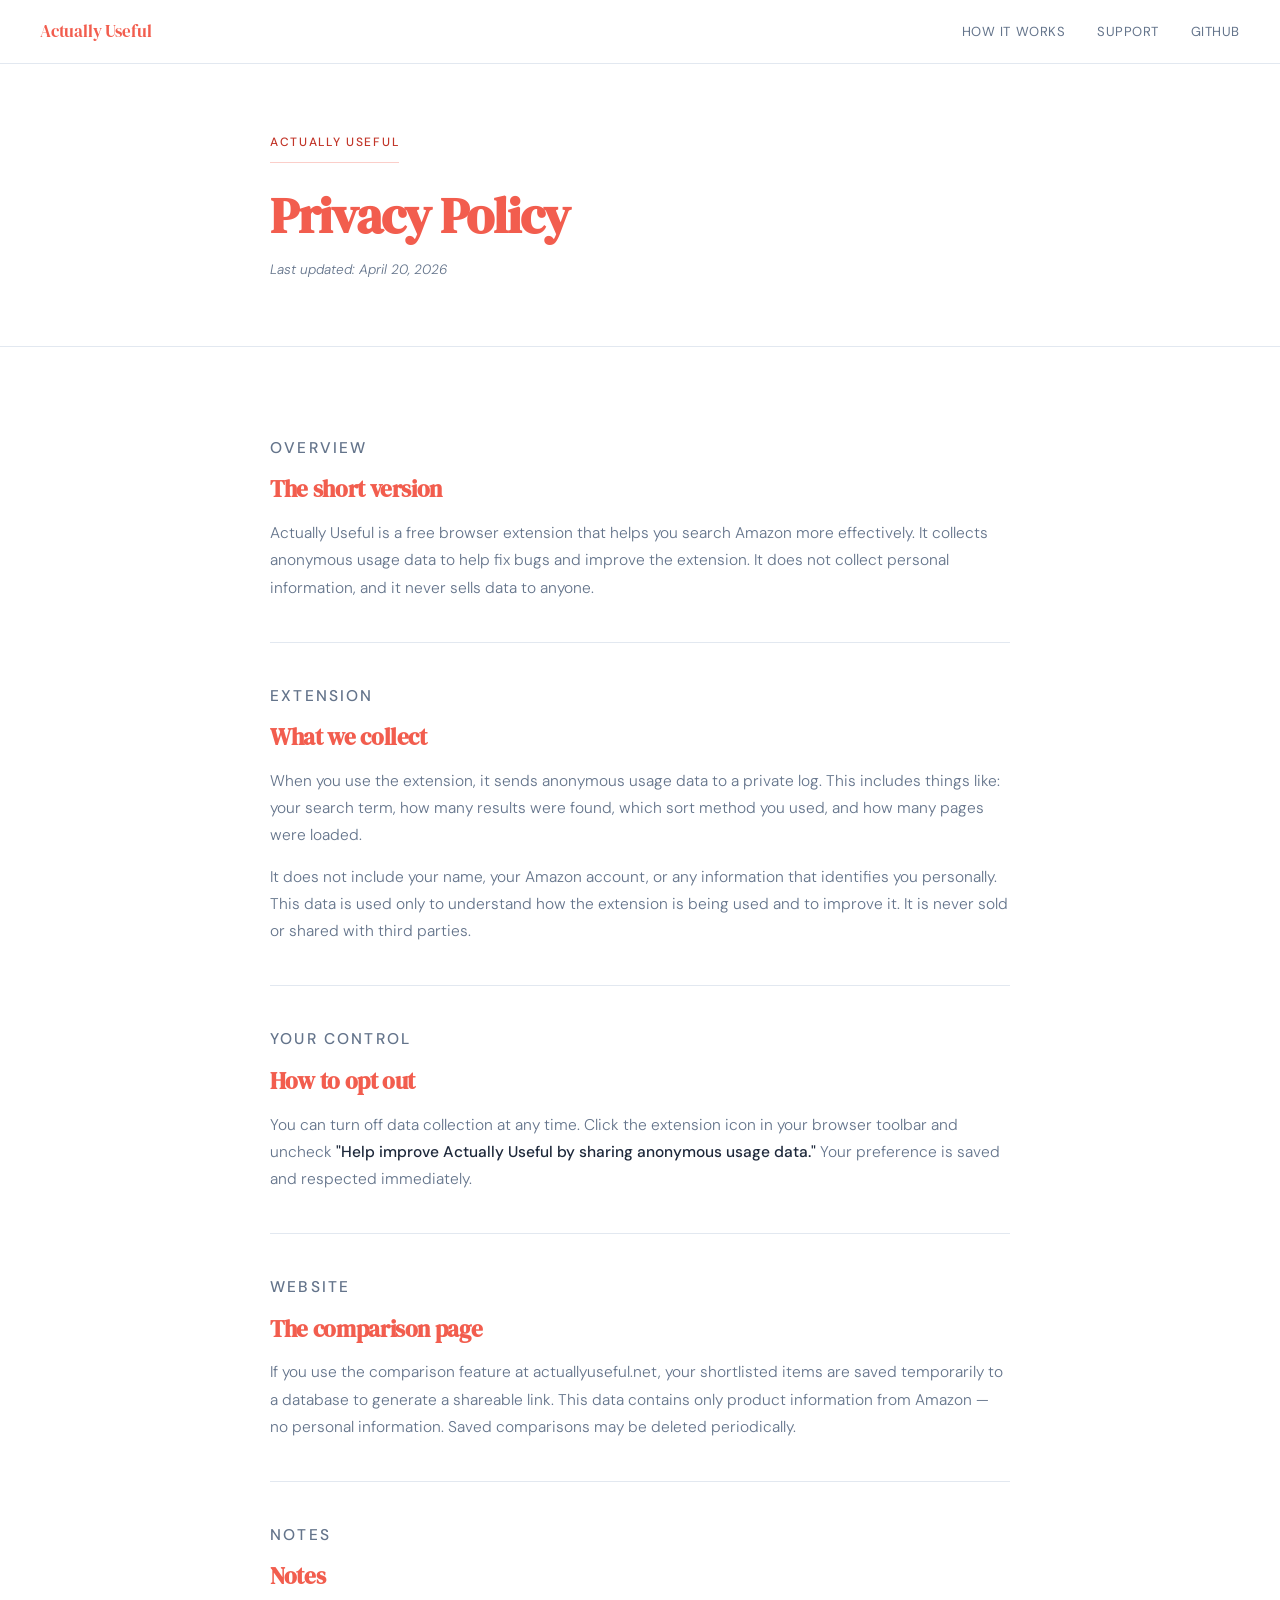
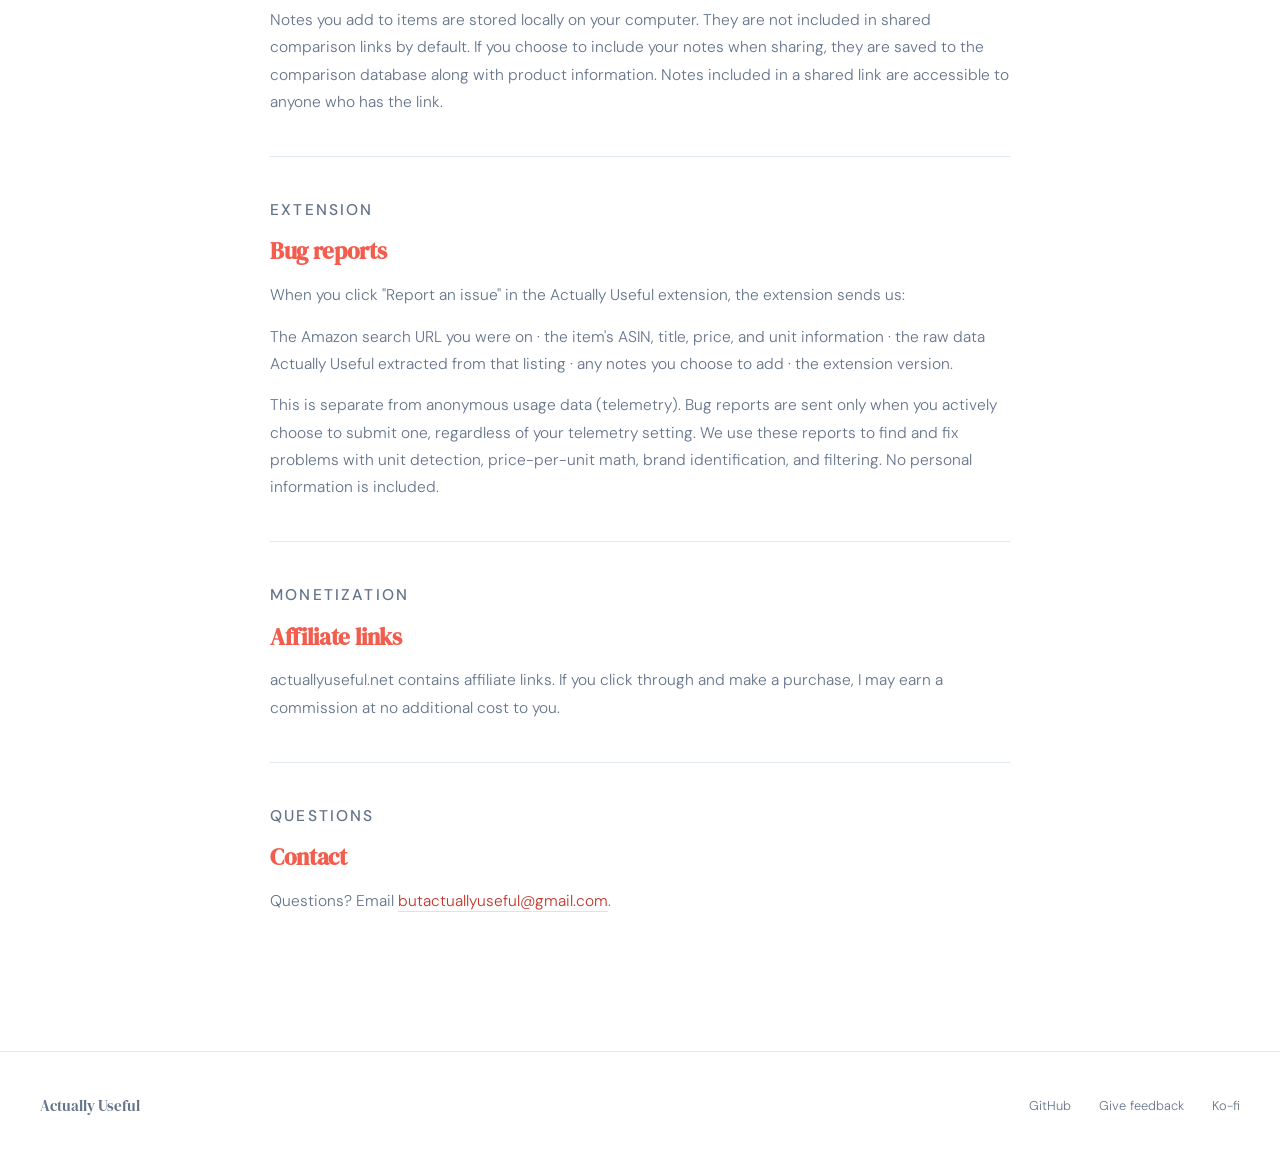
<file: privacy.html>
<!DOCTYPE html>
<html lang="en">
<head>
  <meta charset="UTF-8">
  <meta name="viewport" content="width=device-width, initial-scale=1.0">
  <title>Privacy Policy — Actually Useful</title>
  <meta name="description" content="Actually Useful privacy policy. What data the extension collects, why, and how to opt out.">
  <link rel="preconnect" href="https://fonts.googleapis.com">
  <link rel="preconnect" href="https://fonts.gstatic.com" crossorigin>
  <link href="https://fonts.googleapis.com/css2?family=DM+Serif+Display:ital@0;1&family=DM+Sans:ital,wght@0,300;0,400;0,500;1,300&display=swap" rel="stylesheet">
  <style>
    *, *::before, *::after { box-sizing: border-box; margin: 0; padding: 0; }

    :root {
      --coral:       #f25d4e;    /* brand primary */
      --coral-deep:  #c2362a;    /* links / hover */
      --cream:       #ffffff;    /* white canvas */
      --warm:        #fef2f0;    /* light coral tint */
      --text:        #1e293b;    /* near-black */
      --muted:       #64748b;    /* muted text */
      --rule:        #e2e8f0;    /* light border */

      /* Aliases used throughout */
      --navy:        var(--coral);
      --teal:        var(--coral-deep);
      --teal-mid:    var(--coral);
    }

    html { scroll-behavior: smooth; }

    body {
      font-family: 'DM Sans', sans-serif;
      font-weight: 300;
      background: var(--cream);
      color: var(--text);
      line-height: 1.65;
    }

    /* ─── NAV ─── */
    nav {
      position: fixed;
      top: 0; left: 0; right: 0;
      z-index: 100;
      display: flex;
      align-items: center;
      justify-content: space-between;
      padding: 1.1rem 2.5rem;
      background: rgba(255,255,255,0.95);
      backdrop-filter: blur(10px);
      -webkit-backdrop-filter: blur(10px);
      border-bottom: 1px solid var(--rule);
    }

    .nav-brand {
      font-family: 'DM Serif Display', serif;
      font-size: 1.05rem;
      color: var(--navy);
      text-decoration: none;
      letter-spacing: -0.01em;
    }

    .nav-links { display: flex; gap: 2rem; list-style: none; }

    .nav-links a {
      font-size: 0.82rem;
      font-weight: 400;
      color: var(--muted);
      text-decoration: none;
      letter-spacing: 0.04em;
      text-transform: uppercase;
      transition: color 0.2s;
    }

    .nav-links a:hover { color: var(--teal); }

    /* ─── PAGE HEADER ─── */
    .page-header {
      padding: 8rem 2.5rem 4rem;
      max-width: 820px;
      margin: 0 auto;
      opacity: 0;
      transform: translateY(22px);
      animation: fadeUp 0.75s ease 0.1s forwards;
    }

    .eyebrow {
      display: inline-block;
      font-size: 0.75rem;
      font-weight: 500;
      letter-spacing: 0.14em;
      text-transform: uppercase;
      color: var(--teal);
      margin-bottom: 1.6rem;
      padding-bottom: 0.55rem;
      border-bottom: 1px solid rgba(242,93,78,0.3);
    }

    h1 {
      font-family: 'DM Serif Display', serif;
      font-size: clamp(2.2rem, 4vw, 3.4rem);
      line-height: 1.08;
      color: var(--navy);
      letter-spacing: -0.025em;
      margin-bottom: 1rem;
    }

    .page-header .updated {
      font-size: 0.85rem;
      color: var(--muted);
      font-style: italic;
    }

    /* ─── CONTENT ─── */
    .section-rule { border: none; border-top: 1px solid var(--rule); }

    .content {
      max-width: 820px;
      margin: 0 auto;
      padding: 3rem 2.5rem 6rem;
    }

    .policy-section {
      padding: 2.5rem 0;
      border-bottom: 1px solid var(--rule);
    }

    .policy-section:last-child {
      border-bottom: none;
    }

    .section-label {
      font-size: 0.72rem;
      font-weight: 500;
      letter-spacing: 0.14em;
      text-transform: uppercase;
      color: var(--teal);
      margin-bottom: 0.6rem;
    }

    h2 {
      font-family: 'DM Serif Display', serif;
      font-size: 1.45rem;
      color: var(--navy);
      letter-spacing: -0.015em;
      line-height: 1.2;
      margin-bottom: 1rem;
    }

    .policy-section p {
      font-size: 0.97rem;
      color: var(--muted);
      line-height: 1.75;
      margin-bottom: 0.9rem;
    }

    .policy-section p:last-child { margin-bottom: 0; }

    .policy-section strong {
      color: var(--text);
      font-weight: 500;
    }

    .policy-section a {
      color: var(--teal);
      text-decoration: none;
      border-bottom: 1px solid rgba(242,93,78,0.25);
      transition: border-color 0.2s;
    }

    .policy-section a:hover {
      border-color: var(--teal);
    }

    /* ─── FOOTER ─── */
    footer {
      padding: 2.5rem;
      display: flex;
      align-items: center;
      justify-content: space-between;
      border-top: 1px solid var(--rule);
    }

    .footer-brand {
      font-family: 'DM Serif Display', serif;
      font-size: 0.95rem;
      color: var(--muted);
      text-decoration: none;
    }

    .footer-links { display: flex; gap: 1.75rem; list-style: none; }

    .footer-links a {
      font-size: 0.8rem;
      color: var(--muted);
      text-decoration: none;
      transition: color 0.2s;
    }

    .footer-links a:hover { color: var(--teal); }

    /* ─── ANIMATION ─── */
    @keyframes fadeUp {
      to { opacity: 1; transform: translateY(0); }
    }

    /* ─── RESPONSIVE ─── */
    @media (max-width: 700px) {
      nav { padding: 1rem 1.25rem; }
      .nav-links { display: none; }

      .page-header { padding: 7rem 1.25rem 3rem; }
      .content { padding: 2rem 1.25rem 4rem; }

      footer { flex-direction: column; gap: 1.25rem; text-align: center; padding: 2rem 1.25rem; }
    }
  </style>
</head>
<body>

  <!-- NAV -->
  <nav>
    <a href="index.html" class="nav-brand">Actually Useful</a>
    <ul class="nav-links">
      <li><a href="index.html#how-it-works">How it works</a></li>
      <li><a href="index.html#support">Support</a></li>
      <li><a href="https://github.com/tibbalsgribbin/actually-useful" target="_blank" rel="noopener">GitHub</a></li>
    </ul>
  </nav>

  <!-- PAGE HEADER -->
  <div class="page-header">
    <span class="eyebrow">Actually Useful</span>
    <h1>Privacy Policy</h1>
    <p class="updated">Last updated: April 20, 2026</p>
  </div>

  <hr class="section-rule">

  <!-- CONTENT -->
  <div class="content">

    <div class="policy-section">
      <p class="section-label">Overview</p>
      <h2>The short version</h2>
      <p>Actually Useful is a free browser extension that helps you search Amazon more effectively. It collects anonymous usage data to help fix bugs and improve the extension. It does not collect personal information, and it never sells data to anyone.</p>
    </div>

    <div class="policy-section">
      <p class="section-label">Extension</p>
      <h2>What we collect</h2>
      <p>When you use the extension, it sends anonymous usage data to a private log. This includes things like: your search term, how many results were found, which sort method you used, and how many pages were loaded.</p>
      <p>It does not include your name, your Amazon account, or any information that identifies you personally. This data is used only to understand how the extension is being used and to improve it. It is never sold or shared with third parties.</p>
    </div>

    <div class="policy-section">
      <p class="section-label">Your control</p>
      <h2>How to opt out</h2>
      <p>You can turn off data collection at any time. Click the extension icon in your browser toolbar and uncheck <strong>"Help improve Actually Useful by sharing anonymous usage data."</strong> Your preference is saved and respected immediately.</p>
    </div>

    <div class="policy-section">
      <p class="section-label">Website</p>
      <h2>The comparison page</h2>
      <p>If you use the comparison feature at actuallyuseful.net, your shortlisted items are saved temporarily to a database to generate a shareable link. This data contains only product information from Amazon — no personal information. Saved comparisons may be deleted periodically.</p>
    </div>

    <div class="policy-section">
      <p class="section-label">Notes</p>
      <h2>Notes</h2>
      <p>Notes you add to items are stored locally on your computer. They are not included in shared comparison links by default. If you choose to include your notes when sharing, they are saved to the comparison database along with product information. Notes included in a shared link are accessible to anyone who has the link.</p>
    </div>

    <div class="policy-section">
      <p class="section-label">Extension</p>
      <h2>Bug reports</h2>
      <!-- SUGGESTED COPY: entire bug reports section below -->
      <p>When you click "Report an issue" in the Actually Useful extension, the extension sends us:</p>
      <p>The Amazon search URL you were on · the item's ASIN, title, price, and unit information · the raw data Actually Useful extracted from that listing · any notes you choose to add · the extension version.</p>
      <p>This is separate from anonymous usage data (telemetry). Bug reports are sent only when you actively choose to submit one, regardless of your telemetry setting. We use these reports to find and fix problems with unit detection, price-per-unit math, brand identification, and filtering. No personal information is included.</p>
    </div>

    <div class="policy-section">
      <p class="section-label">Monetization</p>
      <h2>Affiliate links</h2>
      <p>actuallyuseful.net contains affiliate links. If you click through and make a purchase, I may earn a commission at no additional cost to you.</p>
    </div>

    <div class="policy-section">
      <p class="section-label">Questions</p>
      <h2>Contact</h2>
      <p>Questions? Email <a href="mailto:butactuallyuseful@gmail.com">butactuallyuseful@gmail.com</a>.</p>
    </div>

  </div>

  <!-- FOOTER -->
  <footer>
    <a href="index.html" class="footer-brand">Actually Useful</a>
    <ul class="footer-links">
      <li><a href="https://github.com/tibbalsgribbin/actually-useful" target="_blank" rel="noopener">GitHub</a></li>
      <li><a href="https://forms.gle/XU8RpYM3cGFTwQQ86" target="_blank" rel="noopener">Give feedback</a></li>
      <li><a href="https://ko-fi.com/butactuallyuseful" target="_blank" rel="noopener">Ko-fi</a></li>
    </ul>
  </footer>

</body>
</html>
</file>
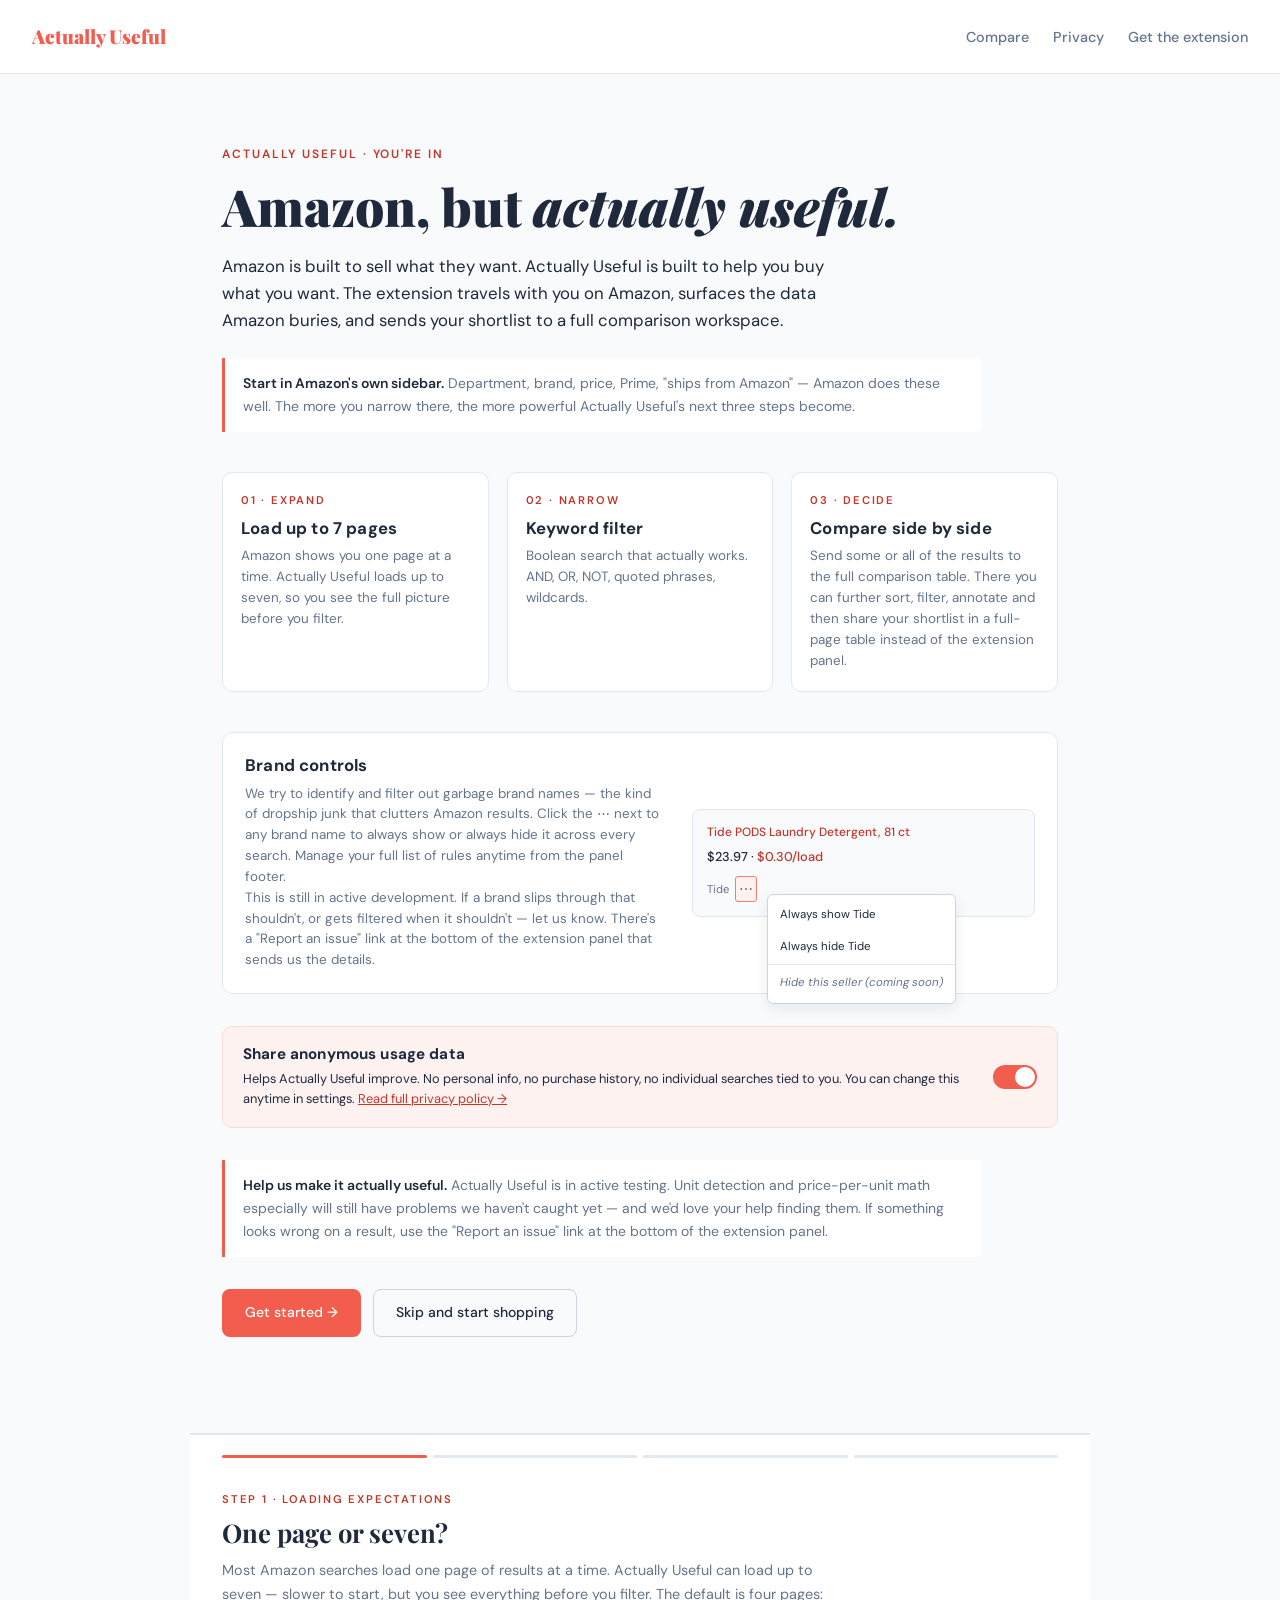
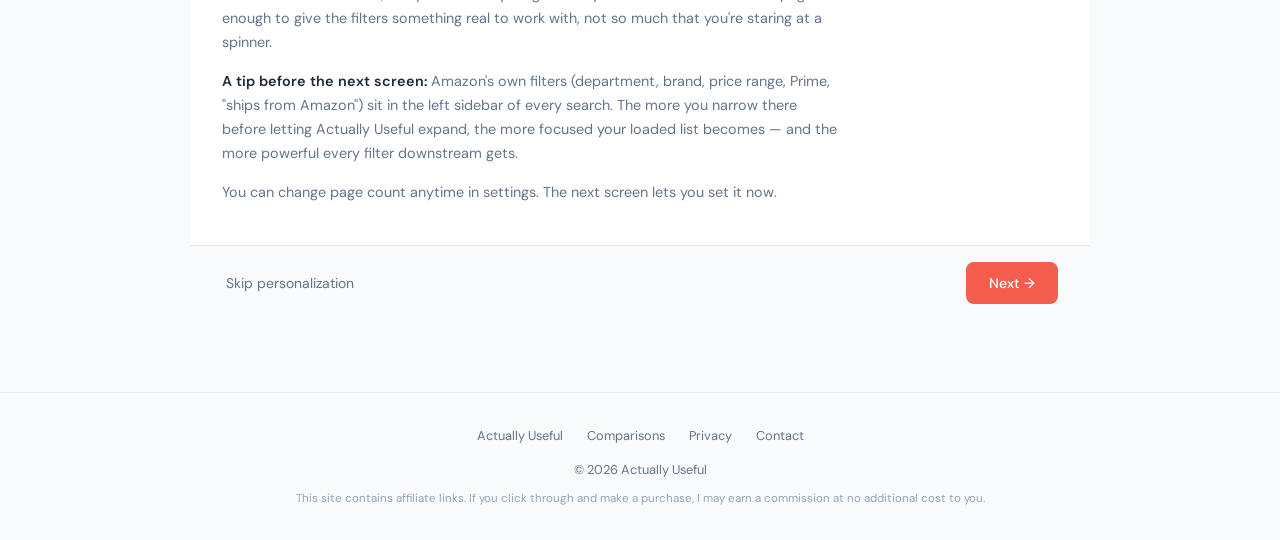
<file: welcome.html>
<!DOCTYPE html>
<html lang="en">
<head>
  <meta charset="UTF-8" />
  <meta name="viewport" content="width=device-width, initial-scale=1.0" />
  <title>Welcome to Actually Useful</title>
  <meta name="description" content="You just installed Actually Useful. Here's everything it can do — and how to make it yours." />
  <link rel="preconnect" href="https://fonts.googleapis.com" />
  <link rel="preconnect" href="https://fonts.gstatic.com" crossorigin />
  <link href="https://fonts.googleapis.com/css2?family=Playfair+Display:ital,wght@0,700;0,900;1,700&family=DM+Sans:ital,wght@0,300;0,400;0,500;1,300;1,400&display=swap" rel="stylesheet" />
  <style>
    /* ── Variables ── */
    :root {
      --brand:        #f25d4e;
      --brand-mid:    #c2362a;
      --brand-light:  #f47d71;
      --bg:           #f8fafc;
      --bg-faint:     #fef2f0;
      --surface:      #ffffff;
      --text-dark:    #1e293b;
      --text-muted:   #64748b;
      --border:       #e2e8f0;
      --border-mid:   #cbd5e1;
      --divider:      #e2e8f0;
    }

    /* ── Reset ── */
    *, *::before, *::after { box-sizing: border-box; margin: 0; padding: 0; }
    html { scroll-behavior: smooth; }
    body {
      font-family: 'DM Sans', sans-serif;
      font-weight: 400;
      color: var(--text-dark);
      background: var(--bg);
      line-height: 1.7;
      font-size: 17px;
    }

    h1, h2, h3 {
      font-family: 'Playfair Display', serif;
      line-height: 1.2;
    }
    h1 { font-size: clamp(2rem, 5vw, 3.2rem); font-weight: 900; }
    h2 { font-size: clamp(1.4rem, 3vw, 2rem); font-weight: 700; }
    h3 { font-size: 1.05rem; font-weight: 700; font-family: 'DM Sans', sans-serif; letter-spacing: 0.01em; }
    p { max-width: 68ch; }
    em { font-style: italic; }
    a { color: var(--brand-mid); text-decoration: underline; }
    a:hover { color: var(--brand-light); }

    .container { max-width: 900px; margin: 0 auto; padding: 0 2rem; }

    /* ── Nav ── */
    nav {
      padding: 1.25rem 2rem;
      display: flex;
      align-items: center;
      justify-content: space-between;
      border-bottom: 1px solid var(--border);
      position: sticky;
      top: 0;
      background: rgba(255,255,255,0.95);
      backdrop-filter: blur(8px);
      z-index: 100;
    }
    .nav-brand {
      font-family: 'Playfair Display', serif;
      font-weight: 900;
      font-size: 1.2rem;
      color: var(--brand);
      text-decoration: none;
    }
    .nav-links { display: flex; gap: 1.5rem; list-style: none; }
    .nav-links a {
      font-size: 0.9rem;
      font-weight: 500;
      color: var(--text-muted);
      text-decoration: none;
    }
    .nav-links a:hover { color: var(--brand); }

    /* ── Welcome content ── */
    .welcome-wrap {
      max-width: 900px;
      margin: 0 auto;
      padding: 4rem 2rem 3rem;
    }
    .brand-eyebrow {
      display: inline-block;
      font-size: 0.75rem;
      font-weight: 600;
      letter-spacing: 0.16em;
      text-transform: uppercase;
      color: var(--brand-mid);
      margin-bottom: 0.75rem;
    }
    .welcome-wrap h1 { margin-bottom: 1rem; }
    .tagline {
      font-size: 1.05rem;
      color: var(--text-dark);
      line-height: 1.6;
      max-width: 620px;
      margin-bottom: 1.5rem;
    }
    .prologue {
      font-size: 0.875rem;
      line-height: 1.65;
      color: var(--text-muted);
      max-width: 760px;
      margin-bottom: 2.5rem;
      padding: 14px 18px;
      background: var(--surface);
      border-left: 3px solid var(--brand);
      border-radius: 0 6px 6px 0;
    }
    .prologue strong { color: var(--text-dark); font-weight: 600; }

    .features {
      display: grid;
      grid-template-columns: repeat(3, 1fr);
      gap: 18px;
      margin-bottom: 2.5rem;
    }
    .feature {
      background: var(--surface);
      border: 1px solid var(--divider);
      border-radius: 10px;
      padding: 18px 18px 20px;
      display: flex;
      flex-direction: column;
      gap: 8px;
    }
    .feature .num {
      font-size: 0.7rem;
      letter-spacing: 0.16em;
      text-transform: uppercase;
      color: var(--brand-mid);
      font-weight: 600;
    }
    .feature h3 { font-size: 1.05rem; }
    .feature p { margin: 0; color: var(--text-muted); font-size: 0.84rem; line-height: 1.55; max-width: none; }

    .brand-explainer {
      background: var(--surface);
      border: 1px solid var(--divider);
      border-radius: 10px;
      padding: 22px;
      display: grid;
      grid-template-columns: 1.1fr 0.9fr;
      gap: 28px;
      align-items: center;
      margin-bottom: 2rem;
    }
    .brand-explainer h3 { font-size: 1.05rem; margin-bottom: 0.5rem; }
    .brand-explainer p { margin: 0; color: var(--text-muted); font-size: 0.84rem; line-height: 1.55; max-width: none; }
    .brand-visual {
      background: var(--bg);
      border: 1px solid var(--divider);
      border-radius: 8px;
      padding: 14px;
      font-size: 0.8rem;
    }
    .brand-visual .card-title { font-size: 0.75rem; color: var(--brand-mid); font-weight: 500; line-height: 1.35; margin-bottom: 6px; }
    .brand-visual .card-price { font-size: 0.8rem; font-weight: 500; margin-bottom: 8px; }
    .brand-visual .brand-row { display: flex; align-items: center; gap: 6px; font-size: 0.7rem; color: var(--text-muted); position: relative; }
    .brand-visual .menu-dot { color: var(--text-muted); font-size: 0.9rem; padding: 0 3px; background: var(--bg-faint); border: 1px solid var(--brand-light); border-radius: 3px; }
    .brand-visual .popover {
      position: absolute; left: 60px; top: 18px;
      background: var(--surface); border: 1px solid var(--border-mid);
      border-radius: 6px; box-shadow: 0 4px 14px rgba(15,23,42,0.08);
      font-size: 0.72rem; padding: 4px 0; min-width: 168px; z-index: 2;
    }
    .brand-visual .popover .opt { padding: 6px 12px; color: var(--text-dark); }
    .brand-visual .popover .opt.future { color: var(--text-muted); border-top: 1px solid var(--divider); margin-top: 2px; padding-top: 8px; font-style: italic; }

    .privacy-section {
      background: var(--bg-faint);
      border: 1px solid #fadbd5;
      border-radius: 10px;
      padding: 18px 20px;
      display: grid;
      grid-template-columns: 1fr auto;
      gap: 24px;
      align-items: center;
      margin-bottom: 2rem;
    }
    .privacy-section h3 { font-size: 0.95rem; margin-bottom: 0.35rem; }
    .privacy-section p { margin: 0; font-size: 0.8rem; color: var(--text-dark); line-height: 1.55; max-width: none; }
    .privacy-section a { font-size: 0.8rem; }

    .au-toggle {
      position: relative;
      width: 44px; height: 24px;
      background: var(--border-mid);
      border-radius: 12px;
      cursor: pointer;
      transition: background 0.15s;
      flex-shrink: 0;
      border: none;
      appearance: none;
      -webkit-appearance: none;
    }
    .au-toggle::after {
      content: '';
      position: absolute;
      top: 2px; left: 2px;
      width: 20px; height: 20px;
      background: var(--surface);
      border-radius: 50%;
      transition: transform 0.15s;
    }
    .au-toggle.on { background: var(--brand); }
    .au-toggle.on::after { transform: translateX(20px); }

    .ctas { display: flex; gap: 12px; align-items: center; flex-wrap: wrap; margin-bottom: 3rem; }
    .btn {
      font-family: 'DM Sans', sans-serif;
      font-size: 0.875rem; font-weight: 500;
      padding: 11px 22px;
      border-radius: 8px; border: 1px solid transparent;
      cursor: pointer;
      transition: background 0.12s, border-color 0.12s, color 0.12s;
      text-decoration: none;
      display: inline-flex; align-items: center; gap: 8px;
    }
    .btn-primary { background: var(--brand); color: #fff; }
    .btn-primary:hover { background: var(--brand-mid); color: #fff; }
    .btn-secondary { background: transparent; border-color: var(--border-mid); color: var(--text-dark); }
    .btn-secondary:hover { border-color: var(--brand-mid); color: var(--brand-mid); }
    .btn-link {
      background: transparent; border: none;
      color: var(--text-muted); padding: 10px 4px;
      cursor: pointer; font-size: 0.875rem;
      font-family: 'DM Sans', sans-serif; text-decoration: none;
    }
    .btn-link:hover { color: var(--brand-mid); }

    /* ── Wizard ── */
    #au-wizard {
      background: var(--surface);
      border-top: 2px solid var(--divider);
      max-width: 900px;
      margin: 0 auto 4rem;
    }
    .wizard-screen { display: none; }
    .wizard-screen.active { display: block; }
    #wizard-done { display: none; }
    #wizard-done.active { display: block; }

    .wizard-progress { display: flex; gap: 6px; padding: 20px 2rem 0; }
    .wizard-progress .step { flex: 1; height: 3px; background: var(--divider); border-radius: 2px; }
    .wizard-progress .step.active { background: var(--brand); }
    .wizard-progress .step.done { background: var(--brand-mid); }

    .wizard-body { padding: 2rem 2rem 1.5rem; min-height: 300px; }
    .wizard-eyebrow { font-size: 0.7rem; letter-spacing: 0.16em; text-transform: uppercase; color: var(--brand-mid); font-weight: 600; margin-bottom: 0.5rem; }
    .wizard-body h2 { font-size: 1.6rem; margin-bottom: 0.75rem; }
    .wizard-lede { color: var(--text-muted); font-size: 0.9rem; line-height: 1.65; max-width: 620px; margin-bottom: 1rem; }
    .wizard-lede strong { color: var(--text-dark); font-weight: 600; }

    .wizard-row { display: grid; grid-template-columns: 200px 1fr; gap: 20px; padding: 14px 0; border-top: 1px solid var(--divider); align-items: start; }
    .wizard-row:first-of-type { border-top: 0; }
    .wlabel { font-size: 0.84rem; font-weight: 500; padding-top: 6px; }
    .wcontrol { display: flex; flex-direction: column; gap: 4px; }
    .whint { color: var(--text-muted); font-size: 0.78rem; line-height: 1.45; }

    select, input[type="number"] {
      font-family: 'DM Sans', sans-serif;
      font-size: 0.84rem;
      padding: 7px 10px;
      border: 1px solid var(--border-mid);
      border-radius: 6px;
      background: var(--surface);
      color: var(--text-dark);
      max-width: 240px;
    }
    select:focus, input:focus { outline: 2px solid var(--bg-faint); border-color: var(--brand); }
    .estimate { color: var(--brand-mid); font-size: 0.78rem; margin-left: 8px; }

    .density-cards { display: grid; grid-template-columns: 1fr 1fr; gap: 14px; margin-top: 4px; }
    .density-card { border: 2px solid var(--divider); background: var(--surface); border-radius: 8px; padding: 14px; cursor: pointer; transition: border-color 0.12s, background 0.12s; }
    .density-card.selected { border-color: var(--brand); background: var(--bg-faint); }
    .dname { font-size: 0.84rem; font-weight: 600; margin-bottom: 10px; }
    .preview { display: flex; flex-direction: column; gap: 4px; }
    .density-card.dense .drow { height: 22px; }
    .density-card.comfortable .drow { height: 32px; }
    .drow { background: var(--surface); border: 1px solid var(--divider); border-radius: 4px; padding: 4px 6px; display: flex; gap: 6px; align-items: center; }
    .drow::before { content: ''; width: 10px; height: 10px; background: var(--bg-faint); border: 1px solid var(--brand); border-radius: 2px; flex-shrink: 0; }
    .drow::after { content: ''; flex: 1; height: 5px; background: var(--divider); border-radius: 2px; }

    .wizard-footer { display: flex; justify-content: space-between; align-items: center; padding: 16px 2rem 1.5rem; border-top: 1px solid var(--divider); background: var(--bg); }
    .wf-right { display: flex; gap: 10px; }

    .wizard-done-body { padding: 4rem 2rem; text-align: center; }
    .done-eyebrow { display: inline-block; font-size: 0.75rem; font-weight: 600; letter-spacing: 0.16em; text-transform: uppercase; color: var(--brand-mid); margin-bottom: 0.75rem; }
    .wizard-done-body h2 { margin-bottom: 1rem; }
    .wizard-done-body p { color: var(--text-muted); font-size: 0.9rem; max-width: 480px; margin: 0 auto 1.5rem; }

    /* ── Footer ── */
    footer { background: #f8fafc; border-top: 1px solid var(--border); padding: 2rem; text-align: center; font-size: 0.8rem; color: var(--text-muted); }
    .footer-links { display: flex; justify-content: center; gap: 1.5rem; list-style: none; margin-bottom: 0.75rem; }
    .footer-links a { color: var(--text-muted); text-decoration: none; }
    .footer-links a:hover { color: var(--brand); }
    .affiliate-note { margin-top: 0.5rem; font-size: 0.72rem; color: #94a3b8; }

    @media (max-width: 720px) {
      .features { grid-template-columns: 1fr; }
      .brand-explainer { grid-template-columns: 1fr; }
      .privacy-section { grid-template-columns: 1fr; }
      .wizard-row { grid-template-columns: 1fr; gap: 8px; }
      .density-cards { grid-template-columns: 1fr; }
      .welcome-wrap { padding: 2.5rem 1.25rem 2rem; }
    }
  </style>
</head>
<body>

  <nav>
    <a class="nav-brand" href="/">Actually Useful</a>
    <ul class="nav-links">
      <li><a href="compare.html">Compare</a></li>
      <li><a href="privacy.html">Privacy</a></li>
      <li><a href="https://chromewebstore.google.com/detail/actually-useful/afhiicllhjbkepbbicjomdcdilefkidk" target="_blank" rel="noopener">Get the extension</a></li>
    </ul>
  </nav>

  <!-- ── Welcome content ── -->
  <div class="welcome-wrap">

    <span class="brand-eyebrow">Actually Useful · You're in</span>

    <!-- SUGGESTED COPY: welcome page headline -->
    <h1>Amazon, but <em>actually useful.</em></h1>

    <!-- SUGGESTED COPY: welcome page tagline -->
    <p class="tagline">Amazon is built to sell what they want. Actually Useful is built to help you buy what you want. The extension travels with you on Amazon, surfaces the data Amazon buries, and sends your shortlist to a full comparison workspace.</p>

    <!-- Step 0 — prologue -->
    <!-- SUGGESTED COPY: prologue callout -->
    <p class="prologue">
      <strong>Start in Amazon's own sidebar.</strong> Department, brand, price, Prime, "ships from Amazon" — Amazon does these well. The more you narrow there, the more powerful Actually Useful's next three steps become.
    </p>

    <!-- 01 Expand / 02 Narrow / 03 Decide -->
    <div class="features">
      <div class="feature">
        <div class="num">01 · Expand</div>
        <!-- SUGGESTED COPY: feature 01 -->
        <h3>Load up to 7 pages</h3>
        <p>Amazon shows you one page at a time. Actually Useful loads up to seven, so you see the full picture before you filter.</p>
      </div>
      <div class="feature">
        <div class="num">02 · Narrow</div>
        <h3>Keyword filter</h3>
        <p>Boolean search that actually works. AND, OR, NOT, quoted phrases, wildcards.</p>
        <!-- SUGGESTED COPY: Boolean search examples for 02 Narrow card — pick 2–3 to show inline, e.g.:
          unscented AND pods
          "fragrance free" -sheet*
          lavender OR eucalyptus
        -->
      </div>
      <div class="feature">
        <div class="num">03 · Decide</div>
        <h3>Compare side by side</h3>
        <p>Send some or all of the results to the full comparison table. There you can further sort, filter, annotate and then share your shortlist in a full-page table instead of the extension panel.</p>
      </div>
    </div>

    <!-- Brand controls explainer -->
    <!-- SUGGESTED COPY: entire brand explainer section below -->
    <div class="brand-explainer">
      <div>
        <h3>Brand controls</h3>
        <p>We try to identify and filter out garbage brand names — the kind of dropship junk that clutters Amazon results. Click the ⋯ next to any brand name to always show or always hide it across every search. Manage your full list of rules anytime from the panel footer.</p>
        <p>This is still in active development. If a brand slips through that shouldn't, or gets filtered when it shouldn't — let us know. There's a "Report an issue" link at the bottom of the extension panel that sends us the details.</p>
      </div>
      <div class="brand-visual">
        <div class="card-title">Tide PODS Laundry Detergent, 81 ct</div>
        <div class="card-price">$23.97 · <span style="color:var(--brand-mid);">$0.30/load</span></div>
        <div class="brand-row">
          <span>Tide</span>
          <span class="menu-dot">⋯</span>
          <!-- Popover shows 2 items (current). "Hide this seller" is on the roadmap — not yet built. -->
          <div class="popover">
            <div class="opt">Always show Tide</div>
            <div class="opt">Always hide Tide</div>
            <div class="opt future">Hide this seller (coming soon)</div>
          </div>
        </div>
      </div>
    </div>

    <!-- Privacy / telemetry -->
    <div class="privacy-section">
      <div>
        <!-- SUGGESTED COPY: privacy section -->
        <h3>Share anonymous usage data</h3>
        <p>Helps Actually Useful improve. No personal info, no purchase history, no individual searches tied to you. You can change this anytime in settings. <a href="privacy.html">Read full privacy policy →</a></p>
      </div>
      <button class="au-toggle on" id="au-telemetry-toggle" aria-label="Toggle anonymous usage data sharing" title="Toggle usage data sharing"></button>
    </div>

    <!-- Alpha/dev notice — SUGGESTED COPY: heading and body below -->
    <div class="prologue" style="margin-bottom: 2rem;">
      <!-- SUGGESTED COPY:
        Heading: "Help us make it actually useful"
        Body: Actually Useful is in active testing. Unit detection and price-per-unit math especially will still have
        problems we haven't caught yet — and we'd love your help finding them. If something looks wrong on a result,
        use the "Report an issue" link at the bottom of the extension panel.
      -->
      <strong>Help us make it actually useful.</strong> Actually Useful is in active testing. Unit detection and price-per-unit math especially will still have problems we haven't caught yet — and we'd love your help finding them. If something looks wrong on a result, use the "Report an issue" link at the bottom of the extension panel.
    </div>

    <!-- CTAs -->
    <div class="ctas">
      <a class="btn btn-primary" href="#au-wizard" id="au-get-started-btn">Get started →</a>
      <a class="btn btn-secondary" href="https://www.amazon.com" target="_blank" rel="noopener">Skip and start shopping</a>
    </div>

  </div><!-- /.welcome-wrap -->

  <!-- ── Personalize wizard ── -->
  <div id="au-wizard">

    <!-- Screen 1: Loading expectations -->
    <div class="wizard-screen active" id="wizard-screen-1">
      <div class="wizard-progress">
        <div class="step active"></div>
        <div class="step"></div>
        <div class="step"></div>
        <div class="step"></div>
      </div>
      <div class="wizard-body">
        <div class="wizard-eyebrow">Step 1 · Loading expectations</div>
        <!-- SUGGESTED COPY: wizard screen 1 heading + lede -->
        <h2>One page or seven?</h2>
        <p class="wizard-lede">Most Amazon searches load one page of results at a time. Actually Useful can load up to seven — slower to start, but you see everything before you filter. The default is four pages: enough to give the filters something real to work with, not so much that you're staring at a spinner.</p>
        <p class="wizard-lede"><strong>A tip before the next screen:</strong> Amazon's own filters (department, brand, price range, Prime, "ships from Amazon") sit in the left sidebar of every search. The more you narrow there before letting Actually Useful expand, the more focused your loaded list becomes — and the more powerful every filter downstream gets.</p>
        <p class="wizard-lede">You can change page count anytime in settings. The next screen lets you set it now.</p>
      </div>
      <div class="wizard-footer">
        <button class="btn-link" id="wizard-skip-1">Skip personalization</button>
        <div class="wf-right">
          <button class="btn btn-primary" id="wizard-next-1">Next →</button>
        </div>
      </div>
    </div>

    <!-- Screen 2: Sort + pages -->
    <div class="wizard-screen" id="wizard-screen-2">
      <div class="wizard-progress">
        <div class="step done"></div>
        <div class="step active"></div>
        <div class="step"></div>
        <div class="step"></div>
      </div>
      <div class="wizard-body">
        <div class="wizard-eyebrow">Step 2 · Defaults</div>
        <!-- SUGGESTED COPY: wizard screen 2 heading + lede -->
        <h2>Sort and pages</h2>
        <p class="wizard-lede">How results are ordered when a search loads, and how many pages to fetch by default.</p>

        <div class="wizard-row">
          <div class="wlabel">Default sort</div>
          <div class="wcontrol">
            <select id="wizard-sort">
              <option value="ppu-asc">Best value ↑</option>
              <option value="price-asc">Price low → high</option>
              <option value="delivery-free">Soonest FREE delivery</option>
              <option value="delivery-any">Soonest ANY delivery</option>
              <option value="amazon-default">As Amazon listed</option>
            </select>
            <!-- SUGGESTED COPY: sort hint -->
            <div class="whint">"As Amazon listed" keeps Amazon's original order — useful when you're looking for a specific product.</div>
          </div>
        </div>

        <div class="wizard-row">
          <div class="wlabel">Pages to load by default</div>
          <div class="wcontrol">
            <div style="display:flex;align-items:center;">
              <input type="number" id="wizard-pages" min="1" max="7" value="4" />
              <span class="estimate" id="wizard-pages-estimate">About 6 seconds</span>
            </div>
            <!-- SUGGESTED COPY: pages hint -->
            <div class="whint">Loading more pages takes longer — but it's also what gives you a complete picture before you start filtering. If you plan to send your shortlist to the comparison page, you'll probably want more pages, not fewer.</div>
          </div>
        </div>
      </div>
      <div class="wizard-footer">
        <button class="btn-link" id="wizard-skip-2">Skip personalization</button>
        <div class="wf-right">
          <button class="btn btn-secondary" id="wizard-back-2">← Back</button>
          <button class="btn btn-primary" id="wizard-next-2">Next →</button>
        </div>
      </div>
    </div>

    <!-- Screen 3: Quality thresholds -->
    <div class="wizard-screen" id="wizard-screen-3">
      <div class="wizard-progress">
        <div class="step done"></div>
        <div class="step done"></div>
        <div class="step active"></div>
        <div class="step"></div>
      </div>
      <div class="wizard-body">
        <div class="wizard-eyebrow">Step 3 · Quality thresholds</div>
        <!-- SUGGESTED COPY: wizard screen 3 heading + lede -->
        <h2>Hide weak results across every search</h2>
        <p class="wizard-lede">Most users start with 4★ or better and at least 50 reviews. These apply automatically to every search — you can override them per-search anytime.</p>

        <div class="wizard-row">
          <div class="wlabel">Minimum rating</div>
          <div class="wcontrol">
            <select id="wizard-rating">
              <option value="0">Any</option>
              <option value="3">3★ and up</option>
              <option value="4">4★ and up</option>
              <option value="4.5">4.5★ and up</option>
            </select>
          </div>
        </div>

        <div class="wizard-row">
          <div class="wlabel">Minimum reviews</div>
          <div class="wcontrol">
            <input type="number" id="wizard-reviews" min="0" value="0" />
            <!-- SUGGESTED COPY: reviews hint -->
            <div class="whint">Hides items with fewer reviews. Useful for filtering brand-new junk listings.</div>
          </div>
        </div>
      </div>
      <div class="wizard-footer">
        <button class="btn-link" id="wizard-skip-3">Skip personalization</button>
        <div class="wf-right">
          <button class="btn btn-secondary" id="wizard-back-3">← Back</button>
          <button class="btn btn-primary" id="wizard-next-3">Next →</button>
        </div>
      </div>
    </div>

    <!-- Screen 4: Card density -->
    <div class="wizard-screen" id="wizard-screen-4">
      <div class="wizard-progress">
        <div class="step done"></div>
        <div class="step done"></div>
        <div class="step done"></div>
        <div class="step active"></div>
      </div>
      <div class="wizard-body">
        <div class="wizard-eyebrow">Step 4 · Card density</div>
        <!-- SUGGESTED COPY: wizard screen 4 heading + lede -->
        <h2>How much space each result takes up</h2>
        <p class="wizard-lede">Dense fits more on screen; comfortable gives each result more room to breathe. You can change this anytime in settings.</p>

        <div class="density-cards">
          <div class="density-card dense selected" data-density="dense">
            <div class="dname">Dense (default)</div>
            <div class="preview">
              <div class="drow"></div>
              <div class="drow"></div>
              <div class="drow"></div>
              <div class="drow"></div>
              <div class="drow"></div>
            </div>
          </div>
          <div class="density-card comfortable" data-density="comfortable">
            <div class="dname">Comfortable</div>
            <div class="preview">
              <div class="drow"></div>
              <div class="drow"></div>
              <div class="drow"></div>
            </div>
          </div>
        </div>
      </div>
      <div class="wizard-footer">
        <button class="btn-link" id="wizard-skip-4">Skip personalization</button>
        <div class="wf-right">
          <button class="btn btn-secondary" id="wizard-back-4">← Back</button>
          <button class="btn btn-primary" id="wizard-done-btn">Finish →</button>
        </div>
      </div>
    </div>

    <!-- Done state -->
    <div id="wizard-done">
      <div class="wizard-done-body">
        <span class="done-eyebrow">You're all set</span>
        <!-- SUGGESTED COPY: done state -->
        <h2>Now go find something <em>actually useful.</em></h2>
        <p>The next time you search on Amazon, the panel will appear on the right side of the page. Your preferences are saved.</p>
        <a class="btn btn-primary" href="https://www.amazon.com" target="_blank" rel="noopener">Start shopping →</a>
      </div>
    </div>

  </div><!-- /#au-wizard -->

  <footer>
    <ul class="footer-links">
      <li><a href="/">Actually Useful</a></li>
      <li><a href="compare.html">Comparisons</a></li>
      <li><a href="privacy.html">Privacy</a></li>
      <li><a href="mailto:butactuallyuseful@gmail.com">Contact</a></li>
    </ul>
    <div>© 2026 Actually Useful</div>
    <div class="affiliate-note">This site contains affiliate links. If you click through and make a purchase, I may earn a commission at no additional cost to you.</div>
  </footer>

  <script>
  (function() {

    // ── Storage bridge helpers ────────────────────────────────────────────
    // Dispatches CustomEvent caught by welcome-bridge.js (content script),
    // which writes to chrome.storage.local. Falls back silently outside extension context.
    function saveToExtension(key, value) {
      try {
        window.dispatchEvent(new CustomEvent('au-wizard-save', {
          detail: { key: key, value: value }
        }));
      } catch(e) {}
    }

    function readFromExtension(keys, cb) {
      try {
        if (typeof chrome !== 'undefined' && chrome.storage && chrome.storage.local) {
          chrome.storage.local.get(keys, cb);
        } else {
          cb({});
        }
      } catch(e) { cb({}); }
    }

    // ── Privacy toggle ────────────────────────────────────────────────────
    var toggle = document.getElementById('au-telemetry-toggle');
    var telemetryEnabled = true; // default on per spec §7.4

    readFromExtension('au_telemetry_enabled', function(res) {
      if (res && res.au_telemetry_enabled === false) {
        telemetryEnabled = false;
        toggle.classList.remove('on');
      }
    });

    toggle.addEventListener('click', function() {
      telemetryEnabled = !telemetryEnabled;
      toggle.classList.toggle('on', telemetryEnabled);
      saveToExtension('au_telemetry_enabled', telemetryEnabled);
    });

    // ── Wizard navigation ─────────────────────────────────────────────────
    function showScreen(n) {
      document.querySelectorAll('.wizard-screen').forEach(function(s) {
        s.classList.remove('active');
      });
      document.getElementById('wizard-done').classList.remove('active');
      var screen = document.getElementById('wizard-screen-' + n);
      if (screen) {
        screen.classList.add('active');
        screen.scrollIntoView({ behavior: 'smooth', block: 'start' });
      }
    }

    function showDone() {
      document.querySelectorAll('.wizard-screen').forEach(function(s) {
        s.classList.remove('active');
      });
      var done = document.getElementById('wizard-done');
      done.classList.add('active');
      done.scrollIntoView({ behavior: 'smooth', block: 'start' });
    }

    // Screen 1
    document.getElementById('wizard-next-1').addEventListener('click', function() { showScreen(2); });
    document.getElementById('wizard-skip-1').addEventListener('click', showDone);

    // Screen 2
    document.getElementById('wizard-next-2').addEventListener('click', function() { showScreen(3); });
    document.getElementById('wizard-back-2').addEventListener('click', function() { showScreen(1); });
    document.getElementById('wizard-skip-2').addEventListener('click', showDone);

    // Screen 3
    document.getElementById('wizard-next-3').addEventListener('click', function() { showScreen(4); });
    document.getElementById('wizard-back-3').addEventListener('click', function() { showScreen(2); });
    document.getElementById('wizard-skip-3').addEventListener('click', showDone);

    // Screen 4
    document.getElementById('wizard-done-btn').addEventListener('click', showDone);
    document.getElementById('wizard-back-4').addEventListener('click', function() { showScreen(3); });
    document.getElementById('wizard-skip-4').addEventListener('click', showDone);

    // ── Wizard inputs → extension storage (on change) ─────────────────────

    // Sort
    document.getElementById('wizard-sort').addEventListener('change', function() {
      saveToExtension('auDefaultSort', this.value);
    });

    // Pages
    var pagesInput = document.getElementById('wizard-pages');
    var pagesEstimate = document.getElementById('wizard-pages-estimate');
    function updatePagesEstimate() {
      var n = Math.max(1, Math.min(7, parseInt(pagesInput.value) || 1));
      var secs = n === 1 ? 2 : Math.round((n - 1) * 2 + 2);
      pagesEstimate.textContent = 'About ' + secs + ' seconds';
    }
    pagesInput.addEventListener('input', function() {
      updatePagesEstimate();
      saveToExtension('auDefaultPages', Math.max(1, Math.min(7, parseInt(this.value) || 1)));
    });
    updatePagesEstimate();

    // Rating
    document.getElementById('wizard-rating').addEventListener('change', function() {
      saveToExtension('auDefaultMinRating', parseFloat(this.value));
    });

    // Reviews
    document.getElementById('wizard-reviews').addEventListener('input', function() {
      saveToExtension('auDefaultMinReviews', Math.max(0, parseInt(this.value) || 0));
    });

    // Density cards
    document.querySelectorAll('.density-card').forEach(function(card) {
      card.addEventListener('click', function() {
        document.querySelectorAll('.density-card').forEach(function(c) { c.classList.remove('selected'); });
        card.classList.add('selected');
        saveToExtension('auCardDensity', card.dataset.density);
      });
    });

    // ── "Get started" scrolls to wizard ──────────────────────────────────
    document.getElementById('au-get-started-btn').addEventListener('click', function(e) {
      e.preventDefault();
      document.getElementById('au-wizard').scrollIntoView({ behavior: 'smooth', block: 'start' });
    });

  })();
  </script>

</body>
</html>
</file>
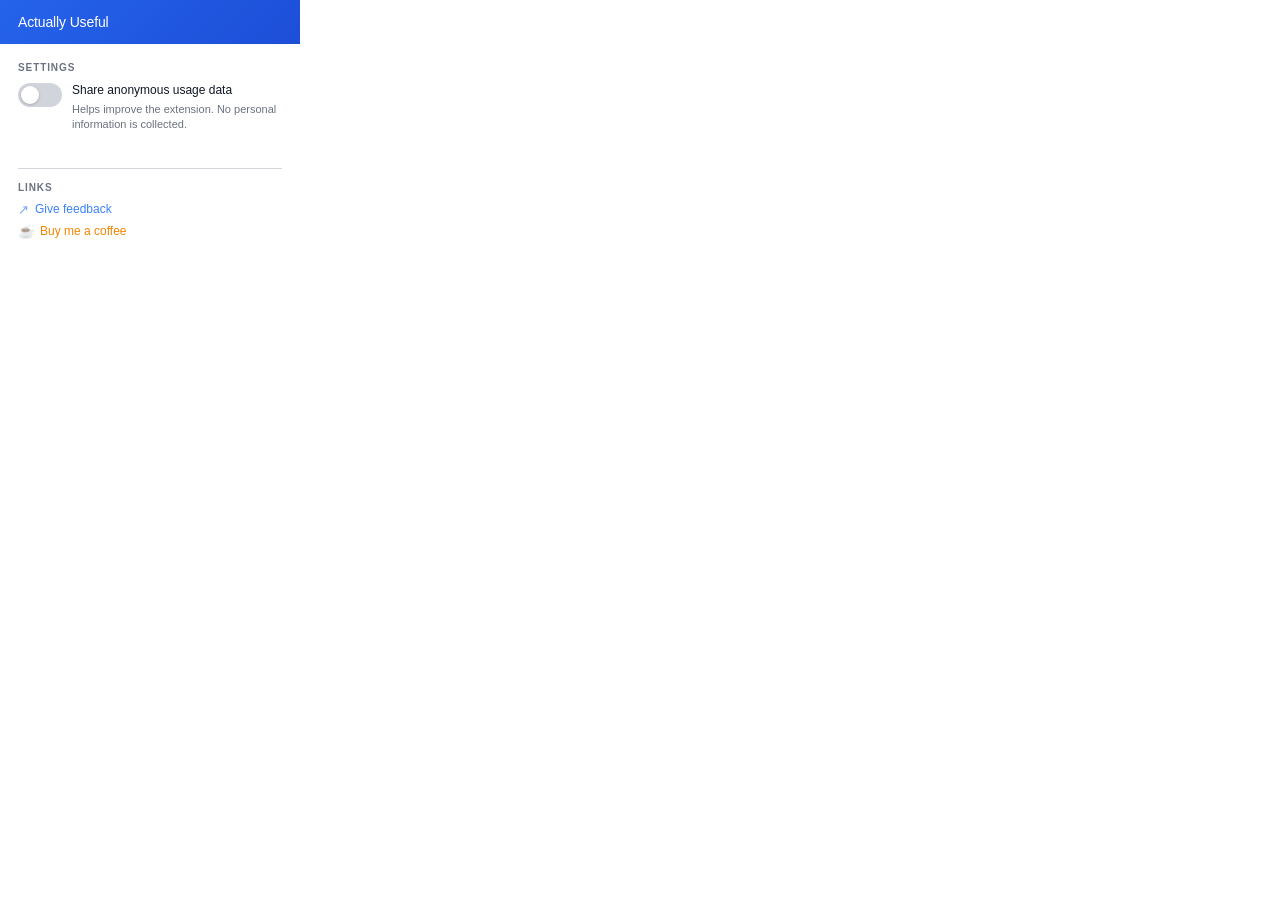
<file: extension/popup.html>
<!DOCTYPE html>
<html lang="en">
<head>
  <meta charset="UTF-8">
  <meta name="viewport" content="width=device-width, initial-scale=1.0">
  <title>Actually Useful</title>
  <style>
    *, *::before, *::after { box-sizing: border-box; margin: 0; padding: 0; }

    :root {
      --primary:    #2563eb;               /* blue-600 */
      --primary-d:  #1d4ed8;               /* blue-700 */
      --mid:        #3b82f6;               /* blue-500 — links */
      --surface:    #f9fafb;               /* gray-50 */
      --border:     #d1d5db;               /* gray-300 */
      --text:       #111827;               /* gray-900 */
      --muted:      #6b7280;               /* gray-500 */
      --saffron:    oklch(72% 0.18 62);    /* CTA / accent */
    }

    body {
      width: 300px;
      font-family: -apple-system, BlinkMacSystemFont, 'Segoe UI', Roboto, Arial, sans-serif;
      font-size: 13px;
      color: var(--text);
      background: #fff;
    }

    /* ─── HEADER ─── */
    #au-popup-header {
      background: linear-gradient(135deg, var(--primary) 0%, var(--primary-d) 100%);
      color: #fff;
      padding: 14px 18px;
      display: flex;
      align-items: center;
      justify-content: space-between;
    }

    #au-popup-header h1 {
      font-size: 14px;
      font-weight: 500;
      letter-spacing: -0.01em;
    }

    #au-popup-header span {
      font-size: 11px;
      color: rgba(255,255,255,0.5);
    }

    /* ─── BODY ─── */
    #au-popup-body {
      padding: 18px;
      background: #fff;
    }

    .au-section {
      margin-bottom: 14px;
    }

    .au-section:last-child {
      margin-bottom: 0;
    }

    .au-section-label {
      font-size: 10px;
      font-weight: 600;
      letter-spacing: 0.09em;
      text-transform: uppercase;
      color: var(--muted);
      margin-bottom: 9px;
    }

    /* ─── TOGGLE ROW ─── */
    .au-toggle-row {
      display: flex;
      align-items: flex-start;
      gap: 10px;
      cursor: pointer;
    }

    /* Custom toggle switch */
    .au-switch {
      position: relative;
      flex-shrink: 0;
      width: 44px;
      height: 24px;
      margin-top: 1px;
    }

    .au-switch input {
      opacity: 0;
      width: 0;
      height: 0;
      position: absolute;
    }

    .au-switch-track {
      position: absolute;
      inset: 0;
      background: var(--border);
      border-radius: 12px;
      transition: background 0.18s;
      cursor: pointer;
    }

    .au-switch-thumb {
      position: absolute;
      top: 3px;
      left: 3px;
      width: 18px;
      height: 18px;
      background: #fff;
      border-radius: 50%;
      box-shadow: 0 1px 3px rgba(0,0,0,0.2);
      transition: transform 0.18s;
    }

    .au-switch input:checked ~ .au-switch-track {
      background: var(--primary);
    }

    .au-switch input:checked ~ .au-switch-thumb {
      transform: translateX(20px);
    }

    .au-toggle-label {
      font-size: 12px;
      color: var(--text);
      line-height: 1.4;
    }

    .au-toggle-sub {
      font-size: 11px;
      color: var(--muted);
      margin-top: 3px;
      line-height: 1.4;
    }

    /* ─── DIVIDER ─── */
    .au-divider {
      height: 1px;
      background: var(--border);
      margin: 13px 0;
    }

    /* ─── LINKS ─── */
    .au-links {
      display: flex;
      flex-direction: column;
      gap: 7px;
    }

    .au-links a {
      font-size: 12px;
      color: var(--mid);
      text-decoration: none;
      display: flex;
      align-items: center;
      gap: 6px;
      transition: color 0.15s;
    }

    .au-links a:hover {
      color: var(--primary);
      text-decoration: underline;
    }

    .au-links a.au-cta {
      color: var(--saffron);
      font-weight: 500;
    }

    .au-links a.au-cta:hover {
      color: oklch(62% 0.19 62);
    }

    .au-link-icon {
      font-size: 13px;
      flex-shrink: 0;
      opacity: 0.7;
    }

    /* ─── STATUS ─── */
    #au-status {
      font-size: 11px;
      color: oklch(52% 0.16 145);
      min-height: 14px;
      margin-top: 7px;
    }
  </style>
</head>
<body>

  <div id="au-popup-header">
    <h1>Actually Useful</h1>
    <span id="au-version"></span>
  </div>

  <div id="au-popup-body">

    <div class="au-section">
      <div class="au-section-label">Settings</div>
      <label class="au-toggle-row">
        <div class="au-switch">
          <input type="checkbox" id="au-telemetry-toggle">
          <div class="au-switch-track"></div>
          <div class="au-switch-thumb"></div>
        </div>
        <div>
          <div class="au-toggle-label">Share anonymous usage data</div>
          <div class="au-toggle-sub">Helps improve the extension. No personal information is collected.</div>
        </div>
      </label>
      <div id="au-status"></div>
    </div>

    <div class="au-divider"></div>

    <div class="au-section">
      <div class="au-section-label">Links</div>
      <div class="au-links">
        <a href="https://forms.gle/J3AECVTDHWKDZZKE7" target="_blank">
          <span class="au-link-icon">↗</span> Give feedback
        </a>
        <a href="https://ko-fi.com/butactuallyuseful" target="_blank" class="au-cta">
          <span class="au-link-icon">☕</span> Buy me a coffee
        </a>
      </div>
    </div>

  </div>

  <script src="popup.js"></script>
</body>
</html>
</file>
